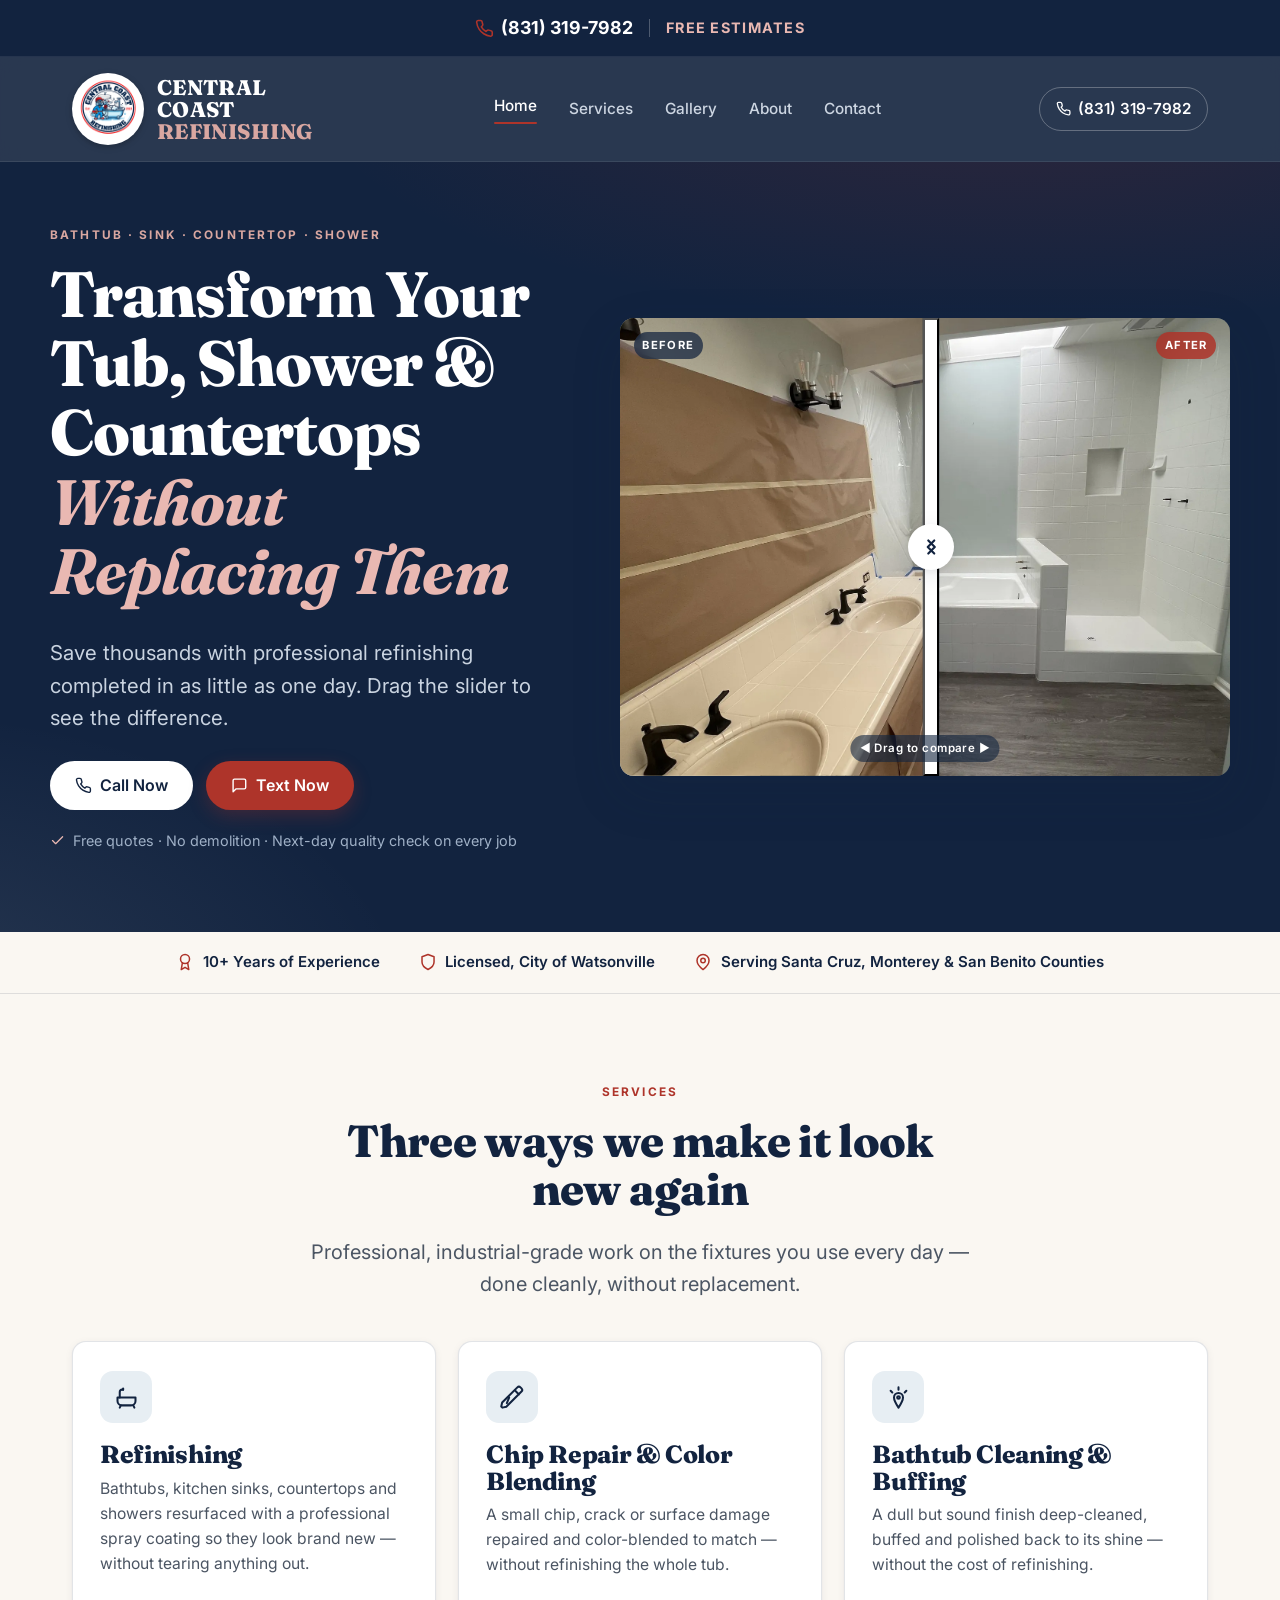
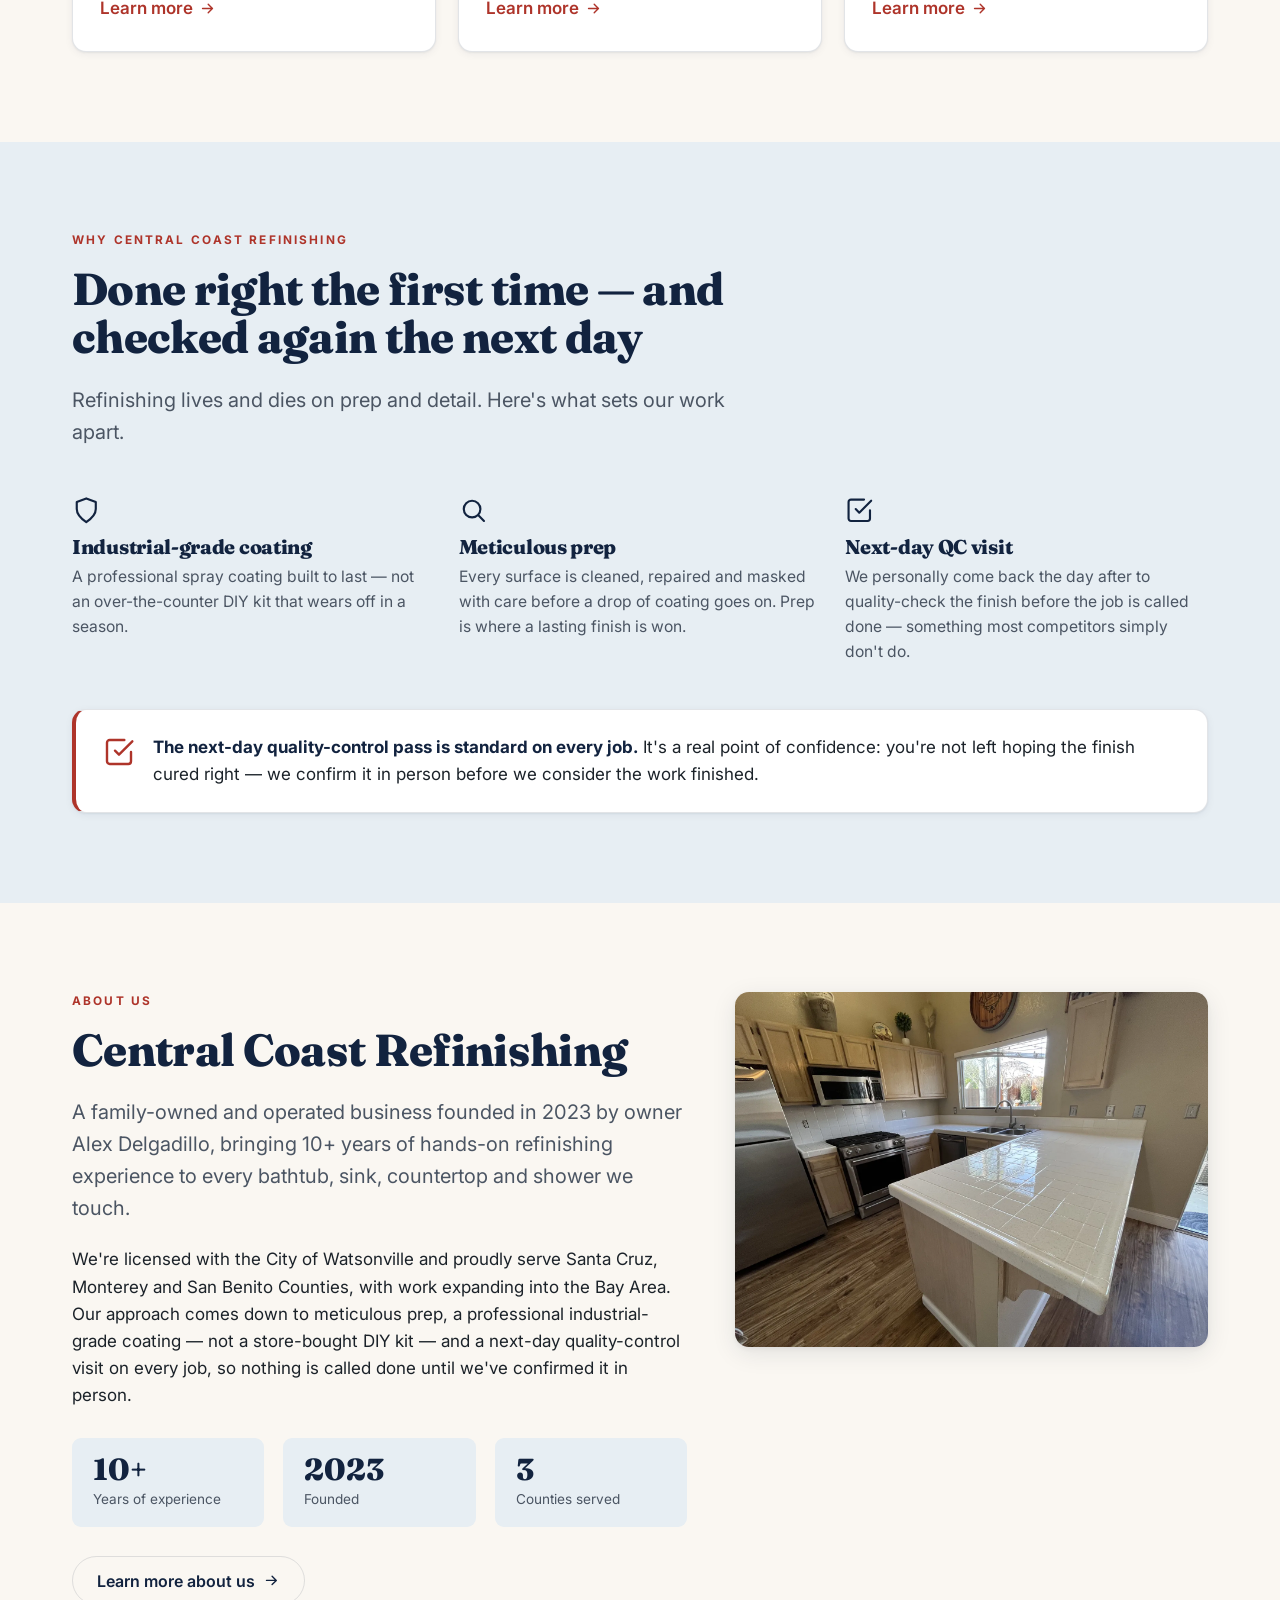
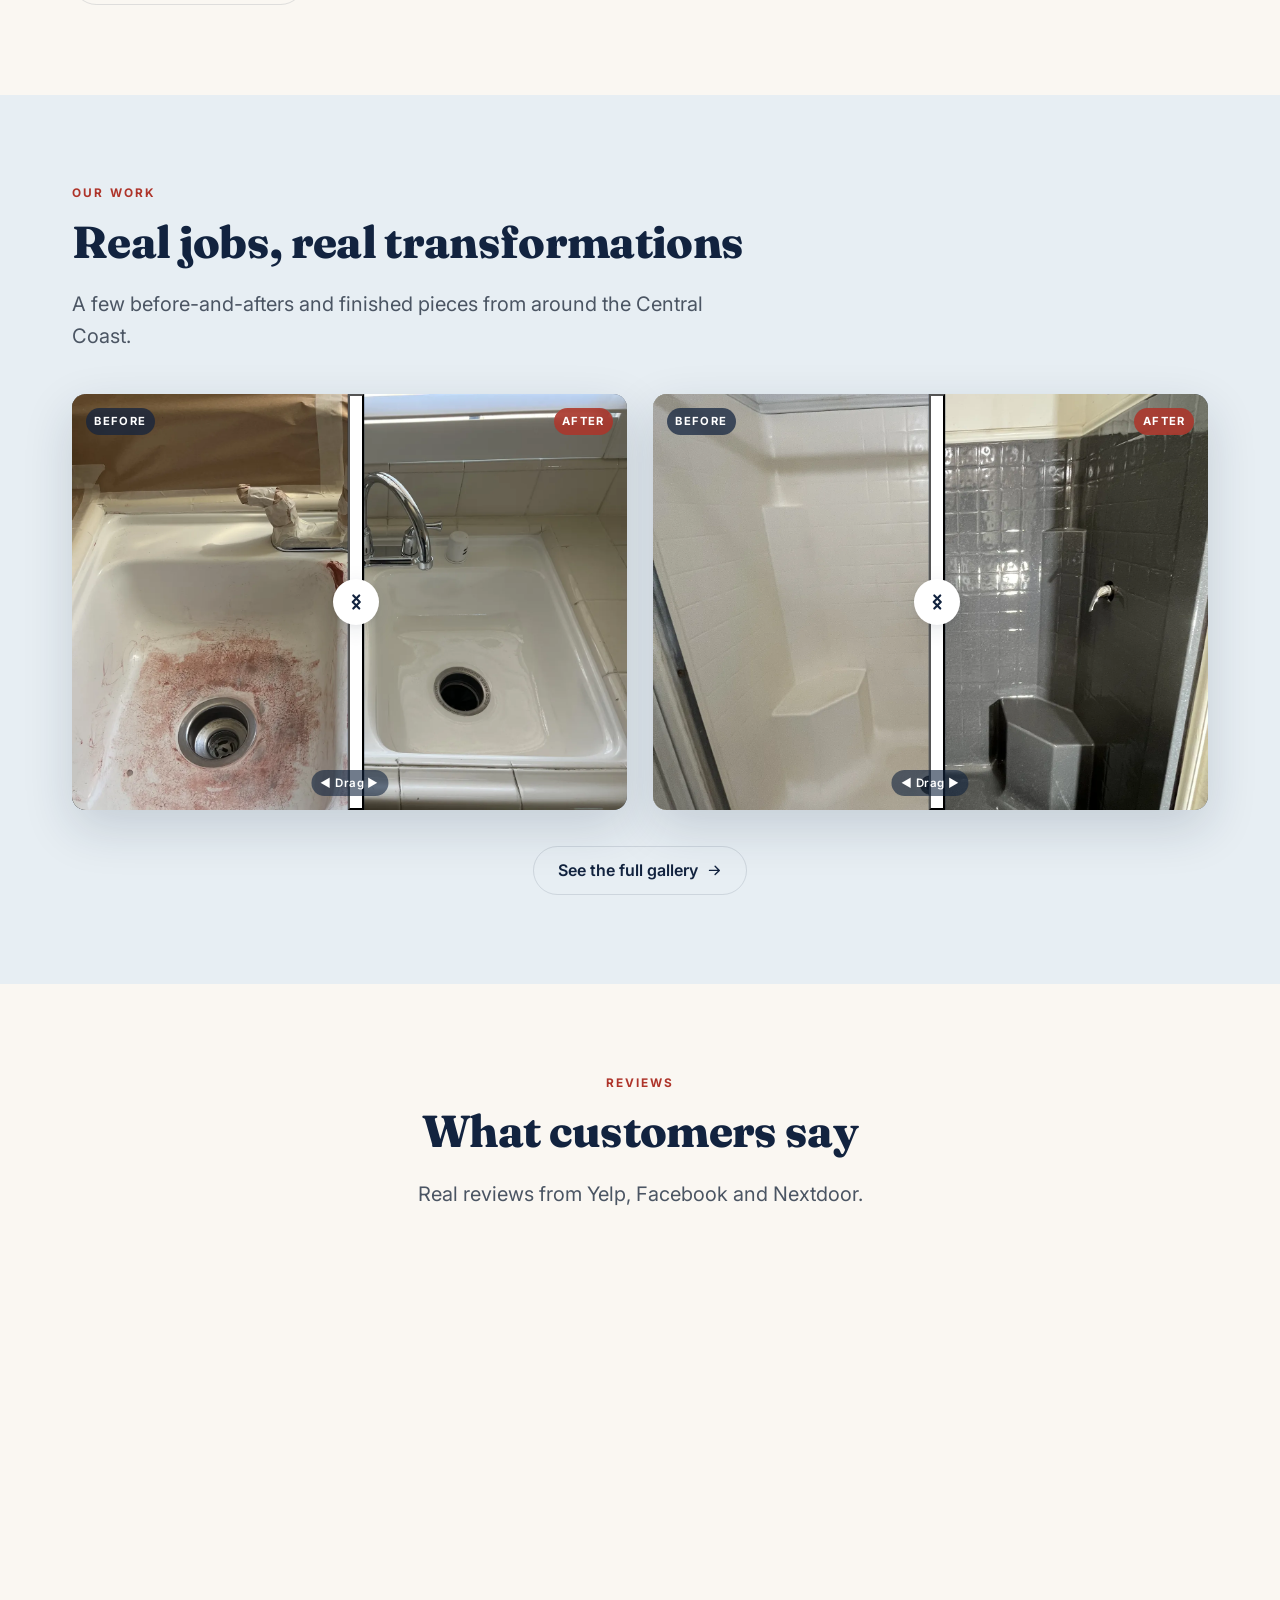
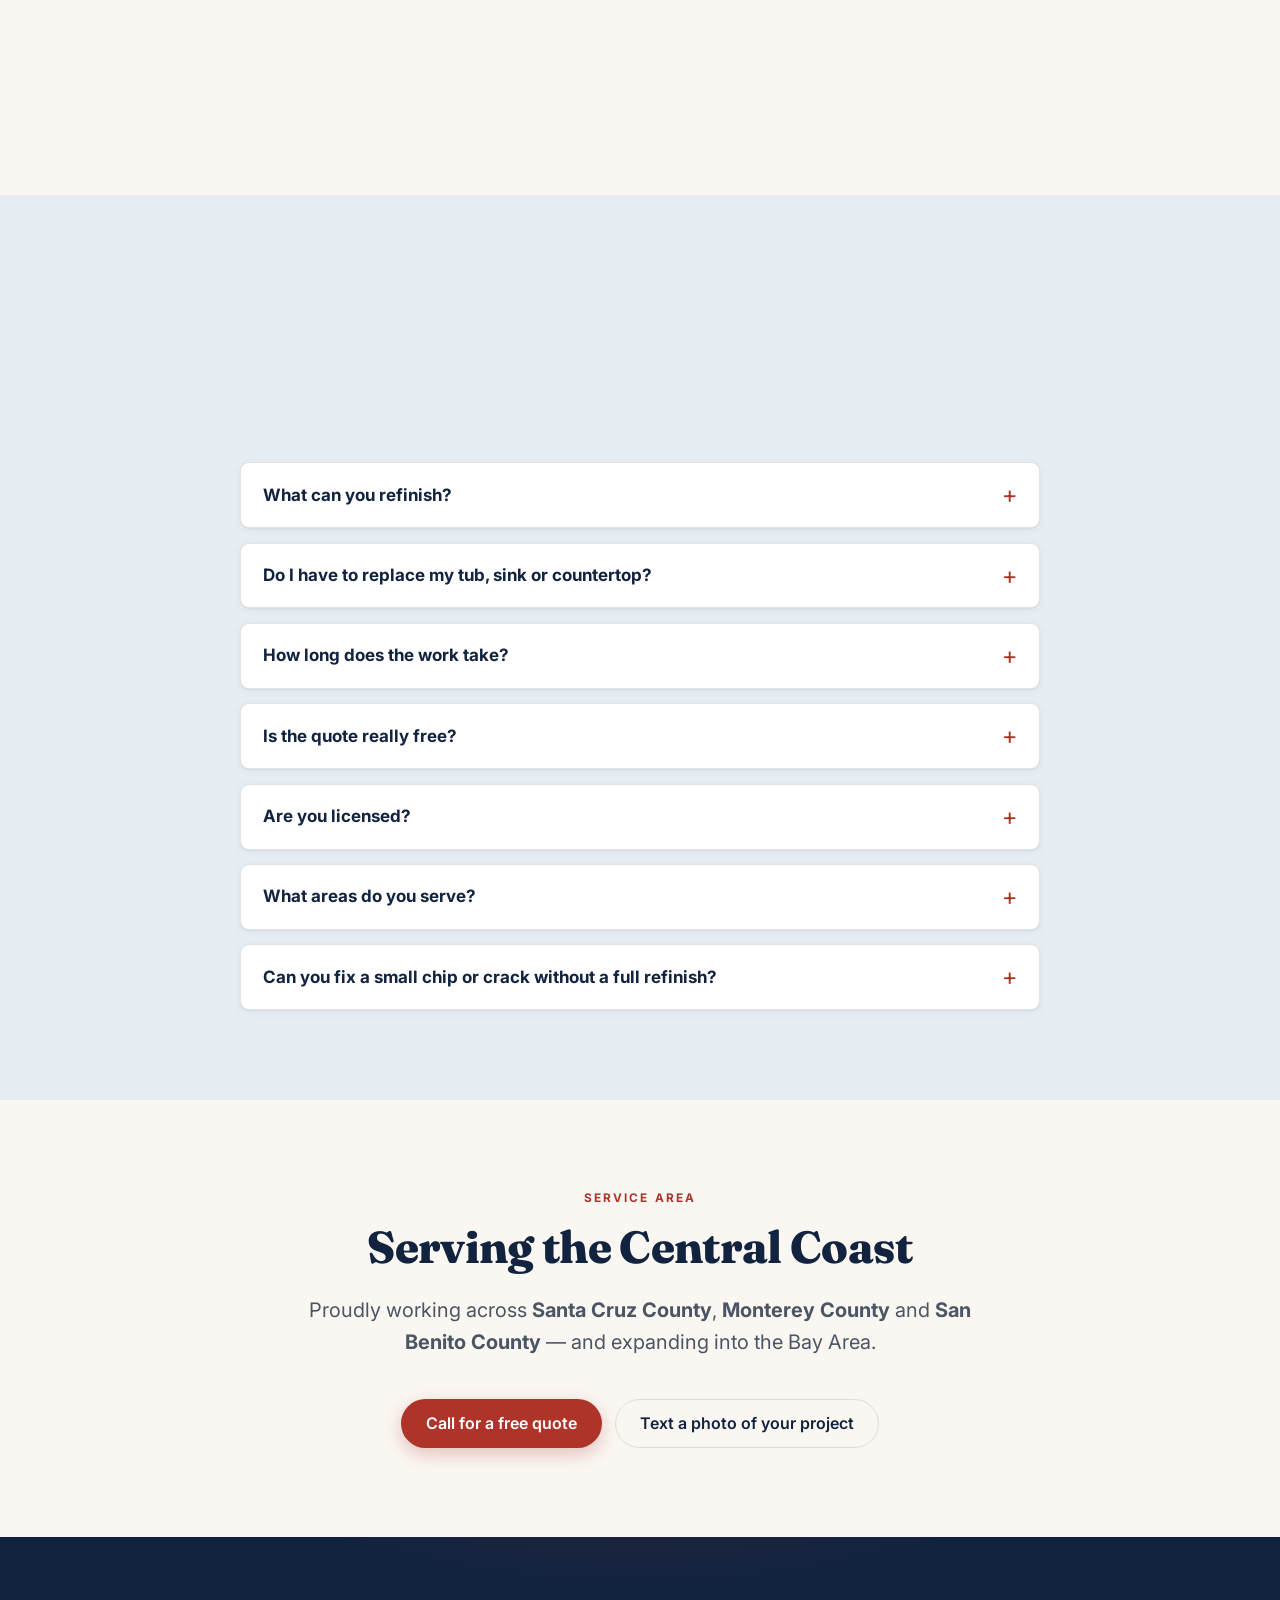
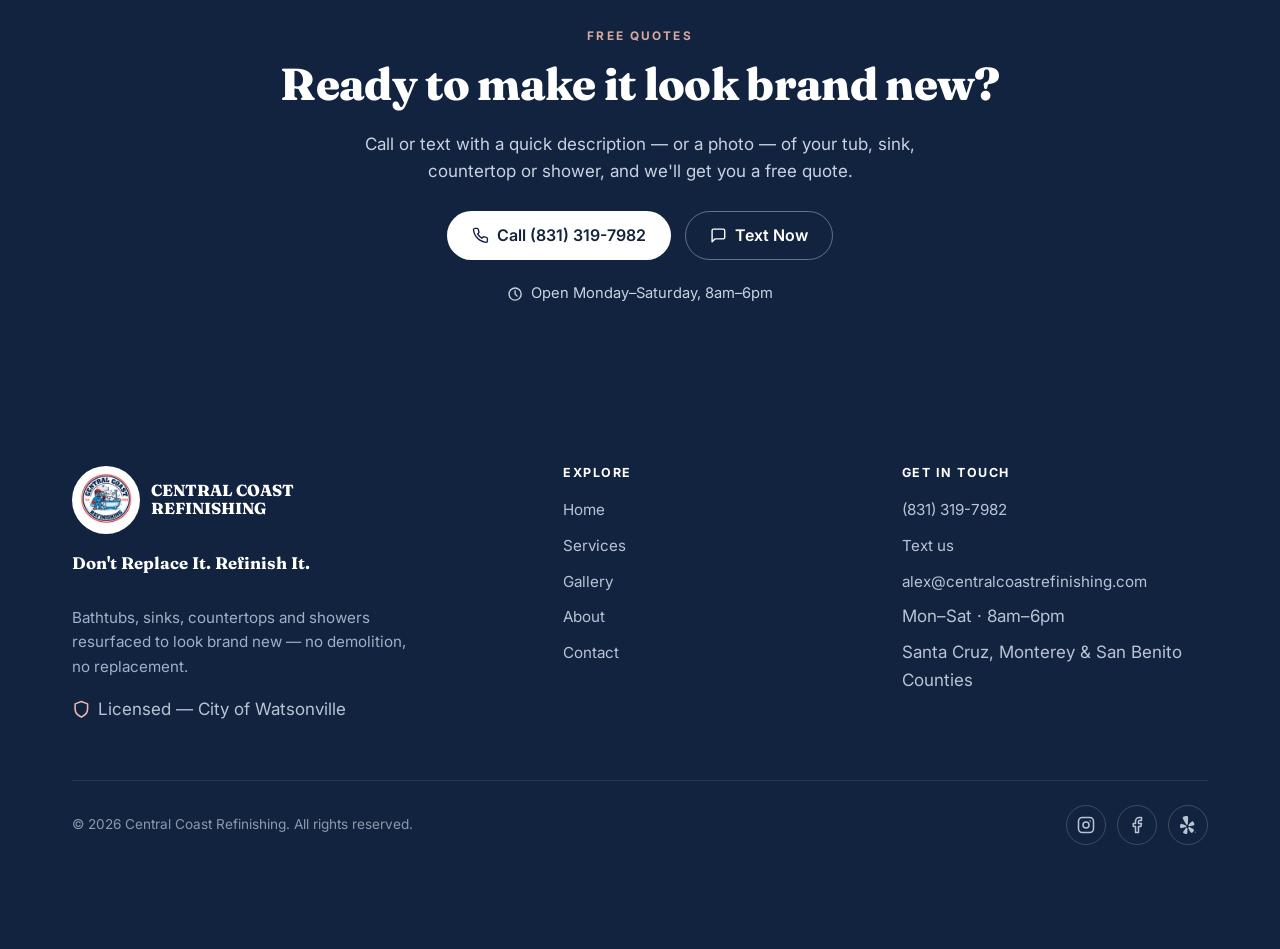
<file: index.html>
<!DOCTYPE html>
<html lang="en">
<head>
<meta charset="UTF-8">
<meta name="viewport" content="width=device-width, initial-scale=1">
<title>Central Coast Refinishing | Bathtub, Sink & Countertop Refinishing</title>
<meta name="description" content="Central Coast Refinishing resurfaces bathtubs, sinks, countertops and showers so they look brand new — no demolition, no replacement. Serving Santa Cruz, Monterey & San Benito Counties. Call or text for a free quote.">
<link rel="canonical" href="index.html">

<!-- Open Graph -->
<meta property="og:type" content="website">
<meta property="og:title" content="Central Coast Refinishing | Transform Your Tub, Shower &amp; Countertops Without Replacing Them">
<meta property="og:description" content="Bathtubs, sinks, countertops and showers resurfaced to look brand new — without the cost and mess of tearing them out. Serving Santa Cruz, Monterey & San Benito Counties.">
<meta property="og:image" content="images/og-image.jpg">
<meta name="twitter:card" content="summary_large_image">

<link rel="icon" href="favicon.ico" sizes="any">
<link rel="icon" type="image/png" href="images/logo/favicon-32.png" sizes="32x32">
<link rel="apple-touch-icon" href="apple-touch-icon.png">

<link rel="preconnect" href="https://fonts.googleapis.com">
<link rel="preconnect" href="https://fonts.gstatic.com" crossorigin>
<link href="https://fonts.googleapis.com/css2?family=Fraunces:opsz,wght@9..144,600;9..144,700;9..144,800;9..144,900&family=Inter:wght@400;500;600;700&display=swap" rel="stylesheet">
<link rel="stylesheet" href="css/style.css?v=9">
<noscript><style>.reveal{opacity:1;transform:none}</style></noscript>

<script type="application/ld+json">
{
  "@context": "https://schema.org",
  "@type": "LocalBusiness",
  "name": "Central Coast Refinishing",
  "description": "Bathtub, sink, countertop and shower refinishing, chip repair, and buff & polish. Fixtures resurfaced to look brand new without demolition or replacement.",
  "image": "images/og-image.jpg",
  "logo": "images/logo/logo.png",
  "telephone": "+1-831-319-7982",
  "email": "alex@centralcoastrefinishing.com",
  "url": "index.html",
  "founder": { "@type": "Person", "name": "Alex Delgadillo" },
  "foundingDate": "2023",
  "areaServed": [
    { "@type": "AdministrativeArea", "name": "Santa Cruz County, California" },
    { "@type": "AdministrativeArea", "name": "Monterey County, California" },
    { "@type": "AdministrativeArea", "name": "San Benito County, California" }
  ],
  "openingHoursSpecification": [{
    "@type": "OpeningHoursSpecification",
    "dayOfWeek": ["Monday","Tuesday","Wednesday","Thursday","Friday","Saturday"],
    "opens": "08:00", "closes": "18:00"
  }],
  "sameAs": [
    "https://www.instagram.com/centralcoast_refinishing/",
    "https://www.facebook.com/profile.php?id=61558514482755",
    "https://yelp.to/YThw_GFJgo"
  ]
}
</script>
<script type="application/ld+json">
{
  "@context": "https://schema.org",
  "@type": "FAQPage",
  "mainEntity": [
    {
      "@type": "Question",
      "name": "What can you refinish?",
      "acceptedAnswer": { "@type": "Answer", "text": "Bathtubs, kitchen sinks, countertops and showers. We also repair chips and cracks, and offer buff & polish for surfaces that just need a refresh rather than a full recoat." }
    },
    {
      "@type": "Question",
      "name": "Do I have to replace my tub, sink or countertop?",
      "acceptedAnswer": { "@type": "Answer", "text": "No. Refinishing resurfaces your existing fixture with a professional, industrial-grade coating so it looks brand new — without demolition or replacement." }
    },
    {
      "@type": "Question",
      "name": "How long does the work take?",
      "acceptedAnswer": { "@type": "Answer", "text": "Most jobs are completed in a single visit. We then return the next day for a hands-on quality-control check before calling the job done." }
    },
    {
      "@type": "Question",
      "name": "Is the quote really free?",
      "acceptedAnswer": { "@type": "Answer", "text": "Yes. Call or text a quick description, or a photo, of your project, and we'll give you a free, no-obligation quote." }
    },
    {
      "@type": "Question",
      "name": "Are you licensed?",
      "acceptedAnswer": { "@type": "Answer", "text": "Yes, Central Coast Refinishing is licensed with the City of Watsonville." }
    },
    {
      "@type": "Question",
      "name": "What areas do you serve?",
      "acceptedAnswer": { "@type": "Answer", "text": "Santa Cruz, Monterey and San Benito Counties, with work expanding into the Bay Area." }
    },
    {
      "@type": "Question",
      "name": "Can you fix a small chip or crack without a full refinish?",
      "acceptedAnswer": { "@type": "Answer", "text": "Yes, chip and crack repair is one of our core services, done on its own without recoating the whole fixture." }
    }
  ]
}
</script>
</head>
<body>

<!-- ============ TOP BAR ============ -->
<div class="topbar">
  <div class="wrap topbar__inner">
    <a class="topbar__phone" href="tel:+18313197982">
      <svg viewBox="0 0 24 24" fill="none" stroke="currentColor" stroke-width="2" stroke-linecap="round" stroke-linejoin="round" aria-hidden="true"><path d="M22 16.92v3a2 2 0 0 1-2.18 2 19.79 19.79 0 0 1-8.63-3.07 19.5 19.5 0 0 1-6-6 19.79 19.79 0 0 1-3.07-8.67A2 2 0 0 1 4.11 2h3a2 2 0 0 1 2 1.72c.13.96.36 1.9.7 2.81a2 2 0 0 1-.45 2.11L8.09 9.91a16 16 0 0 0 6 6l1.27-1.27a2 2 0 0 1 2.11-.45c.9.34 1.85.57 2.81.7A2 2 0 0 1 22 16.92z"/></svg>
      (831) 319-7982
    </a>
    <span class="topbar__divider" aria-hidden="true"></span>
    <span class="topbar__estimate">Free Estimates</span>
  </div>
</div>

<!-- ============ HEADER ============ -->
<header class="header" id="site-header">
  <div class="wrap header__inner">
    <a class="brand" href="index.html" aria-label="Central Coast Refinishing home">
      <picture><source srcset="images/logo/logo.webp" type="image/webp"><img class="brand__logo" src="images/logo/logo.png" alt="" width="72" height="72"></picture>
      <span class="brand__name">Central Coast <span>Refinishing</span></span>
    </a>
    <nav class="nav" aria-label="Primary">
      <a href="index.html" class="active" aria-current="page">Home</a>
      <a href="services.html">Services</a>
      <a href="gallery.html">Gallery</a>
      <a href="about.html">About</a>
      <a href="contact.html">Contact</a>
    </nav>
    <a class="header__phone" href="tel:+18313197982">
      <svg viewBox="0 0 24 24" fill="none" stroke="currentColor" stroke-width="2" stroke-linecap="round" stroke-linejoin="round" aria-hidden="true"><path d="M22 16.92v3a2 2 0 0 1-2.18 2 19.79 19.79 0 0 1-8.63-3.07 19.5 19.5 0 0 1-6-6 19.79 19.79 0 0 1-3.07-8.67A2 2 0 0 1 4.11 2h3a2 2 0 0 1 2 1.72c.13.96.36 1.9.7 2.81a2 2 0 0 1-.45 2.11L8.09 9.91a16 16 0 0 0 6 6l1.27-1.27a2 2 0 0 1 2.11-.45c.9.34 1.85.57 2.81.7A2 2 0 0 1 22 16.92z"/></svg>
      (831) 319-7982
    </a>
    <button class="nav-toggle" aria-label="Menu" aria-expanded="false" aria-controls="site-header">
      <span></span><span></span><span></span>
    </button>
  </div>
</header>

<main>

<!-- ============ HERO ============ -->
<section class="hero">
  <div class="wrap hero__grid">
    <div class="hero__copy">
      <span class="eyebrow on-navy">Bathtub · Sink · Countertop · Shower</span>
      <h1>Transform Your Tub, Shower &amp; Countertops <em>Without Replacing Them</em></h1>
      <p class="hero__sub">Save thousands with professional refinishing completed in as little as one day. Drag the slider to see the difference.</p>
      <div class="btn-row">
        <a class="btn btn--onnavy" href="tel:+18313197982">
          <svg viewBox="0 0 24 24" fill="none" stroke="currentColor" stroke-width="2" stroke-linecap="round" stroke-linejoin="round" aria-hidden="true"><path d="M22 16.92v3a2 2 0 0 1-2.18 2 19.79 19.79 0 0 1-8.63-3.07 19.5 19.5 0 0 1-6-6 19.79 19.79 0 0 1-3.07-8.67A2 2 0 0 1 4.11 2h3a2 2 0 0 1 2 1.72c.13.96.36 1.9.7 2.81a2 2 0 0 1-.45 2.11L8.09 9.91a16 16 0 0 0 6 6l1.27-1.27a2 2 0 0 1 2.11-.45c.9.34 1.85.57 2.81.7A2 2 0 0 1 22 16.92z"/></svg>
          Call Now
        </a>
        <a class="btn btn--primary" href="sms:+18313197982">
          <svg viewBox="0 0 24 24" fill="none" stroke="currentColor" stroke-width="2" stroke-linecap="round" stroke-linejoin="round" aria-hidden="true"><path d="M21 15a2 2 0 0 1-2 2H7l-4 4V5a2 2 0 0 1 2-2h14a2 2 0 0 1 2 2z"/></svg>
          Text Now
        </a>
      </div>
      <p class="hero__note">
        <svg viewBox="0 0 24 24" fill="none" stroke="currentColor" stroke-width="2" stroke-linecap="round" stroke-linejoin="round" aria-hidden="true"><path d="M20 6 9 17l-5-5"/></svg>
        Free quotes · No demolition · Next-day quality check on every job
      </p>
    </div>

    <div class="hero__media">
      <!-- Signature before/after reveal slider -->
      <div class="ba" data-ba>
        <picture><source srcset="images/before-after/bathroom-after.webp" type="image/webp"><img class="ba__img ba__after"
             src="images/before-after/bathroom-after.jpg"
             alt="A bathroom after refinishing — a bright white tub, refreshed vanity and refinished shower"></picture>
        <div class="ba__before-wrap">
          <picture><source srcset="images/before-after/bathroom-before.webp" type="image/webp"><img class="ba__img"
               src="images/before-after/bathroom-before.jpg"
               alt="The same bathroom before refinishing — dated fixtures and a worn vanity, masked off for the job"></picture>
        </div>
        <span class="ba__tag ba__tag--before">Before</span>
        <span class="ba__tag ba__tag--after">After</span>
        <button class="ba__handle" type="button" role="slider" aria-label="Reveal before and after"
                aria-valuemin="0" aria-valuemax="100" aria-valuenow="50">
          <span class="ba__knob">
            <svg viewBox="0 0 24 24" fill="none" stroke="currentColor" stroke-width="2" stroke-linecap="round" stroke-linejoin="round" aria-hidden="true"><path d="m15 18-6-6 6-6"/><path d="m9 6 6 6-6 6" transform="translate(0.5 0)"/></svg>
          </span>
        </button>
        <span class="ba__hint">◀ Drag to compare ▶</span>
      </div>
    </div>
  </div>
</section>

<!-- ============ TRUST STRIP ============ -->
<section class="trust">
  <div class="wrap trust__row">
    <span class="trust__item"><svg viewBox="0 0 24 24" fill="none" stroke="currentColor" stroke-width="2" stroke-linecap="round" stroke-linejoin="round" aria-hidden="true"><circle cx="12" cy="8" r="6"/><path d="M15.477 12.89 17 22l-5-3-5 3 1.523-9.11"/></svg> 10+ Years of Experience</span>
    <span class="trust__item"><svg viewBox="0 0 24 24" fill="none" stroke="currentColor" stroke-width="2" stroke-linecap="round" stroke-linejoin="round" aria-hidden="true"><path d="M12 22s8-4 8-10V5l-8-3-8 3v7c0 6 8 10 8 10z"/></svg> Licensed, City of Watsonville</span>
    <span class="trust__item"><svg viewBox="0 0 24 24" fill="none" stroke="currentColor" stroke-width="2" stroke-linecap="round" stroke-linejoin="round" aria-hidden="true"><path d="M20 10c0 6-8 12-8 12s-8-6-8-12a8 8 0 0 1 16 0z"/><circle cx="12" cy="10" r="3"/></svg> Serving Santa Cruz, Monterey &amp; San Benito Counties</span>
  </div>
</section>

<!-- ============ SERVICES OVERVIEW ============ -->
<section class="section" id="services">
  <div class="wrap">
    <div class="section-head center reveal">
      <span class="eyebrow">Services</span>
      <h2>Three ways we make it look new again</h2>
      <p class="lead">Professional, industrial-grade work on the fixtures you use every day — done cleanly, without replacement.</p>
    </div>
    <div class="grid-3">
      <article class="card reveal">
        <div class="card__icon"><svg viewBox="0 0 24 24" fill="none" stroke="currentColor" stroke-width="1.8" stroke-linecap="round" stroke-linejoin="round" aria-hidden="true"><path d="M4 12h16v3a4 4 0 0 1-4 4H8a4 4 0 0 1-4-4z"/><path d="M6 12V7a2 2 0 0 1 2-2h1"/><path d="M9 5V4"/><path d="M7 19l-1 2M18 19l1 2"/></svg></div>
        <h3>Refinishing</h3>
        <p>Bathtubs, kitchen sinks, countertops and showers resurfaced with a professional spray coating so they look brand new — without tearing anything out.</p>
        <a class="card__link" href="services.html#refinishing">Learn more <svg viewBox="0 0 24 24" fill="none" stroke="currentColor" stroke-width="2" stroke-linecap="round" stroke-linejoin="round" aria-hidden="true"><path d="M5 12h14M13 6l6 6-6 6"/></svg></a>
      </article>
      <article class="card reveal d1">
        <div class="card__icon"><svg viewBox="0 0 24 24" fill="none" stroke="currentColor" stroke-width="1.8" stroke-linecap="round" stroke-linejoin="round" aria-hidden="true"><path d="m14.7 6.3 3 3M3 21l3.5-.8L20 6.7a2 2 0 0 0 0-2.8l-.9-.9a2 2 0 0 0-2.8 0L2.8 16.5 2 20z"/><path d="M9 12l-2 5"/></svg></div>
        <h3>Chip Repair &amp; Color Blending</h3>
        <p>A small chip, crack or surface damage repaired and color-blended to match — without refinishing the whole tub.</p>
        <a class="card__link" href="services.html#chip-repair">Learn more <svg viewBox="0 0 24 24" fill="none" stroke="currentColor" stroke-width="2" stroke-linecap="round" stroke-linejoin="round" aria-hidden="true"><path d="M5 12h14M13 6l6 6-6 6"/></svg></a>
      </article>
      <article class="card reveal d2">
        <div class="card__icon"><svg viewBox="0 0 24 24" fill="none" stroke="currentColor" stroke-width="1.8" stroke-linecap="round" stroke-linejoin="round" aria-hidden="true"><path d="M12 3v2M5 6l1.5 1.5M19 6l-1.5 1.5"/><path d="M12 8a4 4 0 0 0-4 4c0 3 4 9 4 9s4-6 4-9a4 4 0 0 0-4-4z"/><circle cx="12" cy="12" r="1.2"/></svg></div>
        <h3>Bathtub Cleaning &amp; Buffing</h3>
        <p>A dull but sound finish deep-cleaned, buffed and polished back to its shine — without the cost of refinishing.</p>
        <a class="card__link" href="services.html#buff-polish">Learn more <svg viewBox="0 0 24 24" fill="none" stroke="currentColor" stroke-width="2" stroke-linecap="round" stroke-linejoin="round" aria-hidden="true"><path d="M5 12h14M13 6l6 6-6 6"/></svg></a>
      </article>
    </div>
  </div>
</section>

<!-- ============ WHY US ============ -->
<section class="section section--gloss">
  <div class="wrap">
    <div class="section-head reveal">
      <span class="eyebrow">Why Central Coast Refinishing</span>
      <h2>Done right the first time — and checked again the next day</h2>
      <p class="lead">Refinishing lives and dies on prep and detail. Here's what sets our work apart.</p>
    </div>
    <div class="why-grid">
      <div class="why-item reveal">
        <span class="why-item__num"><svg viewBox="0 0 24 24" fill="none" stroke="currentColor" stroke-width="1.8" stroke-linecap="round" stroke-linejoin="round" aria-hidden="true"><path d="M12 2 4 5v6c0 5 3.5 8 8 11 4.5-3 8-6 8-11V5z"/></svg></span>
        <h3>Industrial-grade coating</h3>
        <p>A professional spray coating built to last — not an over-the-counter DIY kit that wears off in a season.</p>
      </div>
      <div class="why-item reveal d1">
        <span class="why-item__num"><svg viewBox="0 0 24 24" fill="none" stroke="currentColor" stroke-width="1.8" stroke-linecap="round" stroke-linejoin="round" aria-hidden="true"><circle cx="11" cy="11" r="7"/><path d="m21 21-4.3-4.3"/></svg></span>
        <h3>Meticulous prep</h3>
        <p>Every surface is cleaned, repaired and masked with care before a drop of coating goes on. Prep is where a lasting finish is won.</p>
      </div>
      <div class="why-item reveal d2">
        <span class="why-item__num"><svg viewBox="0 0 24 24" fill="none" stroke="currentColor" stroke-width="1.8" stroke-linecap="round" stroke-linejoin="round" aria-hidden="true"><path d="M9 11l3 3L22 4"/><path d="M21 12v7a2 2 0 0 1-2 2H5a2 2 0 0 1-2-2V5a2 2 0 0 1 2-2h11"/></svg></span>
        <h3>Next-day QC visit</h3>
        <p>We personally come back the day after to quality-check the finish before the job is called done — something most competitors simply don't do.</p>
      </div>
    </div>
    <div class="qc-banner reveal">
      <svg viewBox="0 0 24 24" fill="none" stroke="currentColor" stroke-width="1.8" stroke-linecap="round" stroke-linejoin="round" aria-hidden="true"><path d="M9 11l3 3L22 4"/><path d="M21 12v7a2 2 0 0 1-2 2H5a2 2 0 0 1-2-2V5a2 2 0 0 1 2-2h11"/></svg>
      <p><strong>The next-day quality-control pass is standard on every job.</strong> It's a real point of confidence: you're not left hoping the finish cured right — we confirm it in person before we consider the work finished.</p>
    </div>
  </div>
</section>

<!-- ============ ABOUT US ============ -->
<section class="section" id="about-us">
  <div class="wrap about-grid">
    <div class="about-body reveal">
      <span class="eyebrow">About Us</span>
      <h2>Central Coast Refinishing</h2>
      <p class="lead">A family-owned and operated business founded in 2023 by owner Alex Delgadillo, bringing 10+ years of hands-on refinishing experience to every bathtub, sink, countertop and shower we touch.</p>
      <p>We're licensed with the City of Watsonville and proudly serve Santa Cruz, Monterey and San Benito Counties, with work expanding into the Bay Area. Our approach comes down to meticulous prep, a professional industrial-grade coating — not a store-bought DIY kit — and a next-day quality-control visit on every job, so nothing is called done until we've confirmed it in person.</p>
      <div class="stat-row">
        <div class="stat"><div class="stat__n">10+</div><div class="stat__l">Years of experience</div></div>
        <div class="stat"><div class="stat__n">2023</div><div class="stat__l">Founded</div></div>
        <div class="stat"><div class="stat__n">3</div><div class="stat__l">Counties served</div></div>
      </div>
      <div class="btn-row" style="margin-top:0.4rem">
        <a class="btn btn--ghost" href="about.html">Learn more about us <svg viewBox="0 0 24 24" fill="none" stroke="currentColor" stroke-width="2" stroke-linecap="round" stroke-linejoin="round" aria-hidden="true"><path d="M5 12h14M13 6l6 6-6 6"/></svg></a>
      </div>
    </div>
    <aside class="about-media reveal d1">
      <picture><source srcset="images/gallery/gallery-09.webp" type="image/webp"><img src="images/gallery/gallery-09.jpg" alt="Refinished white kitchen island and counters with stainless appliances" loading="lazy" width="1600" height="1200"></picture>
    </aside>
  </div>
</section>

<!-- ============ GALLERY TEASER ============ -->
<section class="section section--gloss">
  <div class="wrap">
    <div class="section-head reveal">
      <span class="eyebrow">Our Work</span>
      <h2>Real jobs, real transformations</h2>
      <p class="lead">A few before-and-afters and finished pieces from around the Central Coast.</p>
    </div>
    <div class="ba-grid reveal">
      <div class="ba-card">
        <div class="ba" data-ba>
          <picture><source srcset="images/before-after/sink-red-after.webp" type="image/webp"><img class="ba__img ba__after" src="images/before-after/sink-red-after.jpg" alt="A double kitchen sink after refinishing — bright, spotless white"></picture>
          <div class="ba__before-wrap">
            <picture><source srcset="images/before-after/sink-red-before.webp" type="image/webp"><img class="ba__img" src="images/before-after/sink-red-before.jpg" alt="The same double kitchen sink before refinishing — stained with heavy rust"></picture>
          </div>
          <span class="ba__tag ba__tag--before">Before</span>
          <span class="ba__tag ba__tag--after">After</span>
          <button class="ba__handle" type="button" role="slider" aria-label="Reveal before and after" aria-valuemin="0" aria-valuemax="100" aria-valuenow="50"><span class="ba__knob"><svg viewBox="0 0 24 24" fill="none" stroke="currentColor" stroke-width="2" stroke-linecap="round" stroke-linejoin="round" aria-hidden="true"><path d="m15 18-6-6 6-6"/><path d="m9 6 6 6-6 6" transform="translate(0.5 0)"/></svg></span></button>
          <span class="ba__hint">◀ Drag ▶</span>
        </div>
      </div>
      <div class="ba-card">
        <div class="ba" data-ba>
          <picture><source srcset="images/before-after/shower-white-after.webp" type="image/webp"><img class="ba__img ba__after" src="images/before-after/shower-white-after.jpg" alt="A fiberglass shower stall after refinishing in a modern charcoal-grey finish"></picture>
          <div class="ba__before-wrap">
            <picture><source srcset="images/before-after/shower-white-before.webp" type="image/webp"><img class="ba__img" src="images/before-after/shower-white-before.jpg" alt="The same fiberglass shower stall before refinishing — dated and worn"></picture>
          </div>
          <span class="ba__tag ba__tag--before">Before</span>
          <span class="ba__tag ba__tag--after">After</span>
          <button class="ba__handle" type="button" role="slider" aria-label="Reveal before and after" aria-valuemin="0" aria-valuemax="100" aria-valuenow="50"><span class="ba__knob"><svg viewBox="0 0 24 24" fill="none" stroke="currentColor" stroke-width="2" stroke-linecap="round" stroke-linejoin="round" aria-hidden="true"><path d="m15 18-6-6 6-6"/><path d="m9 6 6 6-6 6" transform="translate(0.5 0)"/></svg></span></button>
          <span class="ba__hint">◀ Drag ▶</span>
        </div>
      </div>
    </div>
    <div class="btn-row center reveal" style="margin-top:2.2rem">
      <a class="btn btn--ghost" href="gallery.html">See the full gallery <svg viewBox="0 0 24 24" fill="none" stroke="currentColor" stroke-width="2" stroke-linecap="round" stroke-linejoin="round" aria-hidden="true"><path d="M5 12h14M13 6l6 6-6 6"/></svg></a>
    </div>
  </div>
</section>

<!-- ============ TESTIMONIALS ============ -->
<section class="section">
  <div class="wrap">
    <div class="section-head center reveal">
      <span class="eyebrow">Reviews</span>
      <h2>What customers say</h2>
      <p class="lead">Real reviews from Yelp, Facebook and Nextdoor.</p>
    </div>
    <div class="testi-track-wrap reveal">
      <div class="testi-track">
        <figure class="testi"><div class="testi__stars" aria-label="5 out of 5 stars">★★★★★</div><blockquote class="testi__quote">"This is the company you want to hire. Alex is professional and very thorough — someone you feel comfortable inviting into your home. He repaired hairline cracks in my shower and got the finish exactly how I'd envisioned it."</blockquote><figcaption class="testi__by">Christyn A. <span class="testi__src">· Yelp</span></figcaption></figure>
        <figure class="testi"><div class="testi__stars" aria-label="5 out of 5 stars">★★★★★</div><blockquote class="testi__quote">"Alex is so easy to work with — responsible, reasonable, and gets the job done right. He's redone bathtubs in 22 of my rental units over the years, and they still look beautiful."</blockquote><figcaption class="testi__by">Sandra M. <span class="testi__src">· Yelp</span></figcaption></figure>
        <figure class="testi"><div class="testi__stars" aria-label="5 out of 5 stars">★★★★★</div><blockquote class="testi__quote">"Alex refinished both my bathtub and my fireplace — went from drab to beautiful. Amazing work, very professional, courteous, and a strong work ethic."</blockquote><figcaption class="testi__by">Deb S. <span class="testi__src">· Yelp</span></figcaption></figure>
        <figure class="testi"><div class="testi__stars" aria-label="5 stars">★★★★★</div><blockquote class="testi__quote">"Alex repaired and repainted my cracked bathroom vanity sink — it looks better than new. He was courteous, quiet, and detail-oriented from start to finish, and even matched the paint to my Kohler tub."</blockquote><figcaption class="testi__by">Thomas <span class="testi__src">· Facebook</span></figcaption></figure>
        <figure class="testi"><div class="testi__stars" aria-label="5 stars">★★★★★</div><blockquote class="testi__quote">"Just had a forty-year-old shower pan refinished by Alex — so much more affordable than replacement, and it turned out beautiful and like new. A real craftsman who's easy to work with."</blockquote><figcaption class="testi__by">Sunny Mesa <span class="testi__src">· Facebook</span></figcaption></figure>
        <figure class="testi"><div class="testi__stars" aria-label="5 stars">★★★★★</div><blockquote class="testi__quote">"Our old fiberglass shower insert from the '70s looked brand new after Alex refinished it — we are so happy with the results."</blockquote><figcaption class="testi__by">Corralitos <span class="testi__src">· Nextdoor</span></figcaption></figure>
        <figure class="testi"><div class="testi__stars" aria-label="5 stars">★★★★★</div><blockquote class="testi__quote">"Alex did a great job on my bathroom — it looks so fresh and new. Very professional, courteous, and accommodating."</blockquote><figcaption class="testi__by">Royal Oaks <span class="testi__src">· Nextdoor</span></figcaption></figure>
        <figure class="testi"><div class="testi__stars" aria-label="5 stars">★★★★★</div><blockquote class="testi__quote">"Our fireplace looked dull and dated — it now looks fresh, clean, and fantastic. Alex is a true professional."</blockquote><figcaption class="testi__by">Facebook review <span class="testi__src">· Facebook</span></figcaption></figure>
      </div>
      <div class="testi-nav">
        <button type="button" data-testi-prev aria-label="Previous reviews"><svg viewBox="0 0 24 24" fill="none" stroke="currentColor" stroke-width="2" stroke-linecap="round" stroke-linejoin="round" aria-hidden="true"><path d="m15 18-6-6 6-6"/></svg></button>
        <button type="button" data-testi-next aria-label="More reviews"><svg viewBox="0 0 24 24" fill="none" stroke="currentColor" stroke-width="2" stroke-linecap="round" stroke-linejoin="round" aria-hidden="true"><path d="m9 18 6-6-6-6"/></svg></button>
      </div>
    </div>
  </div>
</section>

<!-- ============ FAQ ============ -->
<section class="section section--gloss">
  <div class="wrap">
    <div class="section-head center reveal">
      <span class="eyebrow">FAQ</span>
      <h2>Frequently asked questions</h2>
      <p class="lead">Everything people usually ask before they call or text.</p>
    </div>
    <div class="faq-list reveal">
      <details class="faq-item">
        <summary>What can you refinish?</summary>
        <p>Bathtubs, kitchen sinks, countertops and showers. We also repair chips and cracks, and offer buff &amp; polish for surfaces that just need a refresh rather than a full recoat.</p>
      </details>
      <details class="faq-item">
        <summary>Do I have to replace my tub, sink or countertop?</summary>
        <p>No. Refinishing resurfaces your existing fixture with a professional, industrial-grade coating so it looks brand new — without demolition or replacement.</p>
      </details>
      <details class="faq-item">
        <summary>How long does the work take?</summary>
        <p>Most jobs are completed in a single visit. We then return the next day for a hands-on quality-control check before calling the job done.</p>
      </details>
      <details class="faq-item">
        <summary>Is the quote really free?</summary>
        <p>Yes. Call or text a quick description — or a photo — of your project, and we'll give you a free, no-obligation quote.</p>
      </details>
      <details class="faq-item">
        <summary>Are you licensed?</summary>
        <p>Yes, Central Coast Refinishing is licensed with the City of Watsonville.</p>
      </details>
      <details class="faq-item">
        <summary>What areas do you serve?</summary>
        <p>Santa Cruz, Monterey and San Benito Counties, with work expanding into the Bay Area.</p>
      </details>
      <details class="faq-item">
        <summary>Can you fix a small chip or crack without a full refinish?</summary>
        <p>Yes — chip and crack repair is one of our core services, done on its own without recoating the whole fixture.</p>
      </details>
    </div>
  </div>
</section>

<!-- ============ SERVICE AREA ============ -->
<section class="section">
  <div class="wrap center">
    <div class="section-head center reveal">
      <span class="eyebrow">Service Area</span>
      <h2>Serving the Central Coast</h2>
      <p class="lead">Proudly working across <strong>Santa Cruz County</strong>, <strong>Monterey County</strong> and <strong>San Benito County</strong> — and expanding into the Bay Area.</p>
    </div>
    <div class="btn-row center reveal">
      <a class="btn btn--primary" href="tel:+18313197982">Call for a free quote</a>
      <a class="btn btn--ghost" href="sms:+18313197982">Text a photo of your project</a>
    </div>
  </div>
</section>

<!-- ============ CLOSING CTA ============ -->
<section class="section cta-band">
  <div class="wrap reveal">
    <span class="eyebrow on-navy">Free Quotes</span>
    <h2>Ready to make it look brand new?</h2>
    <p>Call or text with a quick description — or a photo — of your tub, sink, countertop or shower, and we'll get you a free quote.</p>
    <div class="btn-row center" style="margin-top:1.6rem">
      <a class="btn btn--onnavy" href="tel:+18313197982"><svg viewBox="0 0 24 24" fill="none" stroke="currentColor" stroke-width="2" stroke-linecap="round" stroke-linejoin="round" aria-hidden="true"><path d="M22 16.92v3a2 2 0 0 1-2.18 2 19.79 19.79 0 0 1-8.63-3.07 19.5 19.5 0 0 1-6-6 19.79 19.79 0 0 1-3.07-8.67A2 2 0 0 1 4.11 2h3a2 2 0 0 1 2 1.72c.13.96.36 1.9.7 2.81a2 2 0 0 1-.45 2.11L8.09 9.91a16 16 0 0 0 6 6l1.27-1.27a2 2 0 0 1 2.11-.45c.9.34 1.85.57 2.81.7A2 2 0 0 1 22 16.92z"/></svg> Call (831) 319-7982</a>
      <a class="btn btn--onnavy-ghost" href="sms:+18313197982"><svg viewBox="0 0 24 24" fill="none" stroke="currentColor" stroke-width="2" stroke-linecap="round" stroke-linejoin="round" aria-hidden="true"><path d="M21 15a2 2 0 0 1-2 2H7l-4 4V5a2 2 0 0 1 2-2h14a2 2 0 0 1 2 2z"/></svg> Text Now</a>
    </div>
    <p class="cta-band__hours"><svg viewBox="0 0 24 24" fill="none" stroke="currentColor" stroke-width="2" stroke-linecap="round" stroke-linejoin="round" aria-hidden="true"><circle cx="12" cy="12" r="9"/><path d="M12 7v5l3 3"/></svg> Open Monday–Saturday, 8am–6pm</p>
  </div>
</section>

</main>

<!-- ============ FOOTER ============ -->
<footer class="footer">
  <div class="wrap">
    <div class="footer__grid">
      <div>
        <div class="footer__brand">
          <picture><source srcset="images/logo/logo.webp" type="image/webp"><img src="images/logo/logo.png" alt="Central Coast Refinishing logo" width="68" height="68"></picture>
          <span>Central Coast Refinishing</span>
        </div>
        <p class="footer__tag"><strong>Don't Replace It. Refinish It.</strong><br>Bathtubs, sinks, countertops and showers resurfaced to look brand new — no demolition, no replacement.</p>
        <p class="footer__license"><svg viewBox="0 0 24 24" fill="none" stroke="currentColor" stroke-width="2" stroke-linecap="round" stroke-linejoin="round" aria-hidden="true"><path d="M12 22s8-4 8-10V5l-8-3-8 3v7c0 6 8 10 8 10z"/></svg> Licensed — City of Watsonville</p>
      </div>
      <div>
        <h4>Explore</h4>
        <ul>
          <li><a href="index.html">Home</a></li>
          <li><a href="services.html">Services</a></li>
          <li><a href="gallery.html">Gallery</a></li>
          <li><a href="about.html">About</a></li>
          <li><a href="contact.html">Contact</a></li>
        </ul>
      </div>
      <div>
        <h4>Get in touch</h4>
        <ul>
          <li><a href="tel:+18313197982">(831) 319-7982</a></li>
          <li><a href="sms:+18313197982">Text us</a></li>
          <li><a href="mailto:alex@centralcoastrefinishing.com">alex@centralcoastrefinishing.com</a></li>
          <li>Mon–Sat · 8am–6pm</li>
          <li>Santa Cruz, Monterey &amp; San Benito Counties</li>
        </ul>
      </div>
    </div>
    <div class="footer__meta">
      <span>© <span data-year>2026</span> Central Coast Refinishing. All rights reserved.</span>
      <span class="footer__social">
        <a href="https://www.instagram.com/centralcoast_refinishing/" target="_blank" rel="noopener" aria-label="Instagram"><svg viewBox="0 0 24 24" fill="none" stroke="currentColor" stroke-width="2" stroke-linecap="round" stroke-linejoin="round" aria-hidden="true"><rect x="2" y="2" width="20" height="20" rx="5"/><circle cx="12" cy="12" r="4"/><circle cx="17.5" cy="6.5" r="1" fill="currentColor" stroke="none"/></svg></a>
        <a href="https://www.facebook.com/profile.php?id=61558514482755" target="_blank" rel="noopener" aria-label="Facebook"><svg viewBox="0 0 24 24" fill="none" stroke="currentColor" stroke-width="2" stroke-linecap="round" stroke-linejoin="round" aria-hidden="true"><path d="M18 2h-3a5 5 0 0 0-5 5v3H7v4h3v8h4v-8h3l1-4h-4V7a1 1 0 0 1 1-1h3z"/></svg></a>
        <a href="https://yelp.to/YThw_GFJgo" target="_blank" rel="noopener" aria-label="Yelp"><svg viewBox="0 0 24 24" fill="currentColor" aria-hidden="true"><path d="m7.6885 15.1415-3.6715.8483c-.3769.0871-.755.183-1.1452.155-.2611-.0188-.5122-.0414-.7606-.213a1.179 1.179 0 0 1-.331-.3594c-.3486-.5519-.3656-1.3661-.3697-2.0004a6.2874 6.2874 0 0 1 .3314-2.0642 1.857 1.857 0 0 1 .1073-.2474 2.3426 2.3426 0 0 1 .1255-.2165 2.4572 2.4572 0 0 1 .1563-.1975 1.1736 1.1736 0 0 1 .399-.2831 1.082 1.082 0 0 1 .4592-.0837c.2355.0016.5139.052.91.1734.0555.0191.1237.0382.1856.0572.3277.1013.7048.2404 1.1499.3987.6863.2404 1.3663.487 2.0463.7397l1.2117.4423c.2217.0807.4363.18.6412.297.174.0984.3273.2298.4512.387a1.217 1.217 0 0 1 .192.4309 1.2205 1.2205 0 0 1-.872 1.4522c-.0468.0151-.0852.0239-.1085.0293l-1.105.2553-.0031-.001zM18.8208 7.565a1.8506 1.8506 0 0 0-.2042-.1754 2.4082 2.4082 0 0 0-.2077-.1394 2.3607 2.3607 0 0 0-.2269-.109 1.1705 1.1705 0 0 0-.482-.0796 1.0862 1.0862 0 0 0-.4498.1263c-.2107.1048-.4388.2732-.742.5551-.042.0417-.0947.0886-.142.133-.2502.2351-.5286.5252-.8599.863a114.6363 114.6363 0 0 0-1.5166 1.5629l-.8962.9293a4.1897 4.1897 0 0 0-.4466.5483 1.541 1.541 0 0 0-.2364.5459 1.2199 1.2199 0 0 0 .0107.4518l.0046.02a1.218 1.218 0 0 0 1.4184.923 1.162 1.162 0 0 0 .1105-.0213l4.7781-1.104c.3766-.087.7587-.1667 1.097-.3631.2269-.1316.4428-.262.5909-.5252a1.1793 1.1793 0 0 0 .1405-.4683c.0733-.6512-.2668-1.3908-.5403-1.963a6.2792 6.2792 0 0 0-1.2001-1.7103zM8.9703.0754a8.6724 8.6724 0 0 0-.83.1564c-.2754.066-.548.1383-.8146.2236-.868.2844-2.0884.8063-2.295 1.8065-.1165.5655.1595 1.1439.3737 1.66.2595.6254.614 1.1889.9373 1.7777.8543 1.5545 1.7245 3.0993 2.5922 4.6457.259.4617.5416 1.0464 1.043 1.2856a1.058 1.058 0 0 0 .1013.0383c.2248.0851.4699.1016.7041.0471a4.3015 4.3015 0 0 0 .0418-.0097 1.2136 1.2136 0 0 0 .5658-.3397 1.1033 1.1033 0 0 0 .079-.0822c.3463-.435.3454-1.0833.3764-1.6134.1042-1.771.2139-3.5423.3009-5.3142.0332-.6712.1055-1.3333.0655-2.0096-.0328-.5579-.0368-1.1984-.3891-1.6563-.6218-.8073-1.9476-.741-2.8523-.6158zm2.084 15.9505a1.1053 1.1053 0 0 0-1.2306-.4145 1.1398 1.1398 0 0 0-.1526.0633 1.4806 1.4806 0 0 0-.2171.1354c-.1992.1475-.3668.3392-.5196.5315-.0386.049-.074.1143-.12.1562l-.7686 1.0573a113.9168 113.9168 0 0 0-1.2913 1.789c-.278.3895-.5184.7184-.7083 1.0094-.036.0547-.0734.116-.1075.1647-.2277.3522-.3566.6092-.4228.8381a1.0945 1.0945 0 0 0-.046.4721c.0211.1655.0768.3246.1635.467.046.0715.0957.1406.1487.207a2.334 2.334 0 0 0 .1754.1825 1.843 1.843 0 0 0 .2108.1732c.5304.369 1.1112.6342 1.722.8391a6.0958 6.0958 0 0 0 1.5716.3004c.091.0046.1821.0025.2728-.006a2.3878 2.3878 0 0 0 .2506-.0351 2.3862 2.3862 0 0 0 .2447-.071 1.1927 1.1927 0 0 0 .4175-.2658c.1127-.113.1994-.249.2541-.3989.0889-.2214.1473-.5026.1857-.92.0034-.0593.0118-.1305.0177-.1958.0304-.3463.0443-.7531.0666-1.2315.0375-.7357.067-1.4681.0903-2.2026 0 0 .0495-1.3053.0494-1.306.0113-.3008.002-.6342-.0814-.9336a1.396 1.396 0 0 0-.1756-.4054zm8.6754 2.0439c-.1605-.176-.3878-.3514-.7462-.5682-.0518-.0288-.1124-.0674-.1684-.1009-.2985-.1795-.658-.3684-1.078-.5965a120.7615 120.7615 0 0 0-1.9427-1.042l-1.1515-.6107c-.0597-.0175-.1203-.0607-.1766-.0878-.2212-.1058-.4558-.2045-.6992-.2498a1.4915 1.4915 0 0 0-.2545-.0265 1.1527 1.1527 0 0 0-.1648.01 1.1077 1.1077 0 0 0-.9227.9133 1.4186 1.4186 0 0 0 .0159.439c.0563.3065.1932.6096.3346.875l.615 1.1526c.3422.65.6884 1.2963 1.0435 1.9406.229.4202.4196.7799.5982 1.078.0338.056.0721.1163.1011.1682.2173.3584.392.584.569.7458.1146.1107.252.195.4026.247.1583.0525.326.071.4919.0546a2.368 2.368 0 0 0 .251-.0435c.0817-.022.1622-.048.241-.0784a1.863 1.863 0 0 0 .2475-.1143 6.1018 6.1018 0 0 0 1.2818-.9597c.4596-.4522.8659-.9454 1.182-1.51.044-.08.0819-.163.1138-.2483a2.49 2.49 0 0 0 .0773-.2411c.0186-.083.033-.1669.0429-.2513a1.188 1.188 0 0 0-.0565-.491 1.0933 1.0933 0 0 0-.248-.4041zm2.86 3.742a.8523.8523 0 0 1-.111.4236c-.074.132-.178.2377-.3115.3172a.8428.8428 0 0 1-.4385.119.847.847 0 0 1-.4373-.1179.8526.8526 0 0 1-.3125-.3171.8548.8548 0 0 1-.111-.4248c0-.1526.038-.2958.1143-.4294a.8405.8405 0 0 1 .315-.3159.849.849 0 0 1 .4315-.1156.8514.8514 0 0 1 .4294.1144.84.84 0 0 1 .316.3148.8494.8494 0 0 1 .1156.4317zm-.1202 0c0-.1328-.0332-.256-.0996-.3698s-.1564-.2038-.2702-.2702a.7125.7125 0 0 0-.371-.1007.7204.7204 0 0 0-.3698.0996.7487.7487 0 0 0-.2713.2702.7181.7181 0 0 0-.0996.3709c0 .132.0332.2557.0996.371a.7355.7355 0 0 0 .2713.2713.7354.7354 0 0 0 .3698.0985.7205.7205 0 0 0 .3698-.0996.7423.7423 0 0 0 .2702-.2691.7186.7186 0 0 0 .1008-.3721zm-.577.0584.2724.4522h-.1922l-.237-.4052h-.1546v.4052h-.1695v-1.02h.2988c.1268 0 .2195.0247.2783.0744.0595.0496.0892.1252.0892.2267a.2785.2785 0 0 1-.0492.1625c-.032.0466-.0775.0813-.1362.1042zm-.0412-.1408a.1532.1532 0 0 0 .056-.1214c0-.0573-.0164-.0981-.0491-.1225-.0329-.0251-.0847-.0377-.1557-.0377h-.1214v.3285h.1237c.061 0 .1098-.0157.1465-.047z"/></svg></a>
      </span>
    </div>
  </div>
</footer>

<!-- ============ STICKY MOBILE CALL/TEXT BAR ============ -->
<nav class="mobile-bar" aria-label="Quick contact">
  <a class="mb-call" href="tel:+18313197982"><svg viewBox="0 0 24 24" fill="none" stroke="currentColor" stroke-width="2" stroke-linecap="round" stroke-linejoin="round" aria-hidden="true"><path d="M22 16.92v3a2 2 0 0 1-2.18 2 19.79 19.79 0 0 1-8.63-3.07 19.5 19.5 0 0 1-6-6 19.79 19.79 0 0 1-3.07-8.67A2 2 0 0 1 4.11 2h3a2 2 0 0 1 2 1.72c.13.96.36 1.9.7 2.81a2 2 0 0 1-.45 2.11L8.09 9.91a16 16 0 0 0 6 6l1.27-1.27a2 2 0 0 1 2.11-.45c.9.34 1.85.57 2.81.7A2 2 0 0 1 22 16.92z"/></svg> Call Now</a>
  <a class="mb-text" href="sms:+18313197982"><svg viewBox="0 0 24 24" fill="none" stroke="currentColor" stroke-width="2" stroke-linecap="round" stroke-linejoin="round" aria-hidden="true"><path d="M21 15a2 2 0 0 1-2 2H7l-4 4V5a2 2 0 0 1 2-2h14a2 2 0 0 1 2 2z"/></svg> Text Now</a>
</nav>

<script src="js/before-after.js?v=2"></script>
<script src="js/main.js?v=2"></script>
</body>
</html>
</file>
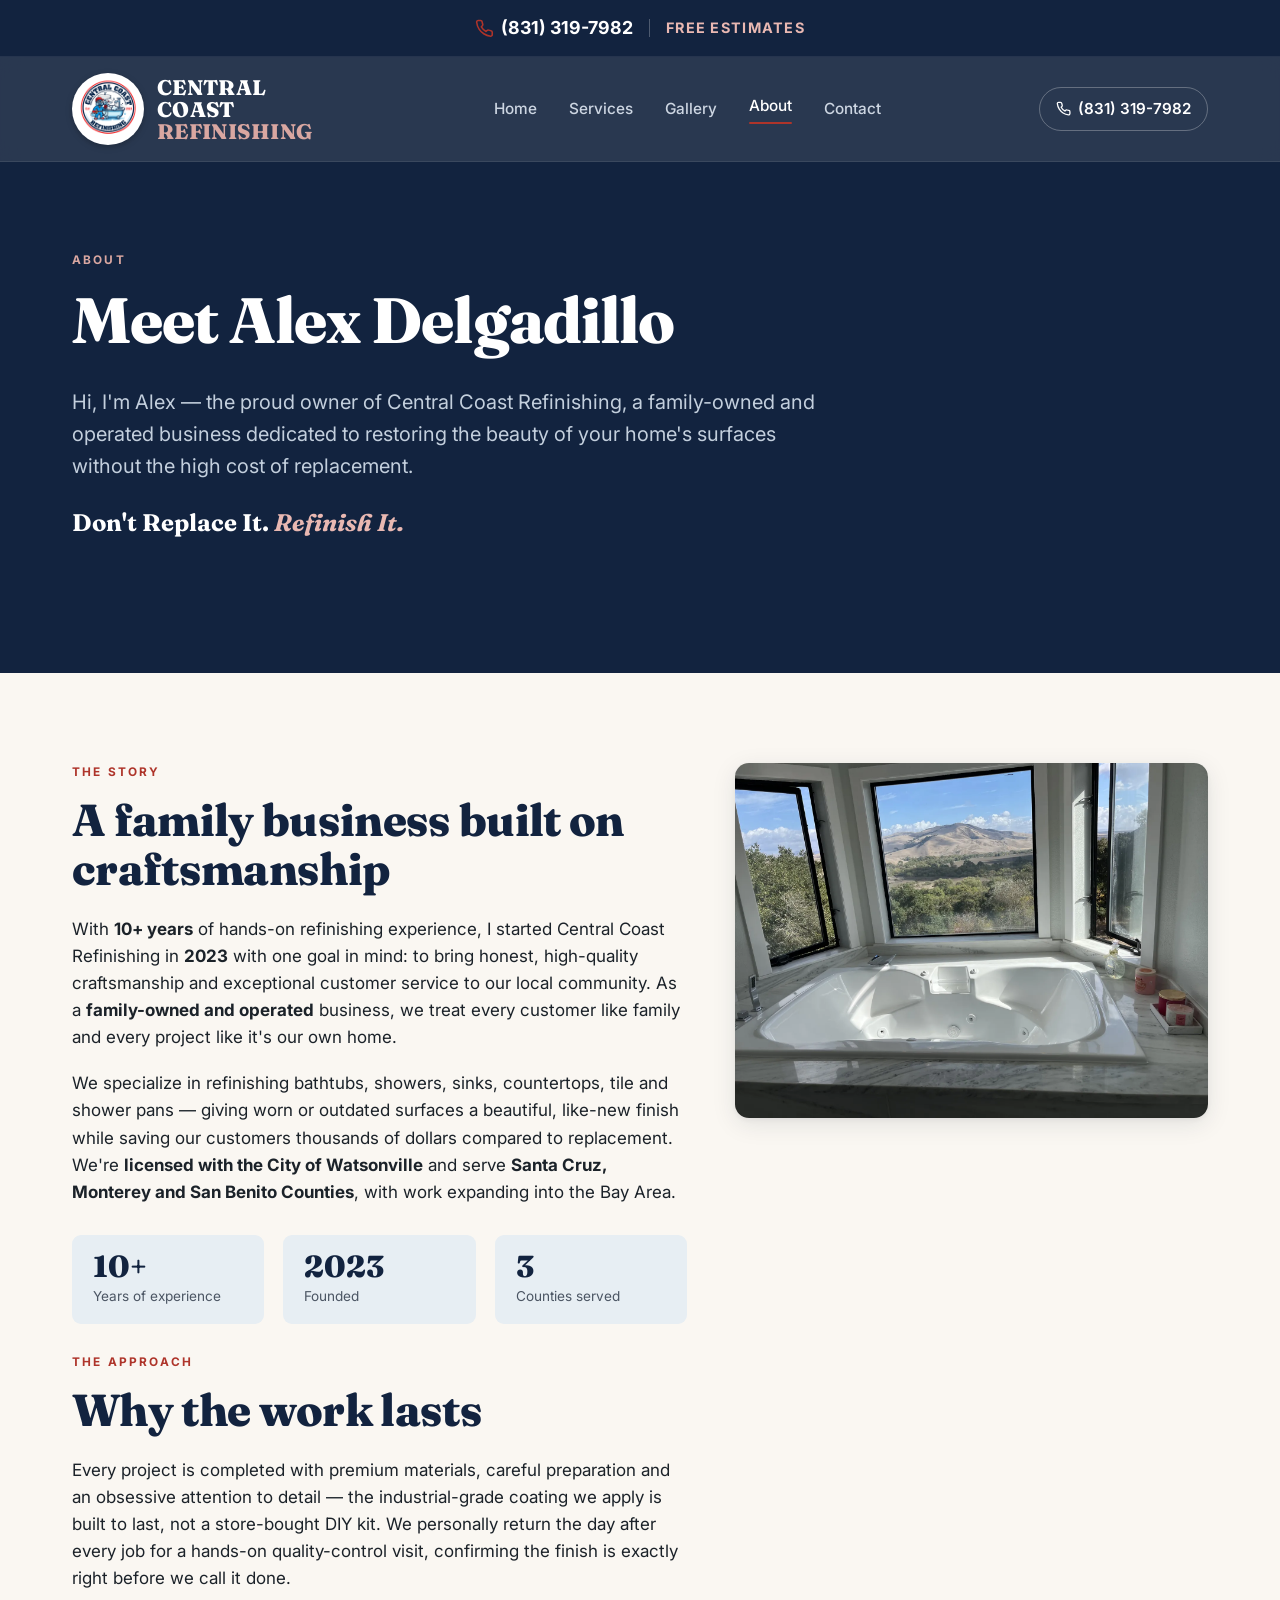
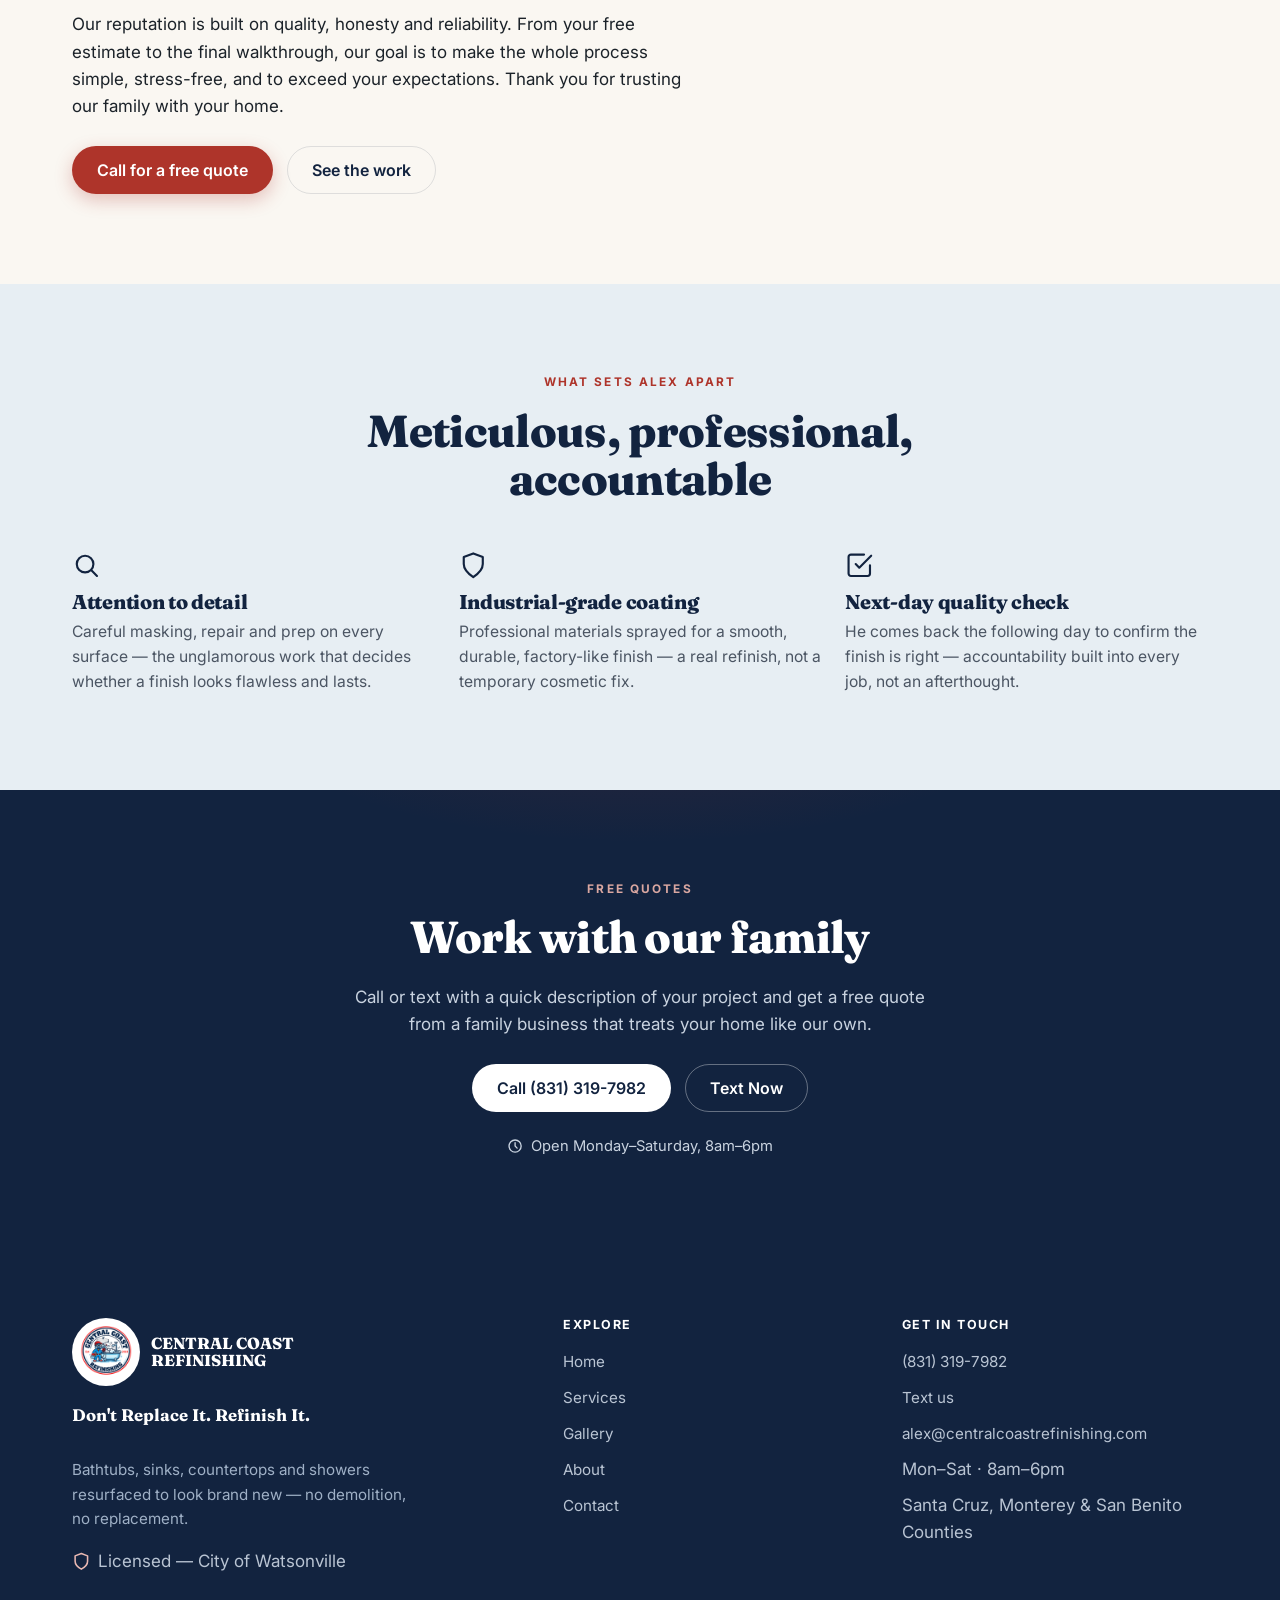
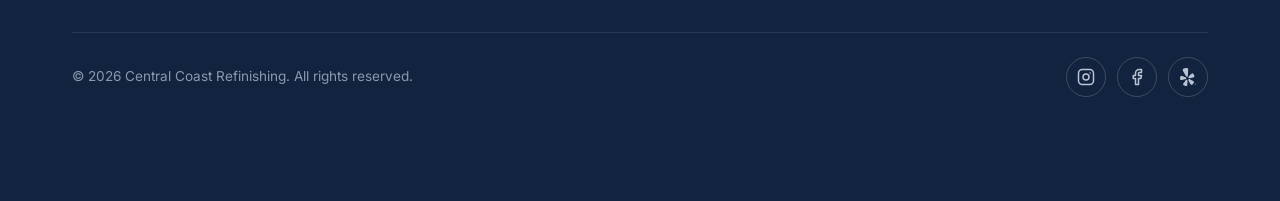
<file: about.html>
<!DOCTYPE html>
<html lang="en">
<head>
<meta charset="UTF-8">
<meta name="viewport" content="width=device-width, initial-scale=1">
<title>About | Central Coast Refinishing — A Family-Owned Business</title>
<meta name="description" content="Central Coast Refinishing is a family-owned business founded in 2023 by Alex Delgadillo, who brings 10+ years of hands-on refinishing experience, premium materials, and a next-day quality-control visit to every job. Licensed with the City of Watsonville.">
<link rel="canonical" href="about.html">
<meta property="og:type" content="website">
<meta property="og:title" content="About | Central Coast Refinishing">
<meta property="og:description" content="A family-owned refinishing business led by Alex Delgadillo — 10+ years of experience, premium materials, and a next-day quality check on every job.">
<meta property="og:image" content="images/og-image.jpg">
<meta name="twitter:card" content="summary_large_image">
<link rel="icon" href="favicon.ico" sizes="any">
<link rel="icon" type="image/png" href="images/logo/favicon-32.png" sizes="32x32">
<link rel="apple-touch-icon" href="apple-touch-icon.png">
<link rel="preconnect" href="https://fonts.googleapis.com">
<link rel="preconnect" href="https://fonts.gstatic.com" crossorigin>
<link href="https://fonts.googleapis.com/css2?family=Fraunces:opsz,wght@9..144,600;9..144,700;9..144,800;9..144,900&family=Inter:wght@400;500;600;700&display=swap" rel="stylesheet">
<link rel="stylesheet" href="css/style.css?v=9">
<noscript><style>.reveal{opacity:1;transform:none}</style></noscript>
</head>
<body>

<div class="topbar">
  <div class="wrap topbar__inner">
    <a class="topbar__phone" href="tel:+18313197982">
      <svg viewBox="0 0 24 24" fill="none" stroke="currentColor" stroke-width="2" stroke-linecap="round" stroke-linejoin="round" aria-hidden="true"><path d="M22 16.92v3a2 2 0 0 1-2.18 2 19.79 19.79 0 0 1-8.63-3.07 19.5 19.5 0 0 1-6-6 19.79 19.79 0 0 1-3.07-8.67A2 2 0 0 1 4.11 2h3a2 2 0 0 1 2 1.72c.13.96.36 1.9.7 2.81a2 2 0 0 1-.45 2.11L8.09 9.91a16 16 0 0 0 6 6l1.27-1.27a2 2 0 0 1 2.11-.45c.9.34 1.85.57 2.81.7A2 2 0 0 1 22 16.92z"/></svg>
      (831) 319-7982
    </a>
    <span class="topbar__divider" aria-hidden="true"></span>
    <span class="topbar__estimate">Free Estimates</span>
  </div>
</div>

<header class="header" id="site-header">
  <div class="wrap header__inner">
    <a class="brand" href="index.html" aria-label="Central Coast Refinishing home">
      <picture><source srcset="images/logo/logo.webp" type="image/webp"><img class="brand__logo" src="images/logo/logo.png" alt="" width="72" height="72"></picture>
      <span class="brand__name">Central Coast <span>Refinishing</span></span>
    </a>
    <nav class="nav" aria-label="Primary">
      <a href="index.html">Home</a>
      <a href="services.html">Services</a>
      <a href="gallery.html">Gallery</a>
      <a href="about.html" class="active" aria-current="page">About</a>
      <a href="contact.html">Contact</a>
    </nav>
    <a class="header__phone" href="tel:+18313197982">
      <svg viewBox="0 0 24 24" fill="none" stroke="currentColor" stroke-width="2" stroke-linecap="round" stroke-linejoin="round" aria-hidden="true"><path d="M22 16.92v3a2 2 0 0 1-2.18 2 19.79 19.79 0 0 1-8.63-3.07 19.5 19.5 0 0 1-6-6 19.79 19.79 0 0 1-3.07-8.67A2 2 0 0 1 4.11 2h3a2 2 0 0 1 2 1.72c.13.96.36 1.9.7 2.81a2 2 0 0 1-.45 2.11L8.09 9.91a16 16 0 0 0 6 6l1.27-1.27a2 2 0 0 1 2.11-.45c.9.34 1.85.57 2.81.7A2 2 0 0 1 22 16.92z"/></svg>
      (831) 319-7982
    </a>
    <button class="nav-toggle" aria-label="Menu" aria-expanded="false" aria-controls="site-header"><span></span><span></span><span></span></button>
  </div>
</header>

<main>

<section class="section section--navy">
  <div class="wrap">
    <div class="section-head reveal" style="max-width:70ch">
      <span class="eyebrow on-navy">About</span>
      <h1>Meet Alex Delgadillo</h1>
      <p class="lead">Hi, I'm Alex — the proud owner of Central Coast Refinishing, a family-owned and operated business dedicated to restoring the beauty of your home's surfaces without the high cost of replacement.</p>
      <p class="about-tagline reveal">Don't Replace It. <em>Refinish It.</em></p>
    </div>
  </div>
</section>

<section class="section">
  <div class="wrap about-grid">
    <div class="about-body reveal">
      <span class="eyebrow">The Story</span>
      <h2>A family business built on craftsmanship</h2>
      <p>With <strong>10+ years</strong> of hands-on refinishing experience, I started Central Coast Refinishing in <strong>2023</strong> with one goal in mind: to bring honest, high-quality craftsmanship and exceptional customer service to our local community. As a <strong>family-owned and operated</strong> business, we treat every customer like family and every project like it's our own home.</p>
      <p>We specialize in refinishing bathtubs, showers, sinks, countertops, tile and shower pans — giving worn or outdated surfaces a beautiful, like-new finish while saving our customers thousands of dollars compared to replacement. We're <strong>licensed with the City of Watsonville</strong> and serve <strong>Santa Cruz, Monterey and San Benito Counties</strong>, with work expanding into the Bay Area.</p>

      <div class="stat-row">
        <div class="stat"><div class="stat__n">10+</div><div class="stat__l">Years of experience</div></div>
        <div class="stat"><div class="stat__n">2023</div><div class="stat__l">Founded</div></div>
        <div class="stat"><div class="stat__n">3</div><div class="stat__l">Counties served</div></div>
      </div>

      <span class="eyebrow">The Approach</span>
      <h2>Why the work lasts</h2>
      <p>Every project is completed with premium materials, careful preparation and an obsessive attention to detail — the industrial-grade coating we apply is built to last, not a store-bought DIY kit. We personally return the day after every job for a hands-on quality-control visit, confirming the finish is exactly right before we call it done.</p>
      <p>Our reputation is built on quality, honesty and reliability. From your free estimate to the final walkthrough, our goal is to make the whole process simple, stress-free, and to exceed your expectations. Thank you for trusting our family with your home.</p>

      <div class="btn-row" style="margin-top:1.6rem">
        <a class="btn btn--primary" href="tel:+18313197982">Call for a free quote</a>
        <a class="btn btn--ghost" href="gallery.html">See the work</a>
      </div>
    </div>

    <aside class="about-media reveal d1">
      <picture><source srcset="images/gallery/gallery-07.webp" type="image/webp"><img src="images/gallery/gallery-07.jpg" alt="A refinished corner jetted tub beside a large window with a mountain view" loading="lazy" width="1600" height="1200"></picture>
    </aside>
  </div>
</section>

<section class="section section--gloss">
  <div class="wrap">
    <div class="section-head center reveal">
      <span class="eyebrow">What Sets Alex Apart</span>
      <h2>Meticulous, professional, accountable</h2>
    </div>
    <div class="why-grid">
      <div class="why-item reveal">
        <span class="why-item__num"><svg viewBox="0 0 24 24" fill="none" stroke="currentColor" stroke-width="1.8" stroke-linecap="round" stroke-linejoin="round" aria-hidden="true"><circle cx="11" cy="11" r="7"/><path d="m21 21-4.3-4.3"/></svg></span>
        <h3>Attention to detail</h3>
        <p>Careful masking, repair and prep on every surface — the unglamorous work that decides whether a finish looks flawless and lasts.</p>
      </div>
      <div class="why-item reveal d1">
        <span class="why-item__num"><svg viewBox="0 0 24 24" fill="none" stroke="currentColor" stroke-width="1.8" stroke-linecap="round" stroke-linejoin="round" aria-hidden="true"><path d="M12 2 4 5v6c0 5 3.5 8 8 11 4.5-3 8-6 8-11V5z"/></svg></span>
        <h3>Industrial-grade coating</h3>
        <p>Professional materials sprayed for a smooth, durable, factory-like finish — a real refinish, not a temporary cosmetic fix.</p>
      </div>
      <div class="why-item reveal d2">
        <span class="why-item__num"><svg viewBox="0 0 24 24" fill="none" stroke="currentColor" stroke-width="1.8" stroke-linecap="round" stroke-linejoin="round" aria-hidden="true"><path d="M9 11l3 3L22 4"/><path d="M21 12v7a2 2 0 0 1-2 2H5a2 2 0 0 1-2-2V5a2 2 0 0 1 2-2h11"/></svg></span>
        <h3>Next-day quality check</h3>
        <p>He comes back the following day to confirm the finish is right — accountability built into every job, not an afterthought.</p>
      </div>
    </div>
  </div>
</section>

<section class="section cta-band">
  <div class="wrap reveal">
    <span class="eyebrow on-navy">Free Quotes</span>
    <h2>Work with our family</h2>
    <p>Call or text with a quick description of your project and get a free quote from a family business that treats your home like our own.</p>
    <div class="btn-row center" style="margin-top:1.6rem">
      <a class="btn btn--onnavy" href="tel:+18313197982">Call (831) 319-7982</a>
      <a class="btn btn--onnavy-ghost" href="sms:+18313197982">Text Now</a>
    </div>
    <p class="cta-band__hours"><svg viewBox="0 0 24 24" fill="none" stroke="currentColor" stroke-width="2" stroke-linecap="round" stroke-linejoin="round" aria-hidden="true"><circle cx="12" cy="12" r="9"/><path d="M12 7v5l3 3"/></svg> Open Monday–Saturday, 8am–6pm</p>
  </div>
</section>

</main>

<footer class="footer">
  <div class="wrap">
    <div class="footer__grid">
      <div>
        <div class="footer__brand">
          <picture><source srcset="images/logo/logo.webp" type="image/webp"><img src="images/logo/logo.png" alt="Central Coast Refinishing logo" width="68" height="68"></picture>
          <span>Central Coast Refinishing</span>
        </div>
        <p class="footer__tag"><strong>Don't Replace It. Refinish It.</strong><br>Bathtubs, sinks, countertops and showers resurfaced to look brand new — no demolition, no replacement.</p>
        <p class="footer__license"><svg viewBox="0 0 24 24" fill="none" stroke="currentColor" stroke-width="2" stroke-linecap="round" stroke-linejoin="round" aria-hidden="true"><path d="M12 22s8-4 8-10V5l-8-3-8 3v7c0 6 8 10 8 10z"/></svg> Licensed — City of Watsonville</p>
      </div>
      <div>
        <h4>Explore</h4>
        <ul>
          <li><a href="index.html">Home</a></li>
          <li><a href="services.html">Services</a></li>
          <li><a href="gallery.html">Gallery</a></li>
          <li><a href="about.html">About</a></li>
          <li><a href="contact.html">Contact</a></li>
        </ul>
      </div>
      <div>
        <h4>Get in touch</h4>
        <ul>
          <li><a href="tel:+18313197982">(831) 319-7982</a></li>
          <li><a href="sms:+18313197982">Text us</a></li>
          <li><a href="mailto:alex@centralcoastrefinishing.com">alex@centralcoastrefinishing.com</a></li>
          <li>Mon–Sat · 8am–6pm</li>
          <li>Santa Cruz, Monterey &amp; San Benito Counties</li>
        </ul>
      </div>
    </div>
    <div class="footer__meta">
      <span>© <span data-year>2026</span> Central Coast Refinishing. All rights reserved.</span>
      <span class="footer__social">
        <a href="https://www.instagram.com/centralcoast_refinishing/" target="_blank" rel="noopener" aria-label="Instagram"><svg viewBox="0 0 24 24" fill="none" stroke="currentColor" stroke-width="2" stroke-linecap="round" stroke-linejoin="round" aria-hidden="true"><rect x="2" y="2" width="20" height="20" rx="5"/><circle cx="12" cy="12" r="4"/><circle cx="17.5" cy="6.5" r="1" fill="currentColor" stroke="none"/></svg></a>
        <a href="https://www.facebook.com/profile.php?id=61558514482755" target="_blank" rel="noopener" aria-label="Facebook"><svg viewBox="0 0 24 24" fill="none" stroke="currentColor" stroke-width="2" stroke-linecap="round" stroke-linejoin="round" aria-hidden="true"><path d="M18 2h-3a5 5 0 0 0-5 5v3H7v4h3v8h4v-8h3l1-4h-4V7a1 1 0 0 1 1-1h3z"/></svg></a>
        <a href="https://yelp.to/YThw_GFJgo" target="_blank" rel="noopener" aria-label="Yelp"><svg viewBox="0 0 24 24" fill="currentColor" aria-hidden="true"><path d="m7.6885 15.1415-3.6715.8483c-.3769.0871-.755.183-1.1452.155-.2611-.0188-.5122-.0414-.7606-.213a1.179 1.179 0 0 1-.331-.3594c-.3486-.5519-.3656-1.3661-.3697-2.0004a6.2874 6.2874 0 0 1 .3314-2.0642 1.857 1.857 0 0 1 .1073-.2474 2.3426 2.3426 0 0 1 .1255-.2165 2.4572 2.4572 0 0 1 .1563-.1975 1.1736 1.1736 0 0 1 .399-.2831 1.082 1.082 0 0 1 .4592-.0837c.2355.0016.5139.052.91.1734.0555.0191.1237.0382.1856.0572.3277.1013.7048.2404 1.1499.3987.6863.2404 1.3663.487 2.0463.7397l1.2117.4423c.2217.0807.4363.18.6412.297.174.0984.3273.2298.4512.387a1.217 1.217 0 0 1 .192.4309 1.2205 1.2205 0 0 1-.872 1.4522c-.0468.0151-.0852.0239-.1085.0293l-1.105.2553-.0031-.001zM18.8208 7.565a1.8506 1.8506 0 0 0-.2042-.1754 2.4082 2.4082 0 0 0-.2077-.1394 2.3607 2.3607 0 0 0-.2269-.109 1.1705 1.1705 0 0 0-.482-.0796 1.0862 1.0862 0 0 0-.4498.1263c-.2107.1048-.4388.2732-.742.5551-.042.0417-.0947.0886-.142.133-.2502.2351-.5286.5252-.8599.863a114.6363 114.6363 0 0 0-1.5166 1.5629l-.8962.9293a4.1897 4.1897 0 0 0-.4466.5483 1.541 1.541 0 0 0-.2364.5459 1.2199 1.2199 0 0 0 .0107.4518l.0046.02a1.218 1.218 0 0 0 1.4184.923 1.162 1.162 0 0 0 .1105-.0213l4.7781-1.104c.3766-.087.7587-.1667 1.097-.3631.2269-.1316.4428-.262.5909-.5252a1.1793 1.1793 0 0 0 .1405-.4683c.0733-.6512-.2668-1.3908-.5403-1.963a6.2792 6.2792 0 0 0-1.2001-1.7103zM8.9703.0754a8.6724 8.6724 0 0 0-.83.1564c-.2754.066-.548.1383-.8146.2236-.868.2844-2.0884.8063-2.295 1.8065-.1165.5655.1595 1.1439.3737 1.66.2595.6254.614 1.1889.9373 1.7777.8543 1.5545 1.7245 3.0993 2.5922 4.6457.259.4617.5416 1.0464 1.043 1.2856a1.058 1.058 0 0 0 .1013.0383c.2248.0851.4699.1016.7041.0471a4.3015 4.3015 0 0 0 .0418-.0097 1.2136 1.2136 0 0 0 .5658-.3397 1.1033 1.1033 0 0 0 .079-.0822c.3463-.435.3454-1.0833.3764-1.6134.1042-1.771.2139-3.5423.3009-5.3142.0332-.6712.1055-1.3333.0655-2.0096-.0328-.5579-.0368-1.1984-.3891-1.6563-.6218-.8073-1.9476-.741-2.8523-.6158zm2.084 15.9505a1.1053 1.1053 0 0 0-1.2306-.4145 1.1398 1.1398 0 0 0-.1526.0633 1.4806 1.4806 0 0 0-.2171.1354c-.1992.1475-.3668.3392-.5196.5315-.0386.049-.074.1143-.12.1562l-.7686 1.0573a113.9168 113.9168 0 0 0-1.2913 1.789c-.278.3895-.5184.7184-.7083 1.0094-.036.0547-.0734.116-.1075.1647-.2277.3522-.3566.6092-.4228.8381a1.0945 1.0945 0 0 0-.046.4721c.0211.1655.0768.3246.1635.467.046.0715.0957.1406.1487.207a2.334 2.334 0 0 0 .1754.1825 1.843 1.843 0 0 0 .2108.1732c.5304.369 1.1112.6342 1.722.8391a6.0958 6.0958 0 0 0 1.5716.3004c.091.0046.1821.0025.2728-.006a2.3878 2.3878 0 0 0 .2506-.0351 2.3862 2.3862 0 0 0 .2447-.071 1.1927 1.1927 0 0 0 .4175-.2658c.1127-.113.1994-.249.2541-.3989.0889-.2214.1473-.5026.1857-.92.0034-.0593.0118-.1305.0177-.1958.0304-.3463.0443-.7531.0666-1.2315.0375-.7357.067-1.4681.0903-2.2026 0 0 .0495-1.3053.0494-1.306.0113-.3008.002-.6342-.0814-.9336a1.396 1.396 0 0 0-.1756-.4054zm8.6754 2.0439c-.1605-.176-.3878-.3514-.7462-.5682-.0518-.0288-.1124-.0674-.1684-.1009-.2985-.1795-.658-.3684-1.078-.5965a120.7615 120.7615 0 0 0-1.9427-1.042l-1.1515-.6107c-.0597-.0175-.1203-.0607-.1766-.0878-.2212-.1058-.4558-.2045-.6992-.2498a1.4915 1.4915 0 0 0-.2545-.0265 1.1527 1.1527 0 0 0-.1648.01 1.1077 1.1077 0 0 0-.9227.9133 1.4186 1.4186 0 0 0 .0159.439c.0563.3065.1932.6096.3346.875l.615 1.1526c.3422.65.6884 1.2963 1.0435 1.9406.229.4202.4196.7799.5982 1.078.0338.056.0721.1163.1011.1682.2173.3584.392.584.569.7458.1146.1107.252.195.4026.247.1583.0525.326.071.4919.0546a2.368 2.368 0 0 0 .251-.0435c.0817-.022.1622-.048.241-.0784a1.863 1.863 0 0 0 .2475-.1143 6.1018 6.1018 0 0 0 1.2818-.9597c.4596-.4522.8659-.9454 1.182-1.51.044-.08.0819-.163.1138-.2483a2.49 2.49 0 0 0 .0773-.2411c.0186-.083.033-.1669.0429-.2513a1.188 1.188 0 0 0-.0565-.491 1.0933 1.0933 0 0 0-.248-.4041zm2.86 3.742a.8523.8523 0 0 1-.111.4236c-.074.132-.178.2377-.3115.3172a.8428.8428 0 0 1-.4385.119.847.847 0 0 1-.4373-.1179.8526.8526 0 0 1-.3125-.3171.8548.8548 0 0 1-.111-.4248c0-.1526.038-.2958.1143-.4294a.8405.8405 0 0 1 .315-.3159.849.849 0 0 1 .4315-.1156.8514.8514 0 0 1 .4294.1144.84.84 0 0 1 .316.3148.8494.8494 0 0 1 .1156.4317zm-.1202 0c0-.1328-.0332-.256-.0996-.3698s-.1564-.2038-.2702-.2702a.7125.7125 0 0 0-.371-.1007.7204.7204 0 0 0-.3698.0996.7487.7487 0 0 0-.2713.2702.7181.7181 0 0 0-.0996.3709c0 .132.0332.2557.0996.371a.7355.7355 0 0 0 .2713.2713.7354.7354 0 0 0 .3698.0985.7205.7205 0 0 0 .3698-.0996.7423.7423 0 0 0 .2702-.2691.7186.7186 0 0 0 .1008-.3721zm-.577.0584.2724.4522h-.1922l-.237-.4052h-.1546v.4052h-.1695v-1.02h.2988c.1268 0 .2195.0247.2783.0744.0595.0496.0892.1252.0892.2267a.2785.2785 0 0 1-.0492.1625c-.032.0466-.0775.0813-.1362.1042zm-.0412-.1408a.1532.1532 0 0 0 .056-.1214c0-.0573-.0164-.0981-.0491-.1225-.0329-.0251-.0847-.0377-.1557-.0377h-.1214v.3285h.1237c.061 0 .1098-.0157.1465-.047z"/></svg></a>
      </span>
    </div>
  </div>
</footer>

<nav class="mobile-bar" aria-label="Quick contact">
  <a class="mb-call" href="tel:+18313197982"><svg viewBox="0 0 24 24" fill="none" stroke="currentColor" stroke-width="2" stroke-linecap="round" stroke-linejoin="round" aria-hidden="true"><path d="M22 16.92v3a2 2 0 0 1-2.18 2 19.79 19.79 0 0 1-8.63-3.07 19.5 19.5 0 0 1-6-6 19.79 19.79 0 0 1-3.07-8.67A2 2 0 0 1 4.11 2h3a2 2 0 0 1 2 1.72c.13.96.36 1.9.7 2.81a2 2 0 0 1-.45 2.11L8.09 9.91a16 16 0 0 0 6 6l1.27-1.27a2 2 0 0 1 2.11-.45c.9.34 1.85.57 2.81.7A2 2 0 0 1 22 16.92z"/></svg> Call Now</a>
  <a class="mb-text" href="sms:+18313197982"><svg viewBox="0 0 24 24" fill="none" stroke="currentColor" stroke-width="2" stroke-linecap="round" stroke-linejoin="round" aria-hidden="true"><path d="M21 15a2 2 0 0 1-2 2H7l-4 4V5a2 2 0 0 1 2-2h14a2 2 0 0 1 2 2z"/></svg> Text Now</a>
</nav>

<script src="js/main.js?v=2"></script>
</body>
</html>
</file>
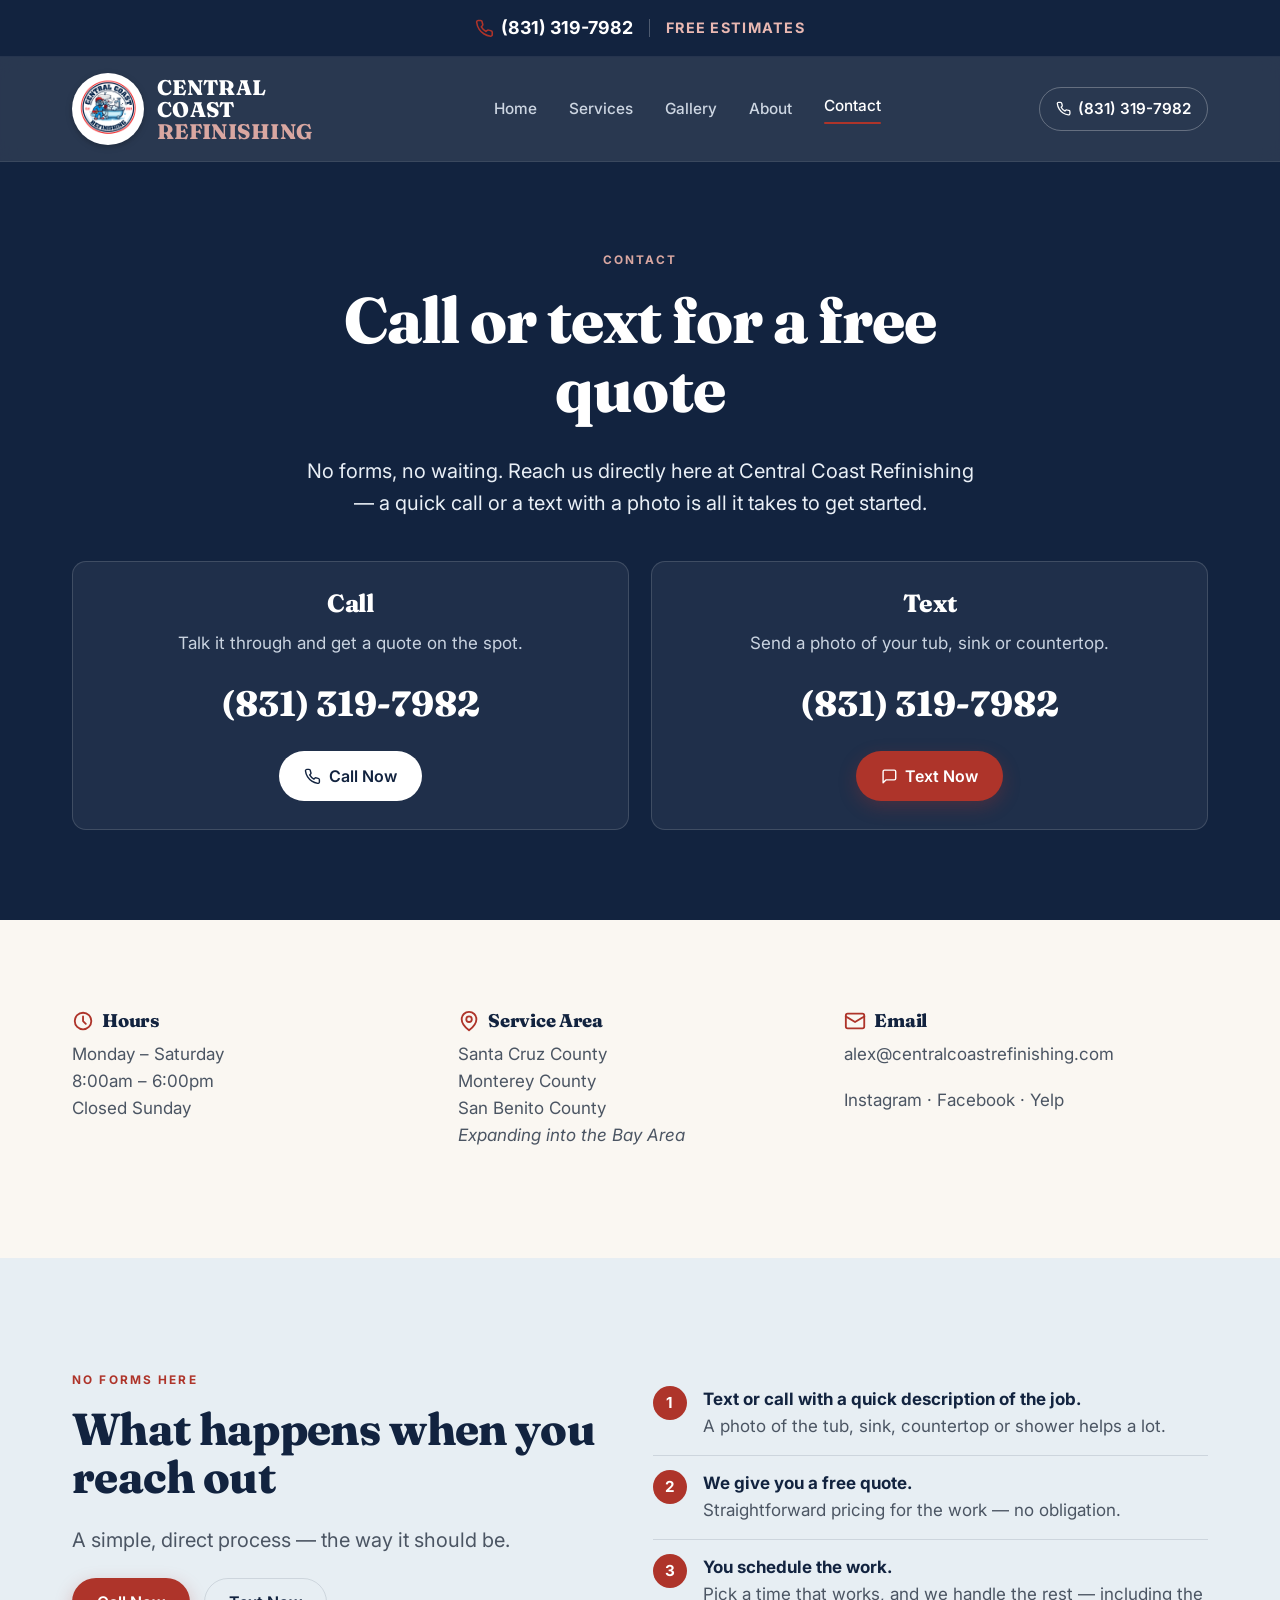
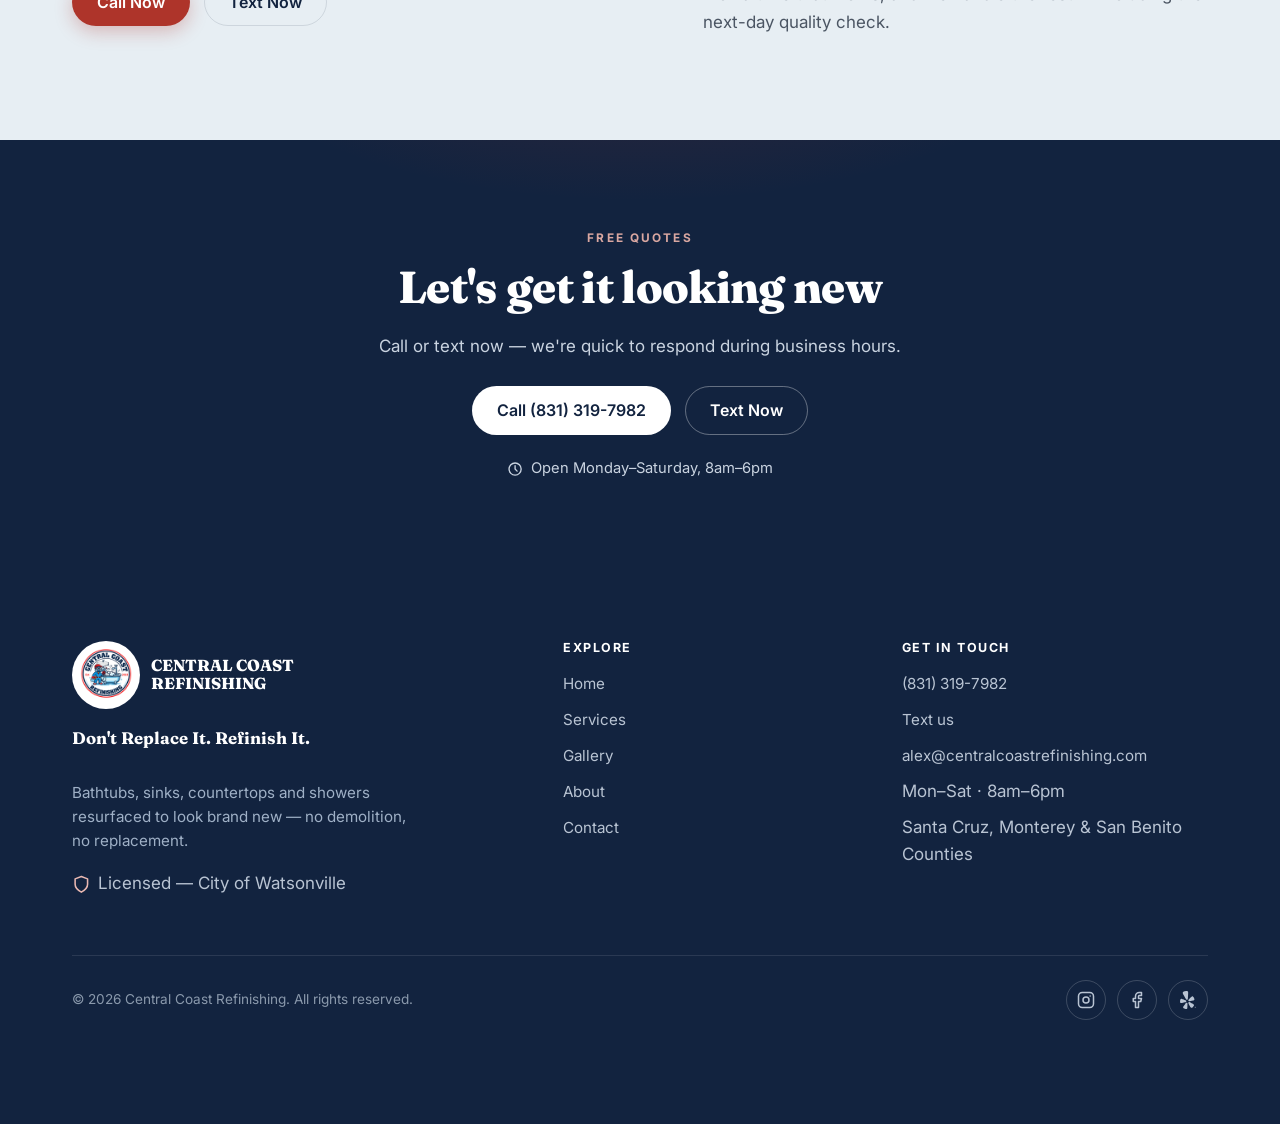
<file: contact.html>
<!DOCTYPE html>
<html lang="en">
<head>
<meta charset="UTF-8">
<meta name="viewport" content="width=device-width, initial-scale=1">
<title>Contact | Central Coast Refinishing — Call or Text for a Free Quote</title>
<meta name="description" content="Call or text Central Coast Refinishing at (831) 319-7982 for a free quote on bathtub, sink, countertop or shower refinishing. Open Monday–Saturday, 8am–6pm. Serving Santa Cruz, Monterey & San Benito Counties.">
<link rel="canonical" href="contact.html">
<meta property="og:type" content="website">
<meta property="og:title" content="Contact | Central Coast Refinishing">
<meta property="og:description" content="Call or text (831) 319-7982 for a free quote. Open Monday–Saturday, 8am–6pm. Serving Santa Cruz, Monterey & San Benito Counties.">
<meta property="og:image" content="images/og-image.jpg">
<meta name="twitter:card" content="summary_large_image">
<link rel="icon" href="favicon.ico" sizes="any">
<link rel="icon" type="image/png" href="images/logo/favicon-32.png" sizes="32x32">
<link rel="apple-touch-icon" href="apple-touch-icon.png">
<link rel="preconnect" href="https://fonts.googleapis.com">
<link rel="preconnect" href="https://fonts.gstatic.com" crossorigin>
<link href="https://fonts.googleapis.com/css2?family=Fraunces:opsz,wght@9..144,600;9..144,700;9..144,800;9..144,900&family=Inter:wght@400;500;600;700&display=swap" rel="stylesheet">
<link rel="stylesheet" href="css/style.css?v=9">
<noscript><style>.reveal{opacity:1;transform:none}</style></noscript>
</head>
<body>

<div class="topbar">
  <div class="wrap topbar__inner">
    <a class="topbar__phone" href="tel:+18313197982">
      <svg viewBox="0 0 24 24" fill="none" stroke="currentColor" stroke-width="2" stroke-linecap="round" stroke-linejoin="round" aria-hidden="true"><path d="M22 16.92v3a2 2 0 0 1-2.18 2 19.79 19.79 0 0 1-8.63-3.07 19.5 19.5 0 0 1-6-6 19.79 19.79 0 0 1-3.07-8.67A2 2 0 0 1 4.11 2h3a2 2 0 0 1 2 1.72c.13.96.36 1.9.7 2.81a2 2 0 0 1-.45 2.11L8.09 9.91a16 16 0 0 0 6 6l1.27-1.27a2 2 0 0 1 2.11-.45c.9.34 1.85.57 2.81.7A2 2 0 0 1 22 16.92z"/></svg>
      (831) 319-7982
    </a>
    <span class="topbar__divider" aria-hidden="true"></span>
    <span class="topbar__estimate">Free Estimates</span>
  </div>
</div>

<header class="header" id="site-header">
  <div class="wrap header__inner">
    <a class="brand" href="index.html" aria-label="Central Coast Refinishing home">
      <picture><source srcset="images/logo/logo.webp" type="image/webp"><img class="brand__logo" src="images/logo/logo.png" alt="" width="72" height="72"></picture>
      <span class="brand__name">Central Coast <span>Refinishing</span></span>
    </a>
    <nav class="nav" aria-label="Primary">
      <a href="index.html">Home</a>
      <a href="services.html">Services</a>
      <a href="gallery.html">Gallery</a>
      <a href="about.html">About</a>
      <a href="contact.html" class="active" aria-current="page">Contact</a>
    </nav>
    <a class="header__phone" href="tel:+18313197982">
      <svg viewBox="0 0 24 24" fill="none" stroke="currentColor" stroke-width="2" stroke-linecap="round" stroke-linejoin="round" aria-hidden="true"><path d="M22 16.92v3a2 2 0 0 1-2.18 2 19.79 19.79 0 0 1-8.63-3.07 19.5 19.5 0 0 1-6-6 19.79 19.79 0 0 1-3.07-8.67A2 2 0 0 1 4.11 2h3a2 2 0 0 1 2 1.72c.13.96.36 1.9.7 2.81a2 2 0 0 1-.45 2.11L8.09 9.91a16 16 0 0 0 6 6l1.27-1.27a2 2 0 0 1 2.11-.45c.9.34 1.85.57 2.81.7A2 2 0 0 1 22 16.92z"/></svg>
      (831) 319-7982
    </a>
    <button class="nav-toggle" aria-label="Menu" aria-expanded="false" aria-controls="site-header"><span></span><span></span><span></span></button>
  </div>
</header>

<main>

<!-- Contact hero: big call/text buttons, no form -->
<section class="section contact-hero">
  <div class="wrap">
    <div class="section-head center reveal" style="margin-left:auto;margin-right:auto">
      <span class="eyebrow on-navy">Contact</span>
      <h1>Call or text for a free quote</h1>
      <p class="lead" style="margin-left:auto;margin-right:auto">No forms, no waiting. Reach us directly here at Central Coast Refinishing — a quick call or a text with a photo is all it takes to get started.</p>
    </div>
    <div class="contact-cards reveal">
      <div class="contact-card">
        <h3>Call</h3>
        <p>Talk it through and get a quote on the spot.</p>
        <a class="contact-big" href="tel:+18313197982">(831) 319-7982</a>
        <a class="btn btn--onnavy" href="tel:+18313197982"><svg viewBox="0 0 24 24" fill="none" stroke="currentColor" stroke-width="2" stroke-linecap="round" stroke-linejoin="round" aria-hidden="true"><path d="M22 16.92v3a2 2 0 0 1-2.18 2 19.79 19.79 0 0 1-8.63-3.07 19.5 19.5 0 0 1-6-6 19.79 19.79 0 0 1-3.07-8.67A2 2 0 0 1 4.11 2h3a2 2 0 0 1 2 1.72c.13.96.36 1.9.7 2.81a2 2 0 0 1-.45 2.11L8.09 9.91a16 16 0 0 0 6 6l1.27-1.27a2 2 0 0 1 2.11-.45c.9.34 1.85.57 2.81.7A2 2 0 0 1 22 16.92z"/></svg> Call Now</a>
      </div>
      <div class="contact-card">
        <h3>Text</h3>
        <p>Send a photo of your tub, sink or countertop.</p>
        <a class="contact-big" href="sms:+18313197982">(831) 319-7982</a>
        <a class="btn btn--primary" href="sms:+18313197982"><svg viewBox="0 0 24 24" fill="none" stroke="currentColor" stroke-width="2" stroke-linecap="round" stroke-linejoin="round" aria-hidden="true"><path d="M21 15a2 2 0 0 1-2 2H7l-4 4V5a2 2 0 0 1 2-2h14a2 2 0 0 1 2 2z"/></svg> Text Now</a>
      </div>
    </div>
  </div>
</section>

<!-- Info + what happens -->
<section class="section">
  <div class="wrap">
    <div class="info-grid">
      <div class="info-block reveal">
        <h3><svg viewBox="0 0 24 24" fill="none" stroke="currentColor" stroke-width="2" stroke-linecap="round" stroke-linejoin="round" aria-hidden="true"><circle cx="12" cy="12" r="9"/><path d="M12 7v5l3 3"/></svg> Hours</h3>
        <p>Monday – Saturday<br>8:00am – 6:00pm<br>Closed Sunday</p>
      </div>
      <div class="info-block reveal d1">
        <h3><svg viewBox="0 0 24 24" fill="none" stroke="currentColor" stroke-width="2" stroke-linecap="round" stroke-linejoin="round" aria-hidden="true"><path d="M20 10c0 6-8 12-8 12s-8-6-8-12a8 8 0 0 1 16 0z"/><circle cx="12" cy="10" r="3"/></svg> Service Area</h3>
        <p>Santa Cruz County<br>Monterey County<br>San Benito County<br><em>Expanding into the Bay Area</em></p>
      </div>
      <div class="info-block reveal d2">
        <h3><svg viewBox="0 0 24 24" fill="none" stroke="currentColor" stroke-width="2" stroke-linecap="round" stroke-linejoin="round" aria-hidden="true"><rect x="2" y="4" width="20" height="16" rx="2"/><path d="m22 7-10 6L2 7"/></svg> Email</h3>
        <p><a href="mailto:alex@centralcoastrefinishing.com">alex@centralcoastrefinishing.com</a></p>
        <p style="margin-top:1rem"><a href="https://www.instagram.com/centralcoast_refinishing/" target="_blank" rel="noopener">Instagram</a> · <a href="https://www.facebook.com/profile.php?id=61558514482755" target="_blank" rel="noopener">Facebook</a> · <a href="https://yelp.to/YThw_GFJgo" target="_blank" rel="noopener">Yelp</a></p>
      </div>
    </div>
  </div>
</section>

<!-- What happens when you reach out -->
<section class="section section--gloss">
  <div class="wrap">
    <div class="grid-2" style="align-items:center">
      <div class="reveal">
        <span class="eyebrow">No Forms Here</span>
        <h2>What happens when you reach out</h2>
        <p class="lead">A simple, direct process — the way it should be.</p>
        <div class="btn-row" style="margin-top:1.4rem">
          <a class="btn btn--primary" href="tel:+18313197982">Call Now</a>
          <a class="btn btn--ghost" href="sms:+18313197982">Text Now</a>
        </div>
      </div>
      <div class="reveal d1">
        <ol class="flow-list">
          <li><div><strong>Text or call with a quick description of the job.</strong><p>A photo of the tub, sink, countertop or shower helps a lot.</p></div></li>
          <li><div><strong>We give you a free quote.</strong><p>Straightforward pricing for the work — no obligation.</p></div></li>
          <li><div><strong>You schedule the work.</strong><p>Pick a time that works, and we handle the rest — including the next-day quality check.</p></div></li>
        </ol>
      </div>
    </div>
  </div>
</section>

<!-- Closing CTA -->
<section class="section cta-band">
  <div class="wrap reveal">
    <span class="eyebrow on-navy">Free Quotes</span>
    <h2>Let's get it looking new</h2>
    <p>Call or text now — we're quick to respond during business hours.</p>
    <div class="btn-row center" style="margin-top:1.6rem">
      <a class="btn btn--onnavy" href="tel:+18313197982">Call (831) 319-7982</a>
      <a class="btn btn--onnavy-ghost" href="sms:+18313197982">Text Now</a>
    </div>
    <p class="cta-band__hours"><svg viewBox="0 0 24 24" fill="none" stroke="currentColor" stroke-width="2" stroke-linecap="round" stroke-linejoin="round" aria-hidden="true"><circle cx="12" cy="12" r="9"/><path d="M12 7v5l3 3"/></svg> Open Monday–Saturday, 8am–6pm</p>
  </div>
</section>

</main>

<footer class="footer">
  <div class="wrap">
    <div class="footer__grid">
      <div>
        <div class="footer__brand">
          <picture><source srcset="images/logo/logo.webp" type="image/webp"><img src="images/logo/logo.png" alt="Central Coast Refinishing logo" width="68" height="68"></picture>
          <span>Central Coast Refinishing</span>
        </div>
        <p class="footer__tag"><strong>Don't Replace It. Refinish It.</strong><br>Bathtubs, sinks, countertops and showers resurfaced to look brand new — no demolition, no replacement.</p>
        <p class="footer__license"><svg viewBox="0 0 24 24" fill="none" stroke="currentColor" stroke-width="2" stroke-linecap="round" stroke-linejoin="round" aria-hidden="true"><path d="M12 22s8-4 8-10V5l-8-3-8 3v7c0 6 8 10 8 10z"/></svg> Licensed — City of Watsonville</p>
      </div>
      <div>
        <h4>Explore</h4>
        <ul>
          <li><a href="index.html">Home</a></li>
          <li><a href="services.html">Services</a></li>
          <li><a href="gallery.html">Gallery</a></li>
          <li><a href="about.html">About</a></li>
          <li><a href="contact.html">Contact</a></li>
        </ul>
      </div>
      <div>
        <h4>Get in touch</h4>
        <ul>
          <li><a href="tel:+18313197982">(831) 319-7982</a></li>
          <li><a href="sms:+18313197982">Text us</a></li>
          <li><a href="mailto:alex@centralcoastrefinishing.com">alex@centralcoastrefinishing.com</a></li>
          <li>Mon–Sat · 8am–6pm</li>
          <li>Santa Cruz, Monterey &amp; San Benito Counties</li>
        </ul>
      </div>
    </div>
    <div class="footer__meta">
      <span>© <span data-year>2026</span> Central Coast Refinishing. All rights reserved.</span>
      <span class="footer__social">
        <a href="https://www.instagram.com/centralcoast_refinishing/" target="_blank" rel="noopener" aria-label="Instagram"><svg viewBox="0 0 24 24" fill="none" stroke="currentColor" stroke-width="2" stroke-linecap="round" stroke-linejoin="round" aria-hidden="true"><rect x="2" y="2" width="20" height="20" rx="5"/><circle cx="12" cy="12" r="4"/><circle cx="17.5" cy="6.5" r="1" fill="currentColor" stroke="none"/></svg></a>
        <a href="https://www.facebook.com/profile.php?id=61558514482755" target="_blank" rel="noopener" aria-label="Facebook"><svg viewBox="0 0 24 24" fill="none" stroke="currentColor" stroke-width="2" stroke-linecap="round" stroke-linejoin="round" aria-hidden="true"><path d="M18 2h-3a5 5 0 0 0-5 5v3H7v4h3v8h4v-8h3l1-4h-4V7a1 1 0 0 1 1-1h3z"/></svg></a>
        <a href="https://yelp.to/YThw_GFJgo" target="_blank" rel="noopener" aria-label="Yelp"><svg viewBox="0 0 24 24" fill="currentColor" aria-hidden="true"><path d="m7.6885 15.1415-3.6715.8483c-.3769.0871-.755.183-1.1452.155-.2611-.0188-.5122-.0414-.7606-.213a1.179 1.179 0 0 1-.331-.3594c-.3486-.5519-.3656-1.3661-.3697-2.0004a6.2874 6.2874 0 0 1 .3314-2.0642 1.857 1.857 0 0 1 .1073-.2474 2.3426 2.3426 0 0 1 .1255-.2165 2.4572 2.4572 0 0 1 .1563-.1975 1.1736 1.1736 0 0 1 .399-.2831 1.082 1.082 0 0 1 .4592-.0837c.2355.0016.5139.052.91.1734.0555.0191.1237.0382.1856.0572.3277.1013.7048.2404 1.1499.3987.6863.2404 1.3663.487 2.0463.7397l1.2117.4423c.2217.0807.4363.18.6412.297.174.0984.3273.2298.4512.387a1.217 1.217 0 0 1 .192.4309 1.2205 1.2205 0 0 1-.872 1.4522c-.0468.0151-.0852.0239-.1085.0293l-1.105.2553-.0031-.001zM18.8208 7.565a1.8506 1.8506 0 0 0-.2042-.1754 2.4082 2.4082 0 0 0-.2077-.1394 2.3607 2.3607 0 0 0-.2269-.109 1.1705 1.1705 0 0 0-.482-.0796 1.0862 1.0862 0 0 0-.4498.1263c-.2107.1048-.4388.2732-.742.5551-.042.0417-.0947.0886-.142.133-.2502.2351-.5286.5252-.8599.863a114.6363 114.6363 0 0 0-1.5166 1.5629l-.8962.9293a4.1897 4.1897 0 0 0-.4466.5483 1.541 1.541 0 0 0-.2364.5459 1.2199 1.2199 0 0 0 .0107.4518l.0046.02a1.218 1.218 0 0 0 1.4184.923 1.162 1.162 0 0 0 .1105-.0213l4.7781-1.104c.3766-.087.7587-.1667 1.097-.3631.2269-.1316.4428-.262.5909-.5252a1.1793 1.1793 0 0 0 .1405-.4683c.0733-.6512-.2668-1.3908-.5403-1.963a6.2792 6.2792 0 0 0-1.2001-1.7103zM8.9703.0754a8.6724 8.6724 0 0 0-.83.1564c-.2754.066-.548.1383-.8146.2236-.868.2844-2.0884.8063-2.295 1.8065-.1165.5655.1595 1.1439.3737 1.66.2595.6254.614 1.1889.9373 1.7777.8543 1.5545 1.7245 3.0993 2.5922 4.6457.259.4617.5416 1.0464 1.043 1.2856a1.058 1.058 0 0 0 .1013.0383c.2248.0851.4699.1016.7041.0471a4.3015 4.3015 0 0 0 .0418-.0097 1.2136 1.2136 0 0 0 .5658-.3397 1.1033 1.1033 0 0 0 .079-.0822c.3463-.435.3454-1.0833.3764-1.6134.1042-1.771.2139-3.5423.3009-5.3142.0332-.6712.1055-1.3333.0655-2.0096-.0328-.5579-.0368-1.1984-.3891-1.6563-.6218-.8073-1.9476-.741-2.8523-.6158zm2.084 15.9505a1.1053 1.1053 0 0 0-1.2306-.4145 1.1398 1.1398 0 0 0-.1526.0633 1.4806 1.4806 0 0 0-.2171.1354c-.1992.1475-.3668.3392-.5196.5315-.0386.049-.074.1143-.12.1562l-.7686 1.0573a113.9168 113.9168 0 0 0-1.2913 1.789c-.278.3895-.5184.7184-.7083 1.0094-.036.0547-.0734.116-.1075.1647-.2277.3522-.3566.6092-.4228.8381a1.0945 1.0945 0 0 0-.046.4721c.0211.1655.0768.3246.1635.467.046.0715.0957.1406.1487.207a2.334 2.334 0 0 0 .1754.1825 1.843 1.843 0 0 0 .2108.1732c.5304.369 1.1112.6342 1.722.8391a6.0958 6.0958 0 0 0 1.5716.3004c.091.0046.1821.0025.2728-.006a2.3878 2.3878 0 0 0 .2506-.0351 2.3862 2.3862 0 0 0 .2447-.071 1.1927 1.1927 0 0 0 .4175-.2658c.1127-.113.1994-.249.2541-.3989.0889-.2214.1473-.5026.1857-.92.0034-.0593.0118-.1305.0177-.1958.0304-.3463.0443-.7531.0666-1.2315.0375-.7357.067-1.4681.0903-2.2026 0 0 .0495-1.3053.0494-1.306.0113-.3008.002-.6342-.0814-.9336a1.396 1.396 0 0 0-.1756-.4054zm8.6754 2.0439c-.1605-.176-.3878-.3514-.7462-.5682-.0518-.0288-.1124-.0674-.1684-.1009-.2985-.1795-.658-.3684-1.078-.5965a120.7615 120.7615 0 0 0-1.9427-1.042l-1.1515-.6107c-.0597-.0175-.1203-.0607-.1766-.0878-.2212-.1058-.4558-.2045-.6992-.2498a1.4915 1.4915 0 0 0-.2545-.0265 1.1527 1.1527 0 0 0-.1648.01 1.1077 1.1077 0 0 0-.9227.9133 1.4186 1.4186 0 0 0 .0159.439c.0563.3065.1932.6096.3346.875l.615 1.1526c.3422.65.6884 1.2963 1.0435 1.9406.229.4202.4196.7799.5982 1.078.0338.056.0721.1163.1011.1682.2173.3584.392.584.569.7458.1146.1107.252.195.4026.247.1583.0525.326.071.4919.0546a2.368 2.368 0 0 0 .251-.0435c.0817-.022.1622-.048.241-.0784a1.863 1.863 0 0 0 .2475-.1143 6.1018 6.1018 0 0 0 1.2818-.9597c.4596-.4522.8659-.9454 1.182-1.51.044-.08.0819-.163.1138-.2483a2.49 2.49 0 0 0 .0773-.2411c.0186-.083.033-.1669.0429-.2513a1.188 1.188 0 0 0-.0565-.491 1.0933 1.0933 0 0 0-.248-.4041zm2.86 3.742a.8523.8523 0 0 1-.111.4236c-.074.132-.178.2377-.3115.3172a.8428.8428 0 0 1-.4385.119.847.847 0 0 1-.4373-.1179.8526.8526 0 0 1-.3125-.3171.8548.8548 0 0 1-.111-.4248c0-.1526.038-.2958.1143-.4294a.8405.8405 0 0 1 .315-.3159.849.849 0 0 1 .4315-.1156.8514.8514 0 0 1 .4294.1144.84.84 0 0 1 .316.3148.8494.8494 0 0 1 .1156.4317zm-.1202 0c0-.1328-.0332-.256-.0996-.3698s-.1564-.2038-.2702-.2702a.7125.7125 0 0 0-.371-.1007.7204.7204 0 0 0-.3698.0996.7487.7487 0 0 0-.2713.2702.7181.7181 0 0 0-.0996.3709c0 .132.0332.2557.0996.371a.7355.7355 0 0 0 .2713.2713.7354.7354 0 0 0 .3698.0985.7205.7205 0 0 0 .3698-.0996.7423.7423 0 0 0 .2702-.2691.7186.7186 0 0 0 .1008-.3721zm-.577.0584.2724.4522h-.1922l-.237-.4052h-.1546v.4052h-.1695v-1.02h.2988c.1268 0 .2195.0247.2783.0744.0595.0496.0892.1252.0892.2267a.2785.2785 0 0 1-.0492.1625c-.032.0466-.0775.0813-.1362.1042zm-.0412-.1408a.1532.1532 0 0 0 .056-.1214c0-.0573-.0164-.0981-.0491-.1225-.0329-.0251-.0847-.0377-.1557-.0377h-.1214v.3285h.1237c.061 0 .1098-.0157.1465-.047z"/></svg></a>
      </span>
    </div>
  </div>
</footer>

<nav class="mobile-bar" aria-label="Quick contact">
  <a class="mb-call" href="tel:+18313197982"><svg viewBox="0 0 24 24" fill="none" stroke="currentColor" stroke-width="2" stroke-linecap="round" stroke-linejoin="round" aria-hidden="true"><path d="M22 16.92v3a2 2 0 0 1-2.18 2 19.79 19.79 0 0 1-8.63-3.07 19.5 19.5 0 0 1-6-6 19.79 19.79 0 0 1-3.07-8.67A2 2 0 0 1 4.11 2h3a2 2 0 0 1 2 1.72c.13.96.36 1.9.7 2.81a2 2 0 0 1-.45 2.11L8.09 9.91a16 16 0 0 0 6 6l1.27-1.27a2 2 0 0 1 2.11-.45c.9.34 1.85.57 2.81.7A2 2 0 0 1 22 16.92z"/></svg> Call Now</a>
  <a class="mb-text" href="sms:+18313197982"><svg viewBox="0 0 24 24" fill="none" stroke="currentColor" stroke-width="2" stroke-linecap="round" stroke-linejoin="round" aria-hidden="true"><path d="M21 15a2 2 0 0 1-2 2H7l-4 4V5a2 2 0 0 1 2-2h14a2 2 0 0 1 2 2z"/></svg> Text Now</a>
</nav>

<script src="js/main.js?v=2"></script>
</body>
</html>
</file>
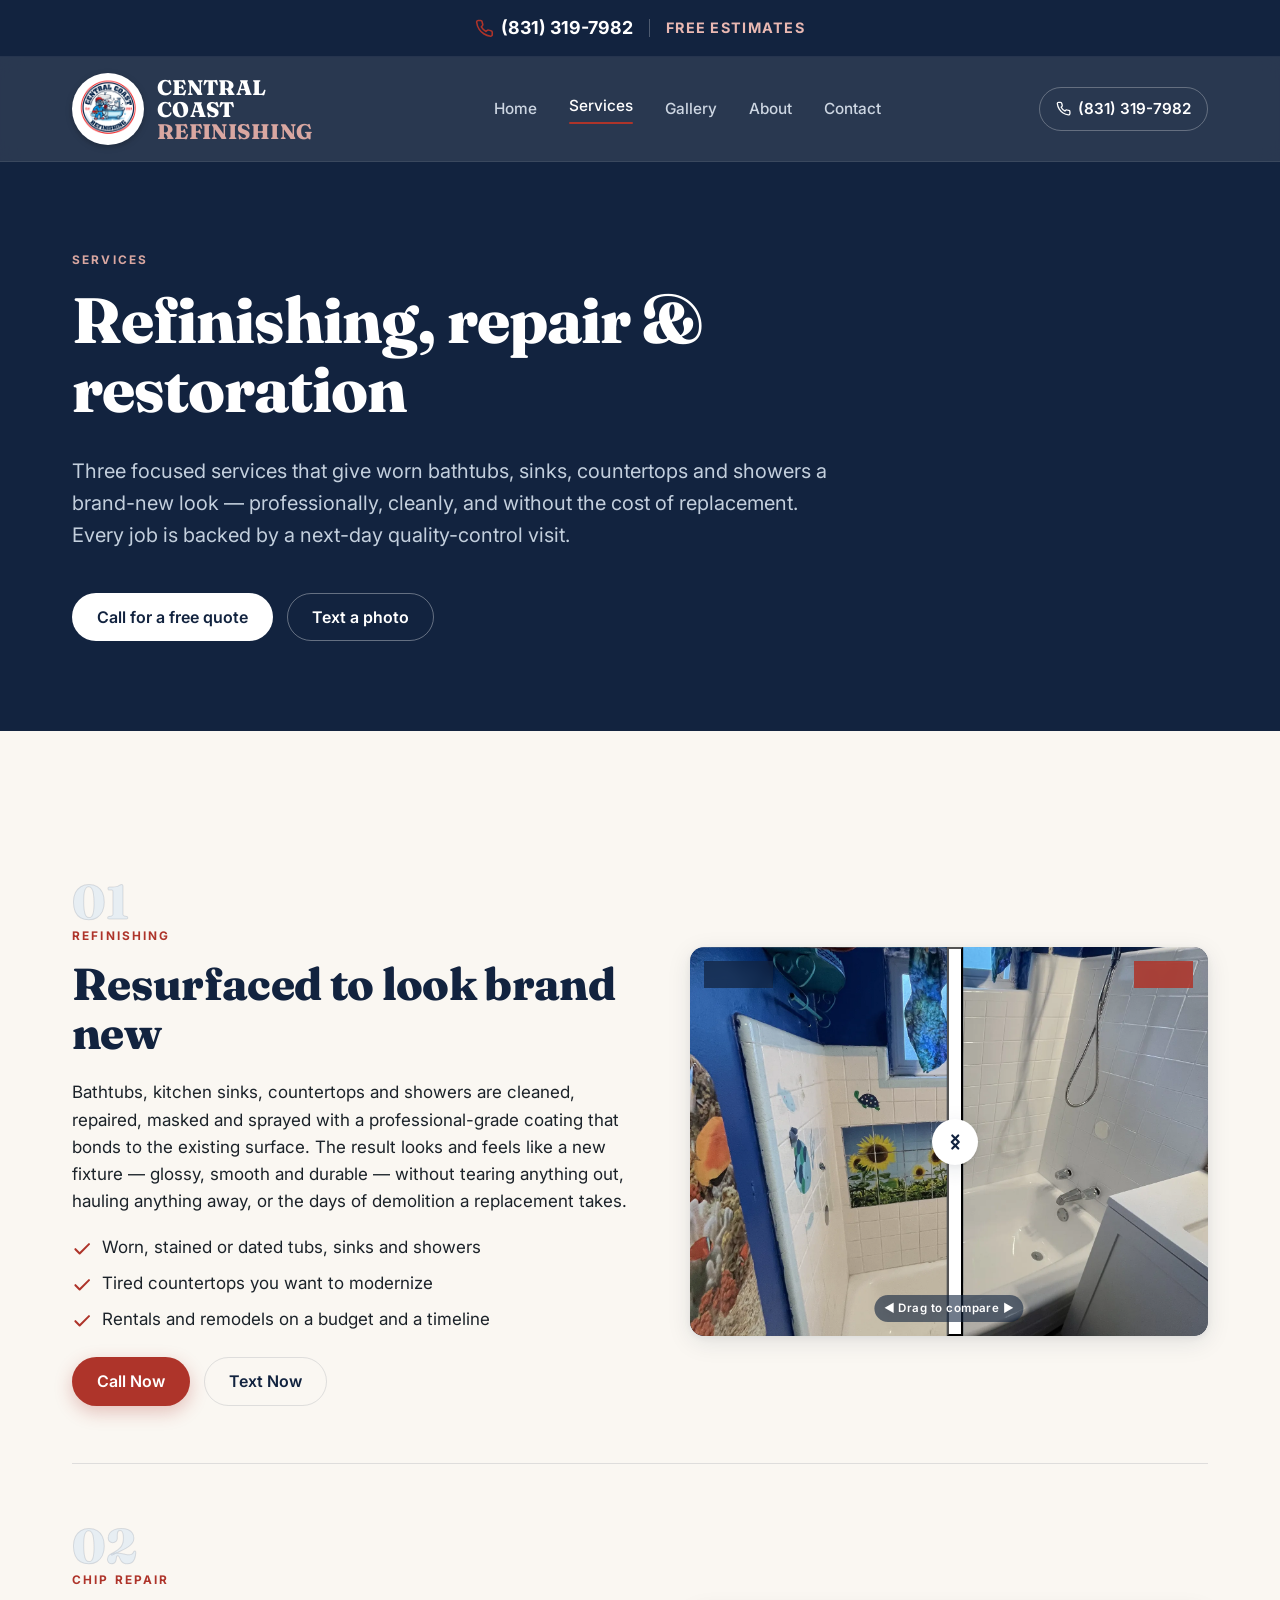
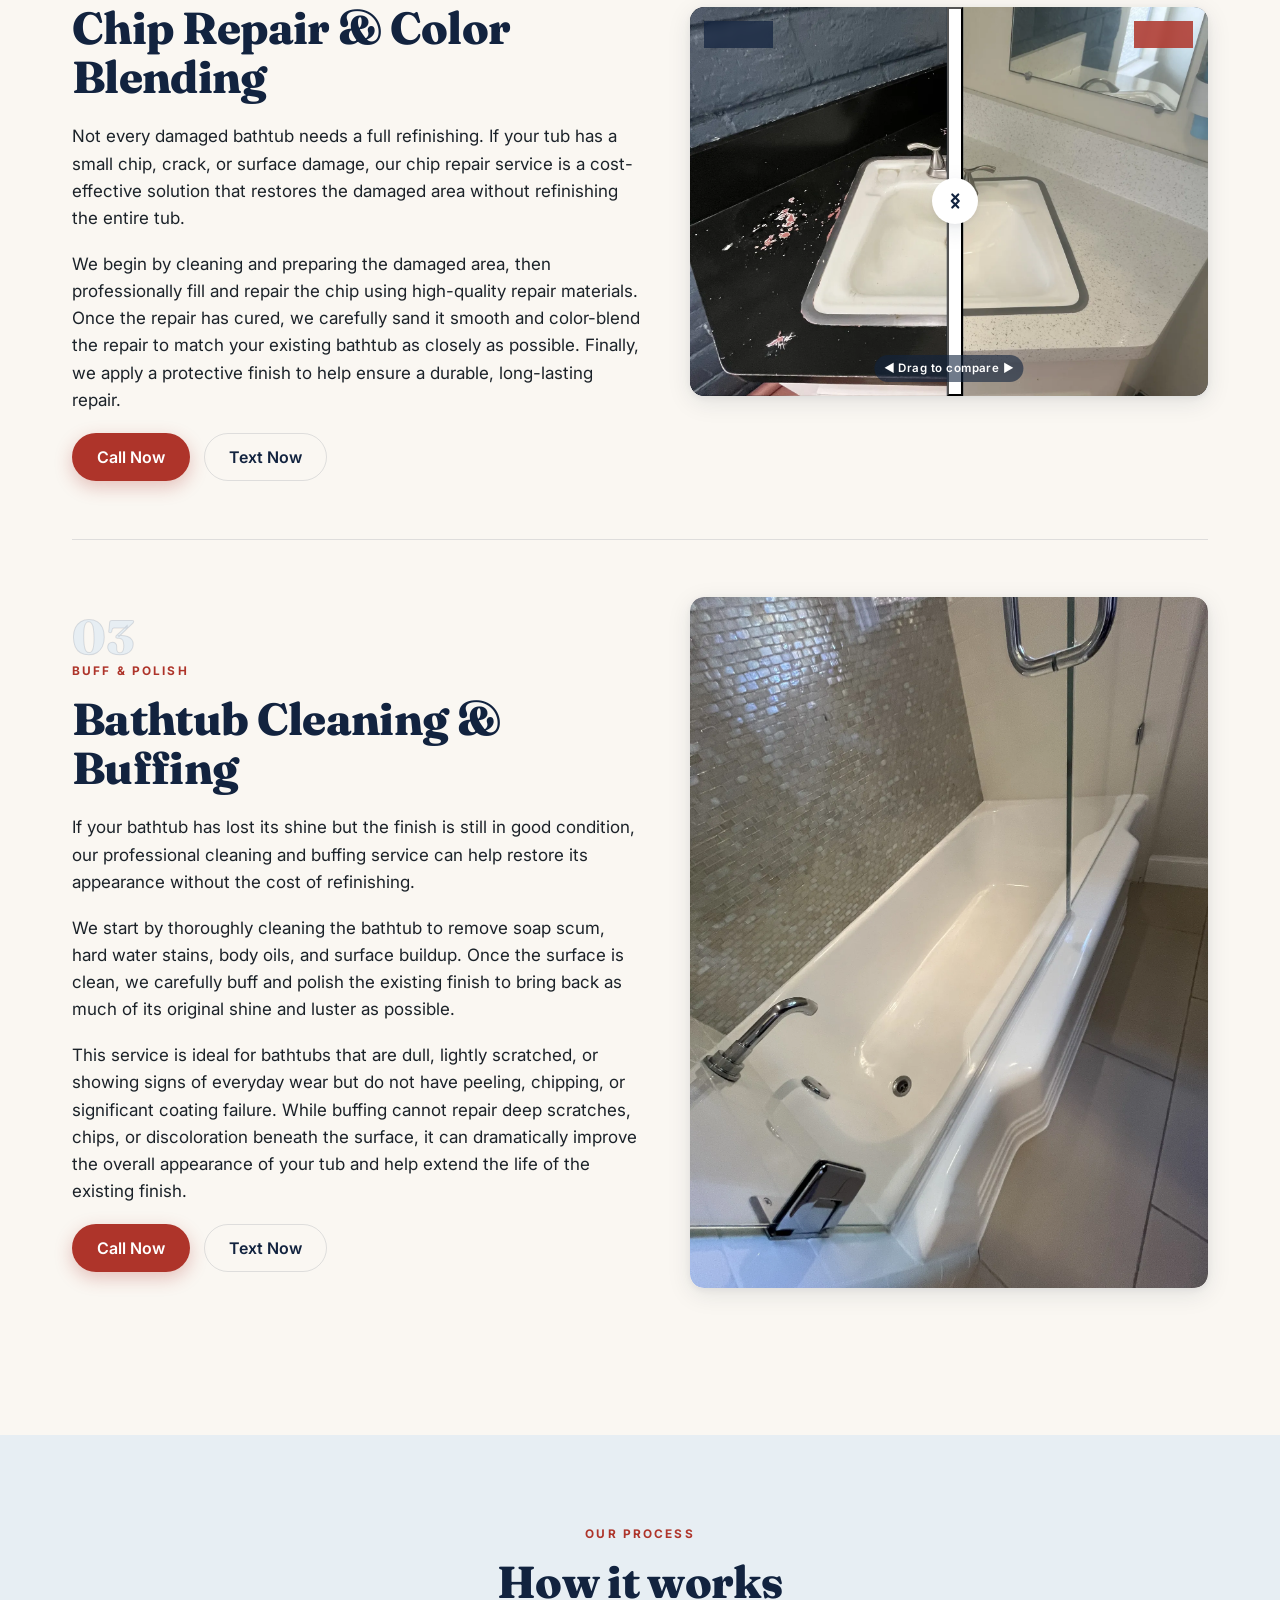
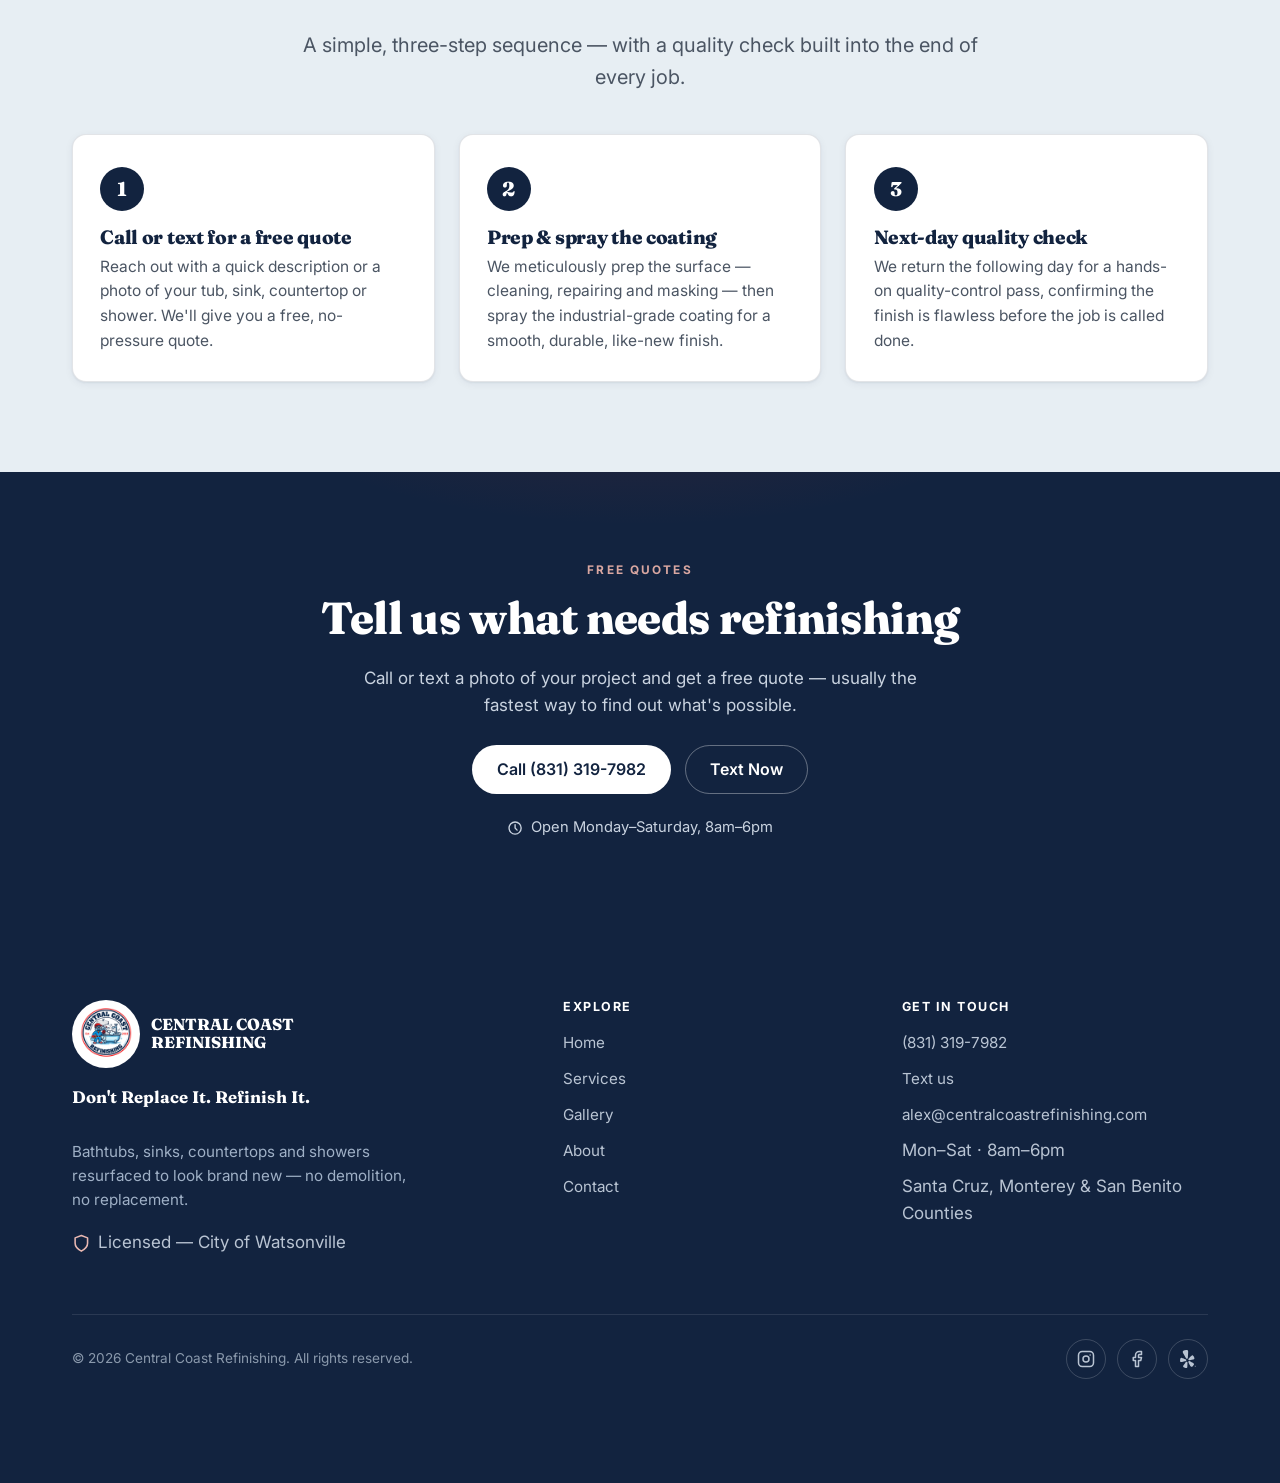
<file: services.html>
<!DOCTYPE html>
<html lang="en">
<head>
<meta charset="UTF-8">
<meta name="viewport" content="width=device-width, initial-scale=1">
<title>Services | Central Coast Refinishing — Refinishing, Chip Repair, Buff &amp; Polish</title>
<meta name="description" content="Refinishing for bathtubs, sinks, countertops and showers; chip and crack repair; and buff & polish. Industrial-grade coating, meticulous prep, and a next-day quality-control visit. Call or text for a free quote.">
<link rel="canonical" href="services.html">
<meta property="og:type" content="website">
<meta property="og:title" content="Services | Central Coast Refinishing">
<meta property="og:description" content="Refinishing, chip repair, and buff & polish for bathtubs, sinks, countertops and showers — done cleanly, without replacement.">
<meta property="og:image" content="images/og-image.jpg">
<meta name="twitter:card" content="summary_large_image">
<link rel="icon" href="favicon.ico" sizes="any">
<link rel="icon" type="image/png" href="images/logo/favicon-32.png" sizes="32x32">
<link rel="apple-touch-icon" href="apple-touch-icon.png">
<link rel="preconnect" href="https://fonts.googleapis.com">
<link rel="preconnect" href="https://fonts.gstatic.com" crossorigin>
<link href="https://fonts.googleapis.com/css2?family=Fraunces:opsz,wght@9..144,600;9..144,700;9..144,800;9..144,900&family=Inter:wght@400;500;600;700&display=swap" rel="stylesheet">
<link rel="stylesheet" href="css/style.css?v=9">
<noscript><style>.reveal{opacity:1;transform:none}</style></noscript>
</head>
<body>

<div class="topbar">
  <div class="wrap topbar__inner">
    <a class="topbar__phone" href="tel:+18313197982">
      <svg viewBox="0 0 24 24" fill="none" stroke="currentColor" stroke-width="2" stroke-linecap="round" stroke-linejoin="round" aria-hidden="true"><path d="M22 16.92v3a2 2 0 0 1-2.18 2 19.79 19.79 0 0 1-8.63-3.07 19.5 19.5 0 0 1-6-6 19.79 19.79 0 0 1-3.07-8.67A2 2 0 0 1 4.11 2h3a2 2 0 0 1 2 1.72c.13.96.36 1.9.7 2.81a2 2 0 0 1-.45 2.11L8.09 9.91a16 16 0 0 0 6 6l1.27-1.27a2 2 0 0 1 2.11-.45c.9.34 1.85.57 2.81.7A2 2 0 0 1 22 16.92z"/></svg>
      (831) 319-7982
    </a>
    <span class="topbar__divider" aria-hidden="true"></span>
    <span class="topbar__estimate">Free Estimates</span>
  </div>
</div>

<header class="header" id="site-header">
  <div class="wrap header__inner">
    <a class="brand" href="index.html" aria-label="Central Coast Refinishing home">
      <picture><source srcset="images/logo/logo.webp" type="image/webp"><img class="brand__logo" src="images/logo/logo.png" alt="" width="72" height="72"></picture>
      <span class="brand__name">Central Coast <span>Refinishing</span></span>
    </a>
    <nav class="nav" aria-label="Primary">
      <a href="index.html">Home</a>
      <a href="services.html" class="active" aria-current="page">Services</a>
      <a href="gallery.html">Gallery</a>
      <a href="about.html">About</a>
      <a href="contact.html">Contact</a>
    </nav>
    <a class="header__phone" href="tel:+18313197982">
      <svg viewBox="0 0 24 24" fill="none" stroke="currentColor" stroke-width="2" stroke-linecap="round" stroke-linejoin="round" aria-hidden="true"><path d="M22 16.92v3a2 2 0 0 1-2.18 2 19.79 19.79 0 0 1-8.63-3.07 19.5 19.5 0 0 1-6-6 19.79 19.79 0 0 1-3.07-8.67A2 2 0 0 1 4.11 2h3a2 2 0 0 1 2 1.72c.13.96.36 1.9.7 2.81a2 2 0 0 1-.45 2.11L8.09 9.91a16 16 0 0 0 6 6l1.27-1.27a2 2 0 0 1 2.11-.45c.9.34 1.85.57 2.81.7A2 2 0 0 1 22 16.92z"/></svg>
      (831) 319-7982
    </a>
    <button class="nav-toggle" aria-label="Menu" aria-expanded="false" aria-controls="site-header"><span></span><span></span><span></span></button>
  </div>
</header>

<main>

<!-- Page intro -->
<section class="section section--navy">
  <div class="wrap">
    <div class="section-head reveal" style="max-width:70ch">
      <span class="eyebrow on-navy">Services</span>
      <h1>Refinishing, repair &amp; restoration</h1>
      <p class="lead">Three focused services that give worn bathtubs, sinks, countertops and showers a brand-new look — professionally, cleanly, and without the cost of replacement. Every job is backed by a next-day quality-control visit.</p>
    </div>
    <div class="btn-row reveal">
      <a class="btn btn--onnavy" href="tel:+18313197982">Call for a free quote</a>
      <a class="btn btn--onnavy-ghost" href="sms:+18313197982">Text a photo</a>
    </div>
  </div>
</section>

<!-- Service details -->
<section class="section">
  <div class="wrap">

    <!-- Refinishing -->
    <div class="svc reveal" id="refinishing">
      <div class="svc__body">
        <span class="svc__num">01</span>
        <span class="eyebrow">Refinishing</span>
        <h2>Resurfaced to look brand new</h2>
        <p>Bathtubs, kitchen sinks, countertops and showers are cleaned, repaired, masked and sprayed with a professional-grade coating that bonds to the existing surface. The result looks and feels like a new fixture — glossy, smooth and durable — without tearing anything out, hauling anything away, or the days of demolition a replacement takes.</p>
        <ul class="svc__good">
          <li><svg viewBox="0 0 24 24" fill="none" stroke="currentColor" stroke-width="2.4" stroke-linecap="round" stroke-linejoin="round" aria-hidden="true"><path d="M20 6 9 17l-5-5"/></svg> Worn, stained or dated tubs, sinks and showers</li>
          <li><svg viewBox="0 0 24 24" fill="none" stroke="currentColor" stroke-width="2.4" stroke-linecap="round" stroke-linejoin="round" aria-hidden="true"><path d="M20 6 9 17l-5-5"/></svg> Tired countertops you want to modernize</li>
          <li><svg viewBox="0 0 24 24" fill="none" stroke="currentColor" stroke-width="2.4" stroke-linecap="round" stroke-linejoin="round" aria-hidden="true"><path d="M20 6 9 17l-5-5"/></svg> Rentals and remodels on a budget and a timeline</li>
        </ul>
        <div class="btn-row">
          <a class="btn btn--primary" href="tel:+18313197982">Call Now</a>
          <a class="btn btn--ghost" href="sms:+18313197982">Text Now</a>
        </div>
      </div>
      <div class="svc__media">
        <div class="ba" data-ba>
          <picture><source srcset="images/before-after/tub-blue-after.webp" type="image/webp"><img class="ba__img ba__after" src="images/before-after/tub-blue-after.jpg" alt="A bathtub and tile surround after refinishing — a clean, glossy white"></picture>
          <div class="ba__before-wrap"><picture><source srcset="images/before-after/tub-blue-before.webp" type="image/webp"><img class="ba__img" src="images/before-after/tub-blue-before.jpg" alt="The same bathtub and tile surround before refinishing — worn and dated"></picture></div>
          <span class="ba__tag ba__tag--before">Before</span>
          <span class="ba__tag ba__tag--after">After</span>
          <button class="ba__handle" type="button" role="slider" aria-label="Reveal before and after" aria-valuemin="0" aria-valuemax="100" aria-valuenow="50"><span class="ba__knob"><svg viewBox="0 0 24 24" fill="none" stroke="currentColor" stroke-width="2" stroke-linecap="round" stroke-linejoin="round" aria-hidden="true"><path d="m15 18-6-6 6-6"/><path d="m9 6 6 6-6 6" transform="translate(0.5 0)"/></svg></span></button>
          <span class="ba__hint">◀ Drag to compare ▶</span>
        </div>
      </div>
    </div>

    <!-- Chip Repair -->
    <div class="svc svc--flip reveal" id="chip-repair">
      <div class="svc__body">
        <span class="svc__num">02</span>
        <span class="eyebrow">Chip Repair</span>
        <h2>Chip Repair &amp; Color Blending</h2>
        <p>Not every damaged bathtub needs a full refinishing. If your tub has a small chip, crack, or surface damage, our chip repair service is a cost-effective solution that restores the damaged area without refinishing the entire tub.</p>
        <p>We begin by cleaning and preparing the damaged area, then professionally fill and repair the chip using high-quality repair materials. Once the repair has cured, we carefully sand it smooth and color-blend the repair to match your existing bathtub as closely as possible. Finally, we apply a protective finish to help ensure a durable, long-lasting repair.</p>
        <div class="btn-row">
          <a class="btn btn--primary" href="tel:+18313197982">Call Now</a>
          <a class="btn btn--ghost" href="sms:+18313197982">Text Now</a>
        </div>
      </div>
      <div class="svc__media">
        <div class="ba" data-ba>
          <picture><source srcset="images/before-after/sink-corner-after.webp" type="image/webp"><img class="ba__img ba__after" src="images/before-after/sink-corner-after.jpg" alt="A corner bathroom sink and countertop after refinishing — smooth and white"></picture>
          <div class="ba__before-wrap"><picture><source srcset="images/before-after/sink-corner-before.webp" type="image/webp"><img class="ba__img" src="images/before-after/sink-corner-before.jpg" alt="The same corner sink and countertop before refinishing — a dated dark countertop, chipped and worn"></picture></div>
          <span class="ba__tag ba__tag--before">Before</span>
          <span class="ba__tag ba__tag--after">After</span>
          <button class="ba__handle" type="button" role="slider" aria-label="Reveal before and after" aria-valuemin="0" aria-valuemax="100" aria-valuenow="50"><span class="ba__knob"><svg viewBox="0 0 24 24" fill="none" stroke="currentColor" stroke-width="2" stroke-linecap="round" stroke-linejoin="round" aria-hidden="true"><path d="m15 18-6-6 6-6"/><path d="m9 6 6 6-6 6" transform="translate(0.5 0)"/></svg></span></button>
          <span class="ba__hint">◀ Drag to compare ▶</span>
        </div>
      </div>
    </div>

    <!-- Buff & Polish -->
    <div class="svc reveal" id="buff-polish">
      <div class="svc__body">
        <span class="svc__num">03</span>
        <span class="eyebrow">Buff &amp; Polish</span>
        <h2>Bathtub Cleaning &amp; Buffing</h2>
        <p>If your bathtub has lost its shine but the finish is still in good condition, our professional cleaning and buffing service can help restore its appearance without the cost of refinishing.</p>
        <p>We start by thoroughly cleaning the bathtub to remove soap scum, hard water stains, body oils, and surface buildup. Once the surface is clean, we carefully buff and polish the existing finish to bring back as much of its original shine and luster as possible.</p>
        <p>This service is ideal for bathtubs that are dull, lightly scratched, or showing signs of everyday wear but do not have peeling, chipping, or significant coating failure. While buffing cannot repair deep scratches, chips, or discoloration beneath the surface, it can dramatically improve the overall appearance of your tub and help extend the life of the existing finish.</p>
        <div class="btn-row">
          <a class="btn btn--primary" href="tel:+18313197982">Call Now</a>
          <a class="btn btn--ghost" href="sms:+18313197982">Text Now</a>
        </div>
      </div>
      <div class="svc__media">
        <picture><source srcset="images/gallery/gallery-05.webp" type="image/webp"><img src="images/gallery/gallery-05.jpg" alt="A refinished white bathtub with a glass door and mosaic tile surround, polished to a bright shine" loading="lazy" width="1600" height="2133" style="border-radius:14px"></picture>
      </div>
    </div>

  </div>
</section>

<!-- How It Works -->
<section class="section section--gloss">
  <div class="wrap">
    <div class="section-head center reveal">
      <span class="eyebrow">Our Process</span>
      <h2>How it works</h2>
      <p class="lead">A simple, three-step sequence — with a quality check built into the end of every job.</p>
    </div>
    <div class="steps">
      <div class="step reveal"><div class="step__num">1</div><h3>Call or text for a free quote</h3><p>Reach out with a quick description or a photo of your tub, sink, countertop or shower. We'll give you a free, no-pressure quote.</p></div>
      <div class="step reveal d1"><div class="step__num">2</div><h3>Prep &amp; spray the coating</h3><p>We meticulously prep the surface — cleaning, repairing and masking — then spray the industrial-grade coating for a smooth, durable, like-new finish.</p></div>
      <div class="step reveal d2"><div class="step__num">3</div><h3>Next-day quality check</h3><p>We return the following day for a hands-on quality-control pass, confirming the finish is flawless before the job is called done.</p></div>
    </div>
  </div>
</section>

<!-- Closing CTA -->
<section class="section cta-band">
  <div class="wrap reveal">
    <span class="eyebrow on-navy">Free Quotes</span>
    <h2>Tell us what needs refinishing</h2>
    <p>Call or text a photo of your project and get a free quote — usually the fastest way to find out what's possible.</p>
    <div class="btn-row center" style="margin-top:1.6rem">
      <a class="btn btn--onnavy" href="tel:+18313197982">Call (831) 319-7982</a>
      <a class="btn btn--onnavy-ghost" href="sms:+18313197982">Text Now</a>
    </div>
    <p class="cta-band__hours"><svg viewBox="0 0 24 24" fill="none" stroke="currentColor" stroke-width="2" stroke-linecap="round" stroke-linejoin="round" aria-hidden="true"><circle cx="12" cy="12" r="9"/><path d="M12 7v5l3 3"/></svg> Open Monday–Saturday, 8am–6pm</p>
  </div>
</section>

</main>

<footer class="footer">
  <div class="wrap">
    <div class="footer__grid">
      <div>
        <div class="footer__brand">
          <picture><source srcset="images/logo/logo.webp" type="image/webp"><img src="images/logo/logo.png" alt="Central Coast Refinishing logo" width="68" height="68"></picture>
          <span>Central Coast Refinishing</span>
        </div>
        <p class="footer__tag"><strong>Don't Replace It. Refinish It.</strong><br>Bathtubs, sinks, countertops and showers resurfaced to look brand new — no demolition, no replacement.</p>
        <p class="footer__license"><svg viewBox="0 0 24 24" fill="none" stroke="currentColor" stroke-width="2" stroke-linecap="round" stroke-linejoin="round" aria-hidden="true"><path d="M12 22s8-4 8-10V5l-8-3-8 3v7c0 6 8 10 8 10z"/></svg> Licensed — City of Watsonville</p>
      </div>
      <div>
        <h4>Explore</h4>
        <ul>
          <li><a href="index.html">Home</a></li>
          <li><a href="services.html">Services</a></li>
          <li><a href="gallery.html">Gallery</a></li>
          <li><a href="about.html">About</a></li>
          <li><a href="contact.html">Contact</a></li>
        </ul>
      </div>
      <div>
        <h4>Get in touch</h4>
        <ul>
          <li><a href="tel:+18313197982">(831) 319-7982</a></li>
          <li><a href="sms:+18313197982">Text us</a></li>
          <li><a href="mailto:alex@centralcoastrefinishing.com">alex@centralcoastrefinishing.com</a></li>
          <li>Mon–Sat · 8am–6pm</li>
          <li>Santa Cruz, Monterey &amp; San Benito Counties</li>
        </ul>
      </div>
    </div>
    <div class="footer__meta">
      <span>© <span data-year>2026</span> Central Coast Refinishing. All rights reserved.</span>
      <span class="footer__social">
        <a href="https://www.instagram.com/centralcoast_refinishing/" target="_blank" rel="noopener" aria-label="Instagram"><svg viewBox="0 0 24 24" fill="none" stroke="currentColor" stroke-width="2" stroke-linecap="round" stroke-linejoin="round" aria-hidden="true"><rect x="2" y="2" width="20" height="20" rx="5"/><circle cx="12" cy="12" r="4"/><circle cx="17.5" cy="6.5" r="1" fill="currentColor" stroke="none"/></svg></a>
        <a href="https://www.facebook.com/profile.php?id=61558514482755" target="_blank" rel="noopener" aria-label="Facebook"><svg viewBox="0 0 24 24" fill="none" stroke="currentColor" stroke-width="2" stroke-linecap="round" stroke-linejoin="round" aria-hidden="true"><path d="M18 2h-3a5 5 0 0 0-5 5v3H7v4h3v8h4v-8h3l1-4h-4V7a1 1 0 0 1 1-1h3z"/></svg></a>
        <a href="https://yelp.to/YThw_GFJgo" target="_blank" rel="noopener" aria-label="Yelp"><svg viewBox="0 0 24 24" fill="currentColor" aria-hidden="true"><path d="m7.6885 15.1415-3.6715.8483c-.3769.0871-.755.183-1.1452.155-.2611-.0188-.5122-.0414-.7606-.213a1.179 1.179 0 0 1-.331-.3594c-.3486-.5519-.3656-1.3661-.3697-2.0004a6.2874 6.2874 0 0 1 .3314-2.0642 1.857 1.857 0 0 1 .1073-.2474 2.3426 2.3426 0 0 1 .1255-.2165 2.4572 2.4572 0 0 1 .1563-.1975 1.1736 1.1736 0 0 1 .399-.2831 1.082 1.082 0 0 1 .4592-.0837c.2355.0016.5139.052.91.1734.0555.0191.1237.0382.1856.0572.3277.1013.7048.2404 1.1499.3987.6863.2404 1.3663.487 2.0463.7397l1.2117.4423c.2217.0807.4363.18.6412.297.174.0984.3273.2298.4512.387a1.217 1.217 0 0 1 .192.4309 1.2205 1.2205 0 0 1-.872 1.4522c-.0468.0151-.0852.0239-.1085.0293l-1.105.2553-.0031-.001zM18.8208 7.565a1.8506 1.8506 0 0 0-.2042-.1754 2.4082 2.4082 0 0 0-.2077-.1394 2.3607 2.3607 0 0 0-.2269-.109 1.1705 1.1705 0 0 0-.482-.0796 1.0862 1.0862 0 0 0-.4498.1263c-.2107.1048-.4388.2732-.742.5551-.042.0417-.0947.0886-.142.133-.2502.2351-.5286.5252-.8599.863a114.6363 114.6363 0 0 0-1.5166 1.5629l-.8962.9293a4.1897 4.1897 0 0 0-.4466.5483 1.541 1.541 0 0 0-.2364.5459 1.2199 1.2199 0 0 0 .0107.4518l.0046.02a1.218 1.218 0 0 0 1.4184.923 1.162 1.162 0 0 0 .1105-.0213l4.7781-1.104c.3766-.087.7587-.1667 1.097-.3631.2269-.1316.4428-.262.5909-.5252a1.1793 1.1793 0 0 0 .1405-.4683c.0733-.6512-.2668-1.3908-.5403-1.963a6.2792 6.2792 0 0 0-1.2001-1.7103zM8.9703.0754a8.6724 8.6724 0 0 0-.83.1564c-.2754.066-.548.1383-.8146.2236-.868.2844-2.0884.8063-2.295 1.8065-.1165.5655.1595 1.1439.3737 1.66.2595.6254.614 1.1889.9373 1.7777.8543 1.5545 1.7245 3.0993 2.5922 4.6457.259.4617.5416 1.0464 1.043 1.2856a1.058 1.058 0 0 0 .1013.0383c.2248.0851.4699.1016.7041.0471a4.3015 4.3015 0 0 0 .0418-.0097 1.2136 1.2136 0 0 0 .5658-.3397 1.1033 1.1033 0 0 0 .079-.0822c.3463-.435.3454-1.0833.3764-1.6134.1042-1.771.2139-3.5423.3009-5.3142.0332-.6712.1055-1.3333.0655-2.0096-.0328-.5579-.0368-1.1984-.3891-1.6563-.6218-.8073-1.9476-.741-2.8523-.6158zm2.084 15.9505a1.1053 1.1053 0 0 0-1.2306-.4145 1.1398 1.1398 0 0 0-.1526.0633 1.4806 1.4806 0 0 0-.2171.1354c-.1992.1475-.3668.3392-.5196.5315-.0386.049-.074.1143-.12.1562l-.7686 1.0573a113.9168 113.9168 0 0 0-1.2913 1.789c-.278.3895-.5184.7184-.7083 1.0094-.036.0547-.0734.116-.1075.1647-.2277.3522-.3566.6092-.4228.8381a1.0945 1.0945 0 0 0-.046.4721c.0211.1655.0768.3246.1635.467.046.0715.0957.1406.1487.207a2.334 2.334 0 0 0 .1754.1825 1.843 1.843 0 0 0 .2108.1732c.5304.369 1.1112.6342 1.722.8391a6.0958 6.0958 0 0 0 1.5716.3004c.091.0046.1821.0025.2728-.006a2.3878 2.3878 0 0 0 .2506-.0351 2.3862 2.3862 0 0 0 .2447-.071 1.1927 1.1927 0 0 0 .4175-.2658c.1127-.113.1994-.249.2541-.3989.0889-.2214.1473-.5026.1857-.92.0034-.0593.0118-.1305.0177-.1958.0304-.3463.0443-.7531.0666-1.2315.0375-.7357.067-1.4681.0903-2.2026 0 0 .0495-1.3053.0494-1.306.0113-.3008.002-.6342-.0814-.9336a1.396 1.396 0 0 0-.1756-.4054zm8.6754 2.0439c-.1605-.176-.3878-.3514-.7462-.5682-.0518-.0288-.1124-.0674-.1684-.1009-.2985-.1795-.658-.3684-1.078-.5965a120.7615 120.7615 0 0 0-1.9427-1.042l-1.1515-.6107c-.0597-.0175-.1203-.0607-.1766-.0878-.2212-.1058-.4558-.2045-.6992-.2498a1.4915 1.4915 0 0 0-.2545-.0265 1.1527 1.1527 0 0 0-.1648.01 1.1077 1.1077 0 0 0-.9227.9133 1.4186 1.4186 0 0 0 .0159.439c.0563.3065.1932.6096.3346.875l.615 1.1526c.3422.65.6884 1.2963 1.0435 1.9406.229.4202.4196.7799.5982 1.078.0338.056.0721.1163.1011.1682.2173.3584.392.584.569.7458.1146.1107.252.195.4026.247.1583.0525.326.071.4919.0546a2.368 2.368 0 0 0 .251-.0435c.0817-.022.1622-.048.241-.0784a1.863 1.863 0 0 0 .2475-.1143 6.1018 6.1018 0 0 0 1.2818-.9597c.4596-.4522.8659-.9454 1.182-1.51.044-.08.0819-.163.1138-.2483a2.49 2.49 0 0 0 .0773-.2411c.0186-.083.033-.1669.0429-.2513a1.188 1.188 0 0 0-.0565-.491 1.0933 1.0933 0 0 0-.248-.4041zm2.86 3.742a.8523.8523 0 0 1-.111.4236c-.074.132-.178.2377-.3115.3172a.8428.8428 0 0 1-.4385.119.847.847 0 0 1-.4373-.1179.8526.8526 0 0 1-.3125-.3171.8548.8548 0 0 1-.111-.4248c0-.1526.038-.2958.1143-.4294a.8405.8405 0 0 1 .315-.3159.849.849 0 0 1 .4315-.1156.8514.8514 0 0 1 .4294.1144.84.84 0 0 1 .316.3148.8494.8494 0 0 1 .1156.4317zm-.1202 0c0-.1328-.0332-.256-.0996-.3698s-.1564-.2038-.2702-.2702a.7125.7125 0 0 0-.371-.1007.7204.7204 0 0 0-.3698.0996.7487.7487 0 0 0-.2713.2702.7181.7181 0 0 0-.0996.3709c0 .132.0332.2557.0996.371a.7355.7355 0 0 0 .2713.2713.7354.7354 0 0 0 .3698.0985.7205.7205 0 0 0 .3698-.0996.7423.7423 0 0 0 .2702-.2691.7186.7186 0 0 0 .1008-.3721zm-.577.0584.2724.4522h-.1922l-.237-.4052h-.1546v.4052h-.1695v-1.02h.2988c.1268 0 .2195.0247.2783.0744.0595.0496.0892.1252.0892.2267a.2785.2785 0 0 1-.0492.1625c-.032.0466-.0775.0813-.1362.1042zm-.0412-.1408a.1532.1532 0 0 0 .056-.1214c0-.0573-.0164-.0981-.0491-.1225-.0329-.0251-.0847-.0377-.1557-.0377h-.1214v.3285h.1237c.061 0 .1098-.0157.1465-.047z"/></svg></a>
      </span>
    </div>
  </div>
</footer>

<nav class="mobile-bar" aria-label="Quick contact">
  <a class="mb-call" href="tel:+18313197982"><svg viewBox="0 0 24 24" fill="none" stroke="currentColor" stroke-width="2" stroke-linecap="round" stroke-linejoin="round" aria-hidden="true"><path d="M22 16.92v3a2 2 0 0 1-2.18 2 19.79 19.79 0 0 1-8.63-3.07 19.5 19.5 0 0 1-6-6 19.79 19.79 0 0 1-3.07-8.67A2 2 0 0 1 4.11 2h3a2 2 0 0 1 2 1.72c.13.96.36 1.9.7 2.81a2 2 0 0 1-.45 2.11L8.09 9.91a16 16 0 0 0 6 6l1.27-1.27a2 2 0 0 1 2.11-.45c.9.34 1.85.57 2.81.7A2 2 0 0 1 22 16.92z"/></svg> Call Now</a>
  <a class="mb-text" href="sms:+18313197982"><svg viewBox="0 0 24 24" fill="none" stroke="currentColor" stroke-width="2" stroke-linecap="round" stroke-linejoin="round" aria-hidden="true"><path d="M21 15a2 2 0 0 1-2 2H7l-4 4V5a2 2 0 0 1 2-2h14a2 2 0 0 1 2 2z"/></svg> Text Now</a>
</nav>

<script src="js/before-after.js?v=2"></script>
<script src="js/main.js?v=2"></script>
</body>
</html>
</file>
<file: css/style.css>
/* ==========================================================================
   CENTRAL COAST REFINISHING
   Material-inspired design system — porcelain, navy glaze, refinish red.
   Vanilla CSS, no framework.
   ========================================================================== */

:root {
  /* Brand palette */
  --navy:      #12233F;   /* Coastal Navy   — headers, footer, CTA bands */
  --red:       #AE342A;   /* Refinish Red   — accent only, used sparingly */
  --porcelain: #FAF7F2;   /* Porcelain      — main warm off-white bg */
  --gloss:     #E7EEF3;   /* Coating Gloss  — pale icy blue-grey alt bg */
  --steel:     #4B5563;   /* Warm Steel     — secondary text, borders */
  --ink:       #1B2229;   /* Ink            — body copy, not pure black */

  /* Derived tints */
  --navy-90:   rgba(18, 35, 63, 0.90);
  --navy-line: rgba(18, 35, 63, 0.12);
  --red-dark:  #8f2820;
  --steel-15:  rgba(75, 85, 99, 0.15);
  --white:     #ffffff;

  --shadow-sm: 0 1px 2px rgba(18, 35, 63, 0.06),
               0 2px 8px rgba(18, 35, 63, 0.06);
  --shadow-md: 0 6px 24px rgba(18, 35, 63, 0.10),
               0 2px 6px rgba(18, 35, 63, 0.06);
  --shadow-lg: 0 18px 50px rgba(18, 35, 63, 0.16);

  --radius:    14px;
  --radius-sm: 9px;
  --maxw:      1180px;

  --font-display: "Fraunces", Georgia, "Times New Roman", serif;
  --font-body: "Inter", -apple-system, BlinkMacSystemFont, "Segoe UI", Roboto, sans-serif;

  --header-h: 104px;
  --ease: cubic-bezier(0.22, 0.61, 0.36, 1);
}

/* ---------- Reset-ish base ---------- */
*,
*::before,
*::after { box-sizing: border-box; }

html { -webkit-text-size-adjust: 100%; scroll-behavior: smooth; }

body {
  margin: 0;
  font-family: var(--font-body);
  color: var(--ink);
  background: var(--porcelain);
  line-height: 1.6;
  font-size: 17px;
  -webkit-font-smoothing: antialiased;
  text-rendering: optimizeLegibility;
  overflow-x: hidden;
}

img { max-width: 100%; height: auto; display: block; }

a { color: var(--red); text-decoration: none; }
a:hover { text-decoration: underline; }

h1, h2, h3, h4 {
  font-family: var(--font-display);
  color: var(--navy);
  line-height: 1.08;
  letter-spacing: -0.015em;
  font-weight: 800;
  margin: 0 0 0.5em;
}

h1 { font-size: clamp(2.3rem, 6vw, 4rem); }
h2 { font-size: clamp(1.9rem, 4vw, 2.8rem); }
h3 { font-size: clamp(1.25rem, 2.2vw, 1.55rem); }

p { margin: 0 0 1.1em; }

/* ---------- Utilities ---------- */
.wrap { width: 100%; max-width: var(--maxw); margin: 0 auto; padding: 0 22px; }

.eyebrow {
  font-family: var(--font-body);
  text-transform: uppercase;
  letter-spacing: 0.18em;
  font-size: 0.74rem;
  font-weight: 700;
  color: var(--red);
  margin: 0 0 0.9rem;
  display: block;
}
.eyebrow.on-navy { color: #d9a7a1; }

.section { padding: clamp(3.4rem, 7vw, 6rem) 0; }
.section--gloss { background: var(--gloss); }
.section--navy { background: var(--navy); color: #dfe6ef; }
.section--navy h1,
.section--navy h2,
.section--navy h3 { color: #fff; }

.lead {
  font-size: clamp(1.05rem, 1.6vw, 1.25rem);
  color: var(--steel);
  max-width: 60ch;
}
.section--navy .lead { color: #c3cfdd; }

.center { text-align: center; }
.center .lead { margin-left: auto; margin-right: auto; }

.section-head { max-width: 62ch; margin-bottom: 2.6rem; }
.section-head.center { margin-left: auto; margin-right: auto; }

/* ---------- Buttons ---------- */
.btn {
  display: inline-flex;
  align-items: center;
  justify-content: center;
  gap: 0.5em;
  font-family: var(--font-body);
  font-weight: 600;
  font-size: 1rem;
  line-height: 1;
  padding: 0.95em 1.5em;
  border-radius: 100px;
  border: 1.5px solid transparent;
  cursor: pointer;
  transition: transform 0.18s var(--ease), background 0.18s var(--ease),
              box-shadow 0.18s var(--ease), color 0.18s var(--ease);
  text-decoration: none;
}
.btn:hover { text-decoration: none; transform: translateY(-2px); }
.btn:active { transform: translateY(0); }

.btn--primary {
  background: var(--red);
  color: #fff;
  box-shadow: 0 6px 18px rgba(174, 52, 42, 0.28);
}
.btn--primary:hover { background: var(--red-dark); color: #fff; }

.btn--ghost {
  background: transparent;
  color: var(--navy);
  border-color: var(--navy-line);
}
.btn--ghost:hover { border-color: var(--navy); background: rgba(18,35,63,0.04); color: var(--navy); }

.btn--onnavy {
  background: #fff;
  color: var(--navy);
}
.btn--onnavy:hover { background: var(--gloss); color: var(--navy); }

.btn--onnavy-ghost {
  background: transparent;
  color: #fff;
  border-color: rgba(255,255,255,0.35);
}
.btn--onnavy-ghost:hover { border-color: #fff; background: rgba(255,255,255,0.08); color: #fff; }

.btn svg { width: 1.05em; height: 1.05em; }

.btn-row { display: flex; flex-wrap: wrap; gap: 0.85rem; }
.btn-row.center { justify-content: center; }

/* Visible keyboard focus everywhere */
a:focus-visible,
button:focus-visible,
.btn:focus-visible,
[tabindex]:focus-visible,
.ba-handle:focus-visible {
  outline: 3px solid var(--red);
  outline-offset: 3px;
  border-radius: 6px;
}
.section--navy a:focus-visible,
.header a:focus-visible { outline-color: #f0b8b2; }

/* ==========================================================================
   TOP BAR — phone number + free estimates, visible above the fold
   ========================================================================== */
.topbar { background: var(--navy); border-bottom: 1px solid rgba(255,255,255,0.08); }
.topbar__inner {
  display: flex;
  align-items: center;
  justify-content: center;
  gap: 1rem;
  flex-wrap: wrap;
  padding: 0.85rem 22px;
}
.topbar__phone {
  display: inline-flex;
  align-items: center;
  gap: 0.45rem;
  color: #fff;
  font-weight: 700;
  font-size: 1.12rem;
  white-space: nowrap;
}
.topbar__phone svg { width: 1.05em; height: 1.05em; color: var(--red); flex: none; }
.topbar__phone:hover { color: #e9b8b2; text-decoration: none; }
.topbar__divider { width: 1px; height: 18px; background: rgba(255,255,255,0.25); flex: none; }
.topbar__estimate {
  color: #e9b8b2;
  font-weight: 700;
  font-size: 0.9rem;
  text-transform: uppercase;
  letter-spacing: 0.09em;
  white-space: nowrap;
}
@media (max-width: 480px) {
  .topbar__inner { gap: 0.6rem; padding: 0.7rem 16px; }
  .topbar__phone { font-size: 1rem; }
  .topbar__estimate { font-size: 0.78rem; }
}

/* ==========================================================================
   HEADER
   ========================================================================== */
.header {
  position: sticky;
  top: 0;
  z-index: 60;
  background: var(--navy-90);
  backdrop-filter: saturate(140%) blur(10px);
  -webkit-backdrop-filter: saturate(140%) blur(10px);
  border-bottom: 1px solid rgba(255,255,255,0.08);
  transition: padding 0.25s var(--ease), background 0.25s var(--ease);
}
.header__inner {
  display: flex;
  align-items: center;
  justify-content: space-between;
  gap: 1rem;
  height: var(--header-h);
  transition: height 0.25s var(--ease);
}
.header.scrolled { background: var(--navy); }
.header.scrolled .header__inner { height: 82px; }

.brand { display: flex; align-items: center; gap: 0.8rem; text-decoration: none; }
.brand:hover { text-decoration: none; }
.brand__logo {
  width: 72px; height: 72px;
  border-radius: 50%;
  flex: none;
  transition: width 0.25s var(--ease), height 0.25s var(--ease);
  background: #fff;
  padding: 2px;
  box-shadow: 0 2px 6px rgba(0,0,0,0.25);
}
.header.scrolled .brand__logo { width: 56px; height: 56px; }
.brand__name {
  font-family: var(--font-display);
  color: #fff;
  font-weight: 800;
  font-size: 1.32rem;
  letter-spacing: 0.02em;
  line-height: 1.05;
  text-transform: uppercase;
  max-width: 12ch;
}
.brand__name span { color: #d9a7a1; }

.nav { display: flex; align-items: center; gap: 0.4rem; }
.nav a {
  color: #cdd6e2;
  font-size: 0.96rem;
  font-weight: 500;
  padding: 0.5rem 0.8rem;
  border-radius: 8px;
  transition: color 0.15s, background 0.15s;
}
.nav a:hover { color: #fff; background: rgba(255,255,255,0.08); text-decoration: none; }
.nav a.active { color: #fff; }
.nav a.active::after {
  content: "";
  display: block;
  height: 2px;
  background: var(--red);
  border-radius: 2px;
  margin-top: 3px;
}

.header__phone {
  display: inline-flex;
  align-items: center;
  gap: 0.45rem;
  color: #fff;
  font-weight: 600;
  padding: 0.55rem 1rem;
  border: 1.5px solid rgba(255,255,255,0.28);
  border-radius: 100px;
  font-size: 0.95rem;
  white-space: nowrap;
}
.header__phone:hover { background: #fff; color: var(--navy); text-decoration: none; }
.header__phone svg { width: 1em; height: 1em; }

.nav-toggle {
  display: none;
  background: transparent;
  border: 0;
  padding: 0.4rem;
  cursor: pointer;
}
.nav-toggle span {
  display: block; width: 26px; height: 2px; background: #fff;
  margin: 5px 0; border-radius: 2px; transition: transform 0.25s, opacity 0.25s;
}

/* ==========================================================================
   HERO
   ========================================================================== */
.hero { background: var(--navy); color: #fff; position: relative; overflow: hidden; }
.hero::before {
  content: "";
  position: absolute; inset: 0;
  background:
    radial-gradient(1200px 400px at 80% -10%, rgba(174,52,42,0.18), transparent 60%),
    radial-gradient(900px 500px at -10% 110%, rgba(231,238,243,0.10), transparent 60%);
  pointer-events: none;
}
.hero__grid {
  display: grid;
  grid-template-columns: 1.02fr 1.2fr;
  gap: clamp(1.6rem, 4vw, 3.4rem);
  align-items: center;
  padding: clamp(2.6rem, 5vw, 4.4rem) 0 clamp(3rem, 5vw, 4.6rem);
  position: relative;
  z-index: 1;
}
.hero__copy h1 { color: #fff; }
.hero__copy h1 em {
  font-style: italic;
  color: #e9b8b2;
  font-weight: 700;
}
.hero__sub { font-size: clamp(1.05rem, 1.7vw, 1.28rem); color: #c9d3e0; max-width: 46ch; margin-bottom: 1.6rem; }
.hero__note { font-size: 0.9rem; color: #9fb0c6; margin-top: 1.2rem; display: flex; align-items: center; gap: 0.5rem; }
.hero__note svg { width: 1.05em; height: 1.05em; color: #e9b8b2; flex: none; }

/* ==========================================================================
   BEFORE / AFTER SLIDER
   ========================================================================== */
.ba {
  position: relative;
  width: 100%;
  aspect-ratio: 4 / 3;
  border-radius: var(--radius);
  overflow: hidden;
  box-shadow: var(--shadow-lg);
  touch-action: pan-y;
  user-select: none;
  background: var(--steel);
  cursor: ew-resize;
  isolation: isolate;
}
.ba__img {
  position: absolute; inset: 0;
  width: 100%; height: 100%;
  object-fit: cover;
  pointer-events: none;
}
/* "After" is the base layer; "before" is clipped on top */
.ba__after { z-index: 1; }
.ba__before-wrap {
  position: absolute; inset: 0;
  z-index: 2;
  width: 100%; height: 100%;
  overflow: hidden;
  clip-path: inset(0 50% 0 0);
  will-change: clip-path;
}
.ba__before-wrap .ba__img { width: 100%; height: 100%; }

.ba__tag {
  position: absolute;
  top: 14px;
  z-index: 4;
  font-family: var(--font-body);
  font-size: 0.7rem;
  font-weight: 700;
  letter-spacing: 0.12em;
  text-transform: uppercase;
  padding: 0.4em 0.75em;
  border-radius: 100px;
  color: #fff;
  background: rgba(18,35,63,0.72);
  backdrop-filter: blur(4px);
  pointer-events: none;
}
.ba__tag--before { left: 14px; }
.ba__tag--after { right: 14px; background: rgba(174,52,42,0.85); }

.ba__handle {
  position: absolute;
  top: 0; bottom: 0;
  left: 50%;
  z-index: 3;
  width: 3px;
  margin-left: -1.5px;
  background: #fff;
  box-shadow: 0 0 0 1px rgba(18,35,63,0.2);
  will-change: left;
  cursor: ew-resize;
}
.ba__knob {
  position: absolute;
  top: 50%; left: 50%;
  transform: translate(-50%, -50%);
  width: 46px; height: 46px;
  border-radius: 50%;
  background: #fff;
  box-shadow: var(--shadow-md);
  display: grid;
  place-items: center;
  color: var(--navy);
}
.ba__knob svg { width: 26px; height: 26px; }
.ba__hint {
  position: absolute;
  left: 50%; bottom: 14px;
  transform: translateX(-50%);
  z-index: 4;
  font-size: 0.72rem;
  font-weight: 600;
  letter-spacing: 0.04em;
  color: #fff;
  background: rgba(18,35,63,0.6);
  padding: 0.35em 0.8em;
  border-radius: 100px;
  pointer-events: none;
  transition: opacity 0.4s;
}
.ba.touched .ba__hint { opacity: 0; }

/* Placeholder state when a photo is missing */
.ba__placeholder {
  position: absolute; inset: 0;
  display: grid; place-items: center;
  background: repeating-linear-gradient(45deg, #d7dde4, #d7dde4 12px, #cfd6de 12px, #cfd6de 24px);
  color: var(--steel);
  font-size: 0.8rem;
  font-weight: 600;
  text-align: center;
  padding: 1rem;
}

/* ==========================================================================
   TRUST STRIP
   ========================================================================== */
.trust {
  background: var(--porcelain);
  border-bottom: 1px solid var(--navy-line);
}
.trust__row {
  display: flex;
  flex-wrap: wrap;
  justify-content: center;
  gap: 0.6rem 2.4rem;
  padding: 1.15rem 0;
}
.trust__item {
  display: flex; align-items: center; gap: 0.55rem;
  font-weight: 600; font-size: 0.94rem; color: var(--navy);
}
.trust__item svg { width: 1.2em; height: 1.2em; color: var(--red); flex: none; }

/* ==========================================================================
   CARDS / GRID
   ========================================================================== */
.grid-3 { display: grid; grid-template-columns: repeat(3, 1fr); gap: 1.4rem; }
.grid-2 { display: grid; grid-template-columns: repeat(2, 1fr); gap: 1.6rem; }

.card {
  background: #fff;
  border: 1px solid var(--navy-line);
  border-radius: var(--radius);
  padding: 1.8rem 1.7rem;
  box-shadow: var(--shadow-sm);
  transition: transform 0.2s var(--ease), box-shadow 0.2s var(--ease);
  display: flex;
  flex-direction: column;
}
.card:hover { transform: translateY(-4px); box-shadow: var(--shadow-md); }
.card__icon {
  width: 52px; height: 52px;
  border-radius: 13px;
  background: var(--gloss);
  color: var(--navy);
  display: grid; place-items: center;
  margin-bottom: 1.1rem;
}
.card__icon svg { width: 27px; height: 27px; }
.card h3 { margin-bottom: 0.5rem; }
.card p { color: var(--steel); font-size: 0.98rem; margin-bottom: 1.1rem; }
.card__link {
  margin-top: auto;
  font-weight: 600;
  color: var(--red);
  display: inline-flex; align-items: center; gap: 0.35rem;
}
.card__link svg { width: 1em; height: 1em; transition: transform 0.18s var(--ease); }
.card__link:hover svg { transform: translateX(3px); }

/* ==========================================================================
   WHY / FEATURE LIST
   ========================================================================== */
.why-grid { display: grid; grid-template-columns: repeat(3, 1fr); gap: 1.5rem; }
.why-item { padding: 0.4rem 0; }
.why-item__num {
  font-family: var(--font-display);
  font-weight: 800;
  color: var(--red);
  font-size: 1.05rem;
  display: inline-flex;
  align-items: center;
  gap: 0.6rem;
  margin-bottom: 0.7rem;
}
.why-item__num svg { width: 1.7em; height: 1.7em; color: var(--navy); }
.why-item h3 { font-size: 1.25rem; margin-bottom: 0.4rem; }
.why-item p { color: var(--steel); font-size: 0.98rem; margin: 0; }

.qc-banner {
  margin-top: 2.4rem;
  background: #fff;
  border: 1px solid var(--navy-line);
  border-left: 4px solid var(--red);
  border-radius: var(--radius);
  padding: 1.5rem 1.7rem;
  display: flex;
  gap: 1.1rem;
  align-items: flex-start;
  box-shadow: var(--shadow-sm);
}
.qc-banner svg { width: 2rem; height: 2rem; color: var(--red); flex: none; margin-top: 2px; }
.qc-banner p { margin: 0; color: var(--ink); }
.qc-banner strong { color: var(--navy); }

/* ==========================================================================
   GALLERY TEASER / GRID
   ========================================================================== */
.masonry {
  display: grid;
  grid-template-columns: repeat(3, 1fr);
  gap: 1rem;
}
.tile {
  position: relative;
  border-radius: var(--radius-sm);
  overflow: hidden;
  aspect-ratio: 1 / 1;
  box-shadow: var(--shadow-sm);
  cursor: pointer;
  background: var(--gloss);
  border: 0;
  padding: 0;
}
.tile img { width: 100%; height: 100%; object-fit: cover; transition: transform 0.4s var(--ease); }
.tile:hover img { transform: scale(1.05); }
.tile::after {
  content: "";
  position: absolute; inset: 0;
  background: linear-gradient(to top, rgba(18,35,63,0.35), transparent 45%);
  opacity: 0; transition: opacity 0.25s;
}
.tile:hover::after { opacity: 1; }

/* Before/after pair grid (gallery page) */
.ba-grid { display: grid; grid-template-columns: repeat(2, 1fr); gap: 1.6rem; }
.ba-card { }
.ba-card__caption {
  margin-top: 0.8rem;
  font-size: 0.95rem;
  color: var(--steel);
  font-weight: 500;
}
.ba-card__caption strong { color: var(--navy); font-weight: 700; }

/* ==========================================================================
   TESTIMONIALS
   ========================================================================== */
.testi-track-wrap { position: relative; }
.testi-track {
  display: flex;
  gap: 1.4rem;
  overflow-x: auto;
  scroll-snap-type: x mandatory;
  padding: 0.5rem 2px 1.4rem;
  scrollbar-width: none;
  -webkit-overflow-scrolling: touch;
}
.testi-track::-webkit-scrollbar { display: none; }
.testi {
  scroll-snap-align: start;
  flex: 0 0 clamp(280px, 82vw, 400px);
  background: #fff;
  border: 1px solid var(--navy-line);
  border-radius: var(--radius);
  padding: 1.7rem 1.6rem;
  box-shadow: var(--shadow-sm);
  display: flex;
  flex-direction: column;
}
.testi__stars { color: #E0A32E; letter-spacing: 2px; margin-bottom: 0.8rem; font-size: 1rem; }
.testi__quote { font-size: 1.02rem; color: var(--ink); margin-bottom: 1.1rem; }
.testi__by { margin-top: auto; font-weight: 600; color: var(--navy); font-size: 0.95rem; }
.testi__src { color: var(--steel); font-weight: 500; }

.testi-nav { display: flex; gap: 0.6rem; justify-content: center; margin-top: 0.6rem; }
.testi-nav button {
  width: 44px; height: 44px;
  border-radius: 50%;
  border: 1.5px solid var(--navy-line);
  background: #fff;
  color: var(--navy);
  cursor: pointer;
  display: grid; place-items: center;
  transition: background 0.15s, border-color 0.15s;
}
.testi-nav button:hover { background: var(--gloss); border-color: var(--navy); }
.testi-nav svg { width: 20px; height: 20px; }

/* ==========================================================================
   SERVICE DETAIL SECTIONS
   ========================================================================== */
.svc {
  display: grid;
  grid-template-columns: 1.1fr 1fr;
  gap: clamp(1.5rem, 4vw, 3rem);
  align-items: center;
  padding: clamp(2.4rem, 5vw, 3.6rem) 0;
  border-bottom: 1px solid var(--navy-line);
}
.svc:last-of-type { border-bottom: 0; }
.svc--flip .svc__media { order: 2; }
.svc__media { border-radius: var(--radius); overflow: hidden; box-shadow: var(--shadow-md); }
.svc__media .ba { box-shadow: none; }
.svc__num {
  font-family: var(--font-display);
  font-size: 3rem;
  font-weight: 800;
  color: var(--gloss);
  line-height: 1;
  -webkit-text-stroke: 1px var(--navy-line);
}
.svc h2 { margin-top: 0.3rem; }
.svc__good {
  list-style: none;
  padding: 0;
  margin: 1.1rem 0 1.5rem;
}
.svc__good li {
  display: flex; gap: 0.6rem; align-items: flex-start;
  margin-bottom: 0.55rem; color: var(--ink);
}
.svc__good svg { width: 1.2em; height: 1.2em; color: var(--red); flex: none; margin-top: 0.28em; }

/* ==========================================================================
   PROCESS STEPS
   ========================================================================== */
.steps { display: grid; grid-template-columns: repeat(3, 1fr); gap: 1.5rem; counter-reset: step; }
.step {
  background: #fff;
  border: 1px solid var(--navy-line);
  border-radius: var(--radius);
  padding: 2rem 1.7rem 1.7rem;
  position: relative;
  box-shadow: var(--shadow-sm);
}
.step__num {
  width: 44px; height: 44px;
  border-radius: 50%;
  background: var(--navy);
  color: #fff;
  font-family: var(--font-display);
  font-weight: 800;
  font-size: 1.25rem;
  display: grid; place-items: center;
  margin-bottom: 1rem;
}
.step h3 { font-size: 1.2rem; margin-bottom: 0.4rem; }
.step p { color: var(--steel); font-size: 0.97rem; margin: 0; }

/* Numbered "what happens" list (contact) */
.flow-list { list-style: none; counter-reset: flow; padding: 0; margin: 1.5rem 0 0; }
.flow-list li {
  counter-increment: flow;
  display: flex; gap: 1rem; align-items: flex-start;
  padding: 0.9rem 0;
  border-bottom: 1px solid var(--navy-line);
}
.flow-list li:last-child { border-bottom: 0; }
.flow-list li::before {
  content: counter(flow);
  flex: none;
  width: 34px; height: 34px;
  border-radius: 50%;
  background: var(--red);
  color: #fff;
  font-weight: 700;
  font-size: 0.95rem;
  display: grid; place-items: center;
}
.flow-list strong { color: var(--navy); }
.flow-list p { margin: 0; color: var(--steel); }

/* ==========================================================================
   FAQ ACCORDION
   ========================================================================== */
.faq-list { max-width: 800px; margin: 0 auto; display: flex; flex-direction: column; gap: 0.9rem; }
.faq-item {
  background: #fff;
  border: 1px solid var(--navy-line);
  border-radius: var(--radius-sm);
  box-shadow: var(--shadow-sm);
  overflow: hidden;
}
.faq-item summary {
  cursor: pointer;
  list-style: none;
  padding: 1.15rem 1.4rem;
  font-weight: 700;
  color: var(--navy);
  display: flex;
  align-items: center;
  justify-content: space-between;
  gap: 1rem;
}
.faq-item summary::-webkit-details-marker { display: none; }
.faq-item summary::after {
  content: "+";
  font-size: 1.5rem;
  line-height: 1;
  font-weight: 400;
  color: var(--red);
  flex: none;
  transition: transform 0.2s var(--ease);
}
.faq-item[open] summary::after { transform: rotate(45deg); }
.faq-item summary:focus-visible { outline: 3px solid var(--red); outline-offset: -3px; border-radius: 6px; }
.faq-item p { padding: 0 1.4rem 1.2rem; margin: 0; color: var(--steel); }

/* ==========================================================================
   CTA BAND
   ========================================================================== */
.cta-band { background: var(--navy); color: #fff; text-align: center; position: relative; overflow: hidden; }
.cta-band::before {
  content: "";
  position: absolute; inset: 0;
  background: radial-gradient(700px 300px at 50% -30%, rgba(174,52,42,0.22), transparent 65%);
}
.cta-band .wrap { position: relative; z-index: 1; }
.cta-band h2 { color: #fff; }
.cta-band p { color: #c9d3e0; max-width: 52ch; margin-left: auto; margin-right: auto; }
.cta-band__hours {
  margin-top: 1.4rem;
  font-size: 0.92rem;
  color: #9fb0c6;
  display: inline-flex; align-items: center; gap: 0.5rem;
}
.cta-band__hours svg { width: 1.1em; height: 1.1em; }

/* ==========================================================================
   CONTACT PAGE
   ========================================================================== */
.contact-hero { background: var(--navy); color: #fff; }
.contact-hero h1 { color: #fff; }
.contact-hero .lead { color: #e9eff6; }
.contact-cards { display: grid; grid-template-columns: repeat(2, 1fr); gap: 1.4rem; margin-top: 2rem; }
.contact-card {
  background: rgba(255,255,255,0.06);
  border: 1px solid rgba(255,255,255,0.14);
  border-radius: var(--radius);
  padding: 1.8rem;
  text-align: center;
}
.contact-card h3 { color: #fff; }
.contact-card p { color: #c9d3e0; margin-bottom: 1.2rem; }
.contact-big {
  font-family: var(--font-display);
  font-size: clamp(1.6rem, 4vw, 2.2rem);
  color: #fff;
  font-weight: 800;
  display: block;
  margin-bottom: 1.2rem;
}
.contact-big:hover { color: #e9b8b2; text-decoration: none; }

.info-grid { display: grid; grid-template-columns: repeat(3, 1fr); gap: 1.4rem; }
.info-block h3 { font-size: 1.15rem; display: flex; align-items: center; gap: 0.5rem; }
.info-block h3 svg { width: 1.2em; height: 1.2em; color: var(--red); }
.info-block p, .info-block a { color: var(--steel); }

/* ==========================================================================
   ABOUT
   ========================================================================== */
.about-grid { display: grid; grid-template-columns: 1.3fr 1fr; gap: clamp(1.6rem, 4vw, 3rem); align-items: start; }
.about-media { border-radius: var(--radius); overflow: hidden; box-shadow: var(--shadow-md); position: sticky; top: 100px; }
.stat-row { display: flex; flex-wrap: wrap; gap: 1.2rem; margin: 1.8rem 0; }
.stat {
  background: var(--gloss);
  border-radius: var(--radius-sm);
  padding: 1rem 1.3rem;
  flex: 1 1 140px;
}
.stat__n { font-family: var(--font-display); font-weight: 800; color: var(--navy); font-size: 1.9rem; line-height: 1; }
.stat__l { font-size: 0.85rem; color: var(--steel); margin-top: 0.3rem; }

.about-tagline {
  font-family: var(--font-display);
  font-weight: 700;
  font-size: clamp(1.15rem, 2.4vw, 1.5rem);
  color: #fff;
  margin-top: 0.7rem;
}
.about-tagline em { font-style: italic; color: #e9b8b2; }

/* ==========================================================================
   FOOTER
   ========================================================================== */
.footer { background: var(--navy); color: #b9c4d3; padding: 3.4rem 0 6.5rem; }
.footer__grid {
  display: grid;
  grid-template-columns: 1.5fr 1fr 1fr;
  gap: 2rem;
}
.footer__brand { display: flex; align-items: center; gap: 0.7rem; margin-bottom: 1rem; }
.footer__brand img { width: 68px; height: 68px; border-radius: 50%; background: #fff; padding: 3px; }
.footer__brand span {
  font-family: var(--font-display);
  color: #fff; font-weight: 800; text-transform: uppercase;
  font-size: 1rem; line-height: 1.1; max-width: 14ch;
}
.footer__tag { color: #9fb0c6; font-size: 0.95rem; max-width: 34ch; }
.footer__tag strong { display: block; color: #fff; font-family: var(--font-display); font-size: 1.05rem; margin-bottom: 0.3rem; }
.footer h4 {
  color: #fff; font-family: var(--font-body); text-transform: uppercase;
  letter-spacing: 0.12em; font-size: 0.78rem; margin: 0 0 1rem; font-weight: 700;
}
.footer ul { list-style: none; padding: 0; margin: 0; }
.footer li { margin-bottom: 0.55rem; }
.footer a { color: #b9c4d3; font-size: 0.95rem; }
.footer a:hover { color: #fff; }
.footer__meta {
  border-top: 1px solid rgba(255,255,255,0.1);
  margin-top: 2.4rem; padding-top: 1.5rem;
  display: flex; flex-wrap: wrap; gap: 0.6rem 1.4rem;
  align-items: center; justify-content: space-between;
  font-size: 0.85rem; color: #8a99ac;
}
.footer__social { display: flex; gap: 0.7rem; }
.footer__social a {
  width: 40px; height: 40px; border-radius: 50%;
  border: 1px solid rgba(255,255,255,0.18);
  display: grid; place-items: center;
}
.footer__social a:hover { background: rgba(255,255,255,0.1); }
.footer__social svg { width: 18px; height: 18px; }
.footer__license { display: inline-flex; align-items: center; gap: 0.45rem; }
.footer__license svg { width: 1.1em; height: 1.1em; color: #e9b8b2; }

/* ==========================================================================
   STICKY MOBILE CALL/TEXT BAR
   ========================================================================== */
.mobile-bar {
  position: fixed;
  left: 0; right: 0; bottom: 0;
  z-index: 70;
  display: none;
  gap: 1px;
  background: rgba(18,35,63,0.14);
  box-shadow: 0 -6px 20px rgba(18,35,63,0.14);
}
.mobile-bar a {
  flex: 1 1 50%;
  display: flex; align-items: center; justify-content: center; gap: 0.5rem;
  padding: 0.95rem 0.5rem;
  font-weight: 700;
  font-size: 1rem;
  color: #fff;
}
.mobile-bar a:hover { text-decoration: none; }
.mobile-bar .mb-call { background: var(--navy); }
.mobile-bar .mb-text { background: var(--red); }
.mobile-bar svg { width: 1.2em; height: 1.2em; }

/* ==========================================================================
   LIGHTBOX
   ========================================================================== */
.lightbox {
  position: fixed; inset: 0; z-index: 100;
  background: rgba(12, 22, 40, 0.92);
  display: none;
  align-items: center; justify-content: center;
  padding: 4vw;
}
.lightbox.open { display: flex; }
.lightbox img { max-width: 92vw; max-height: 86vh; border-radius: 8px; box-shadow: var(--shadow-lg); }
.lightbox__close, .lightbox__nav {
  position: absolute;
  background: rgba(255,255,255,0.14);
  border: 0; color: #fff; cursor: pointer;
  width: 52px; height: 52px; border-radius: 50%;
  display: grid; place-items: center;
  transition: background 0.15s;
}
.lightbox__close:hover, .lightbox__nav:hover { background: rgba(255,255,255,0.28); }
.lightbox__close { top: 20px; right: 20px; }
.lightbox__nav svg, .lightbox__close svg { width: 26px; height: 26px; }
.lightbox__prev { left: 16px; top: 50%; transform: translateY(-50%); }
.lightbox__next { right: 16px; top: 50%; transform: translateY(-50%); }

/* ==========================================================================
   SCROLL REVEAL
   ========================================================================== */
.reveal { opacity: 0; transform: translateY(22px); transition: opacity 0.7s var(--ease), transform 0.7s var(--ease); }
.reveal.in { opacity: 1; transform: none; }
.reveal.d1 { transition-delay: 0.08s; }
.reveal.d2 { transition-delay: 0.16s; }
.reveal.d3 { transition-delay: 0.24s; }

/* ==========================================================================
   RESPONSIVE
   ========================================================================== */
@media (max-width: 940px) {
  .hero__grid { grid-template-columns: 1fr; }
  .hero__media { order: -1; }
  .grid-3, .why-grid, .steps, .info-grid { grid-template-columns: 1fr 1fr; }
  .svc { grid-template-columns: 1fr; }
  .svc--flip .svc__media { order: 0; }
  .about-grid { grid-template-columns: 1fr; }
  .about-media { position: static; order: -1; }
  .footer__grid { grid-template-columns: 1fr 1fr; }
}

@media (max-width: 820px) {
  .nav, .header__phone { display: none; }
  .nav-toggle { display: block; }
  .header.nav-open .nav {
    display: flex;
    position: absolute;
    top: 100%; left: 0; right: 0;
    flex-direction: column;
    align-items: stretch;
    background: var(--navy);
    padding: 0.8rem 1rem 1.2rem;
    gap: 0.2rem;
    border-top: 1px solid rgba(255,255,255,0.1);
    box-shadow: var(--shadow-md);
  }
  .header.nav-open .nav a { padding: 0.85rem 0.8rem; font-size: 1.05rem; }
  .header.nav-open .nav a.active::after { display: none; }
  .mobile-bar { display: flex; }
  body { padding-bottom: 0; }
}

@media (max-width: 620px) {
  .grid-3, .why-grid, .steps, .masonry, .ba-grid, .grid-2,
  .contact-cards, .info-grid, .footer__grid { grid-template-columns: 1fr; }
  .masonry { grid-template-columns: 1fr 1fr; }
  body { font-size: 16px; }
  .section { padding: 2.8rem 0; }
  .footer { padding-bottom: 6rem; }
}

/* ==========================================================================
   REDUCED MOTION
   ========================================================================== */
@media (prefers-reduced-motion: reduce) {
  html { scroll-behavior: auto; }
  *, *::before, *::after {
    animation-duration: 0.001ms !important;
    transition-duration: 0.001ms !important;
  }
  .reveal { opacity: 1; transform: none; }
  .tile:hover img { transform: none; }
}
</file>
